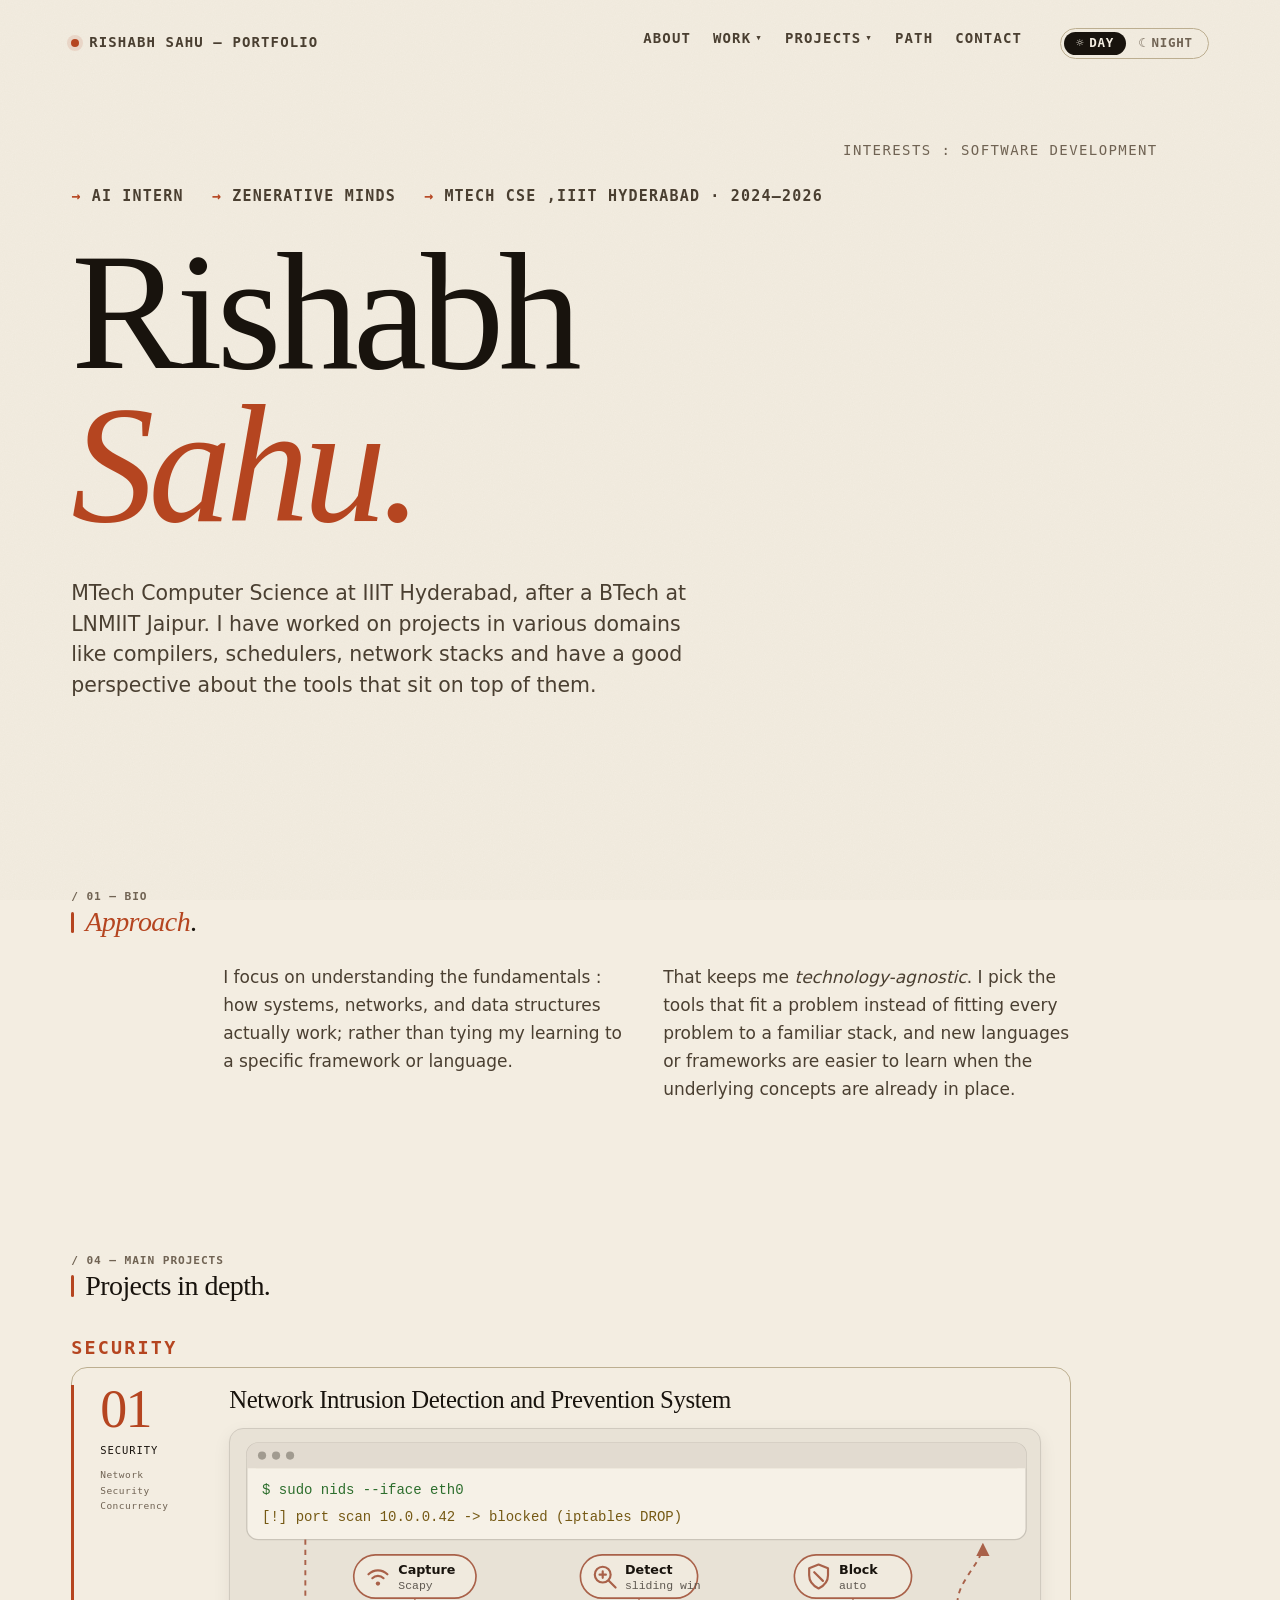
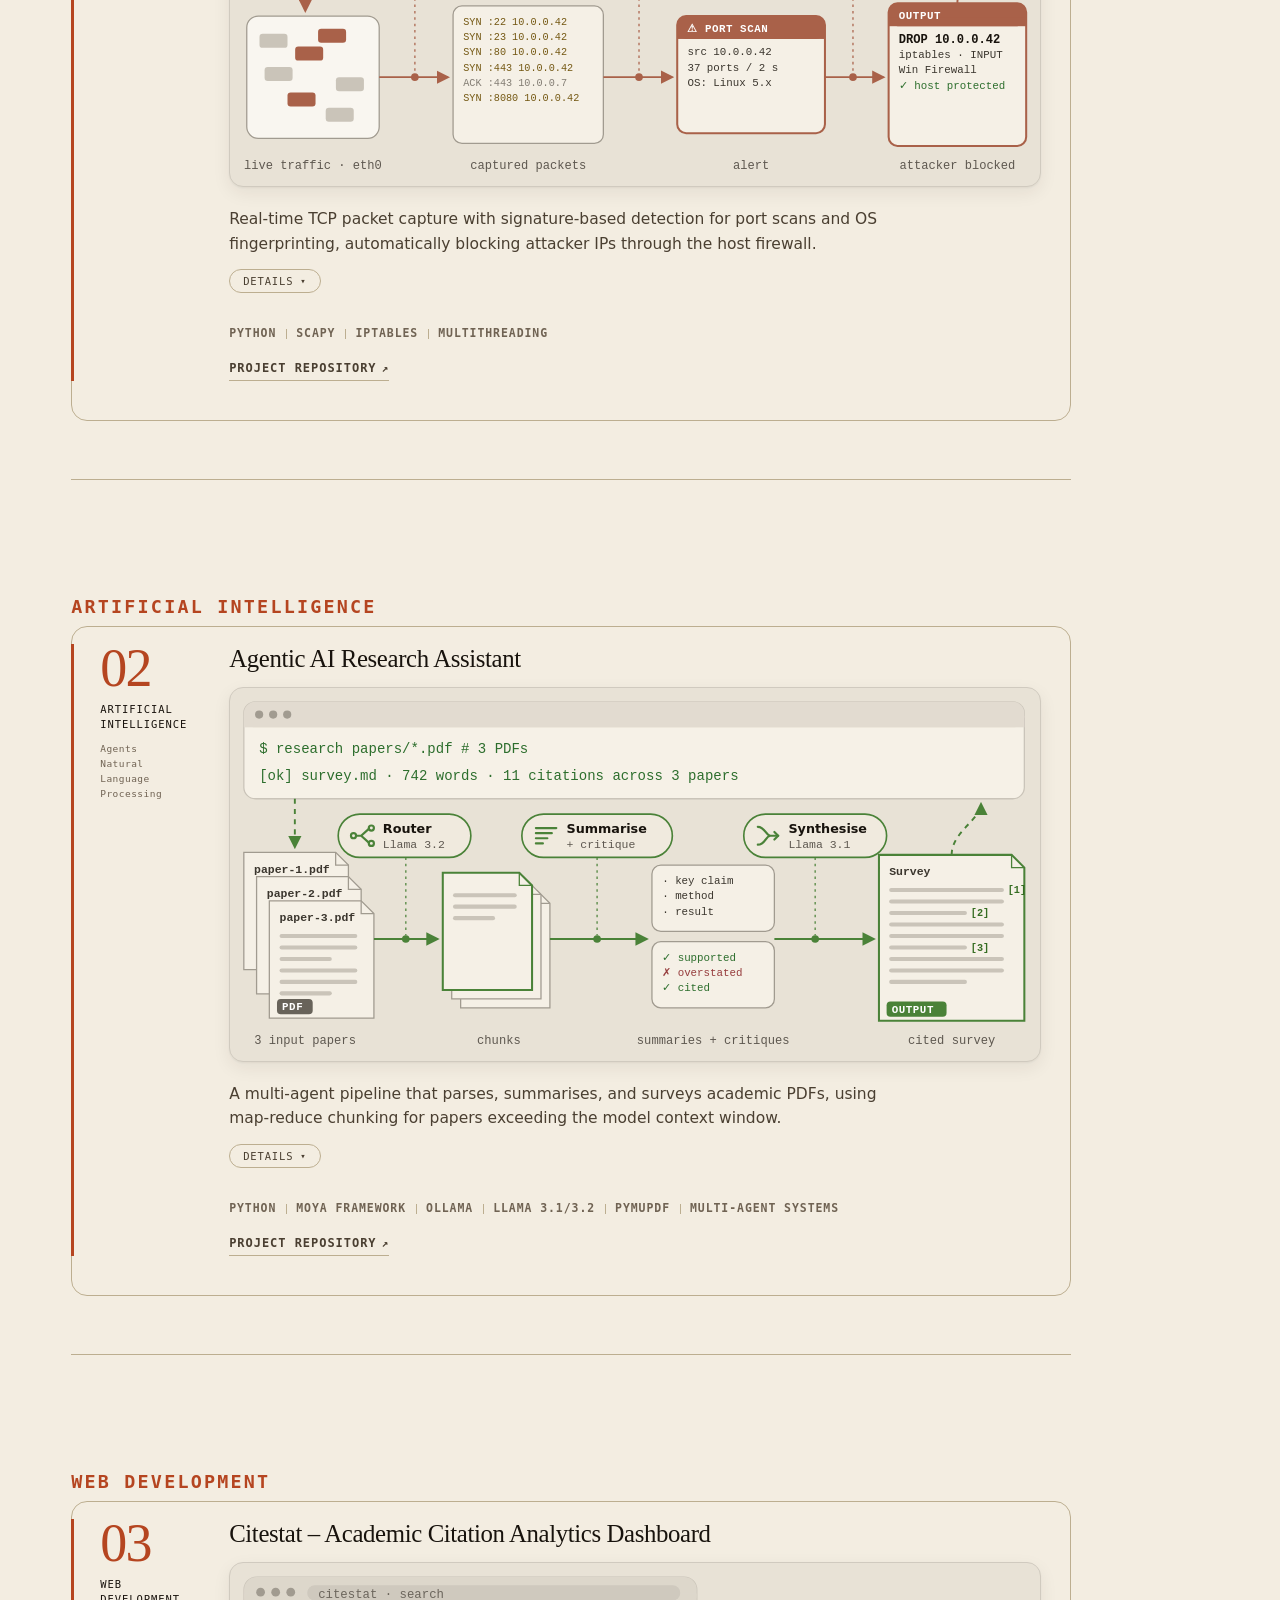
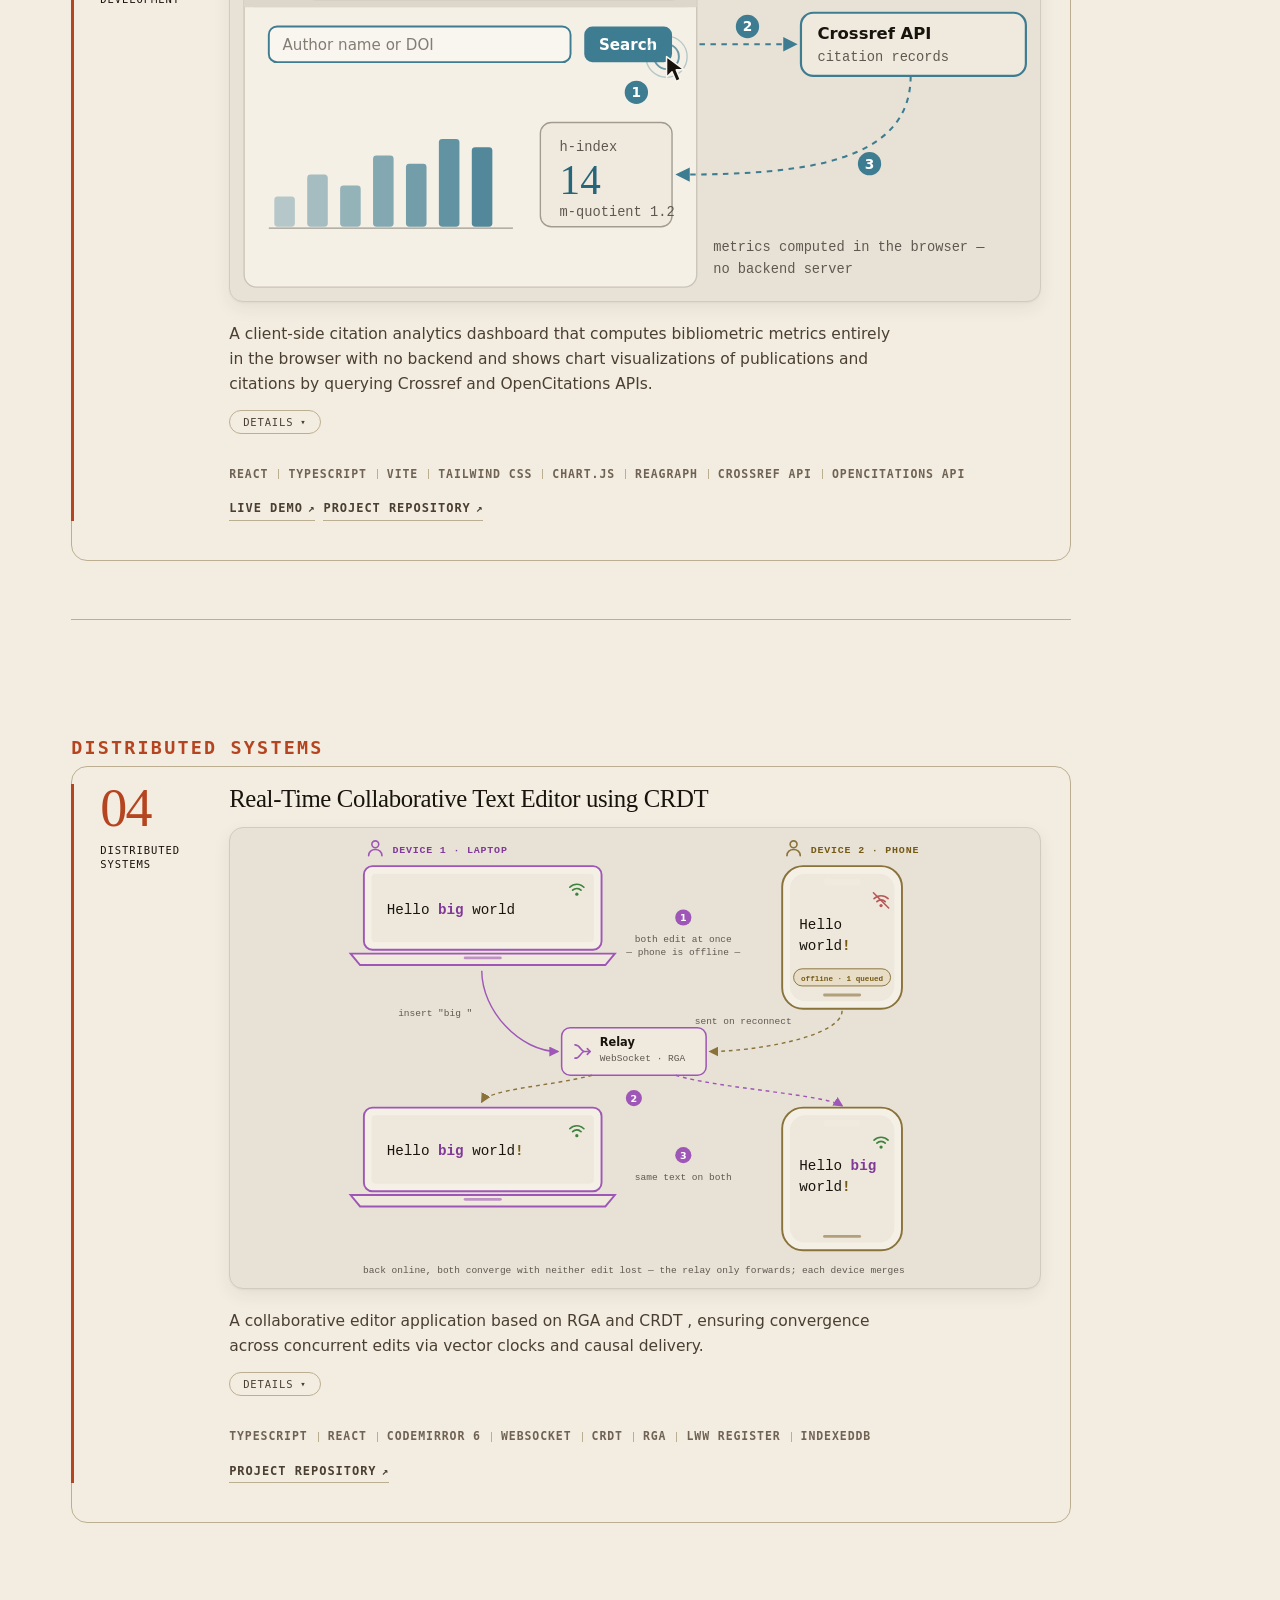
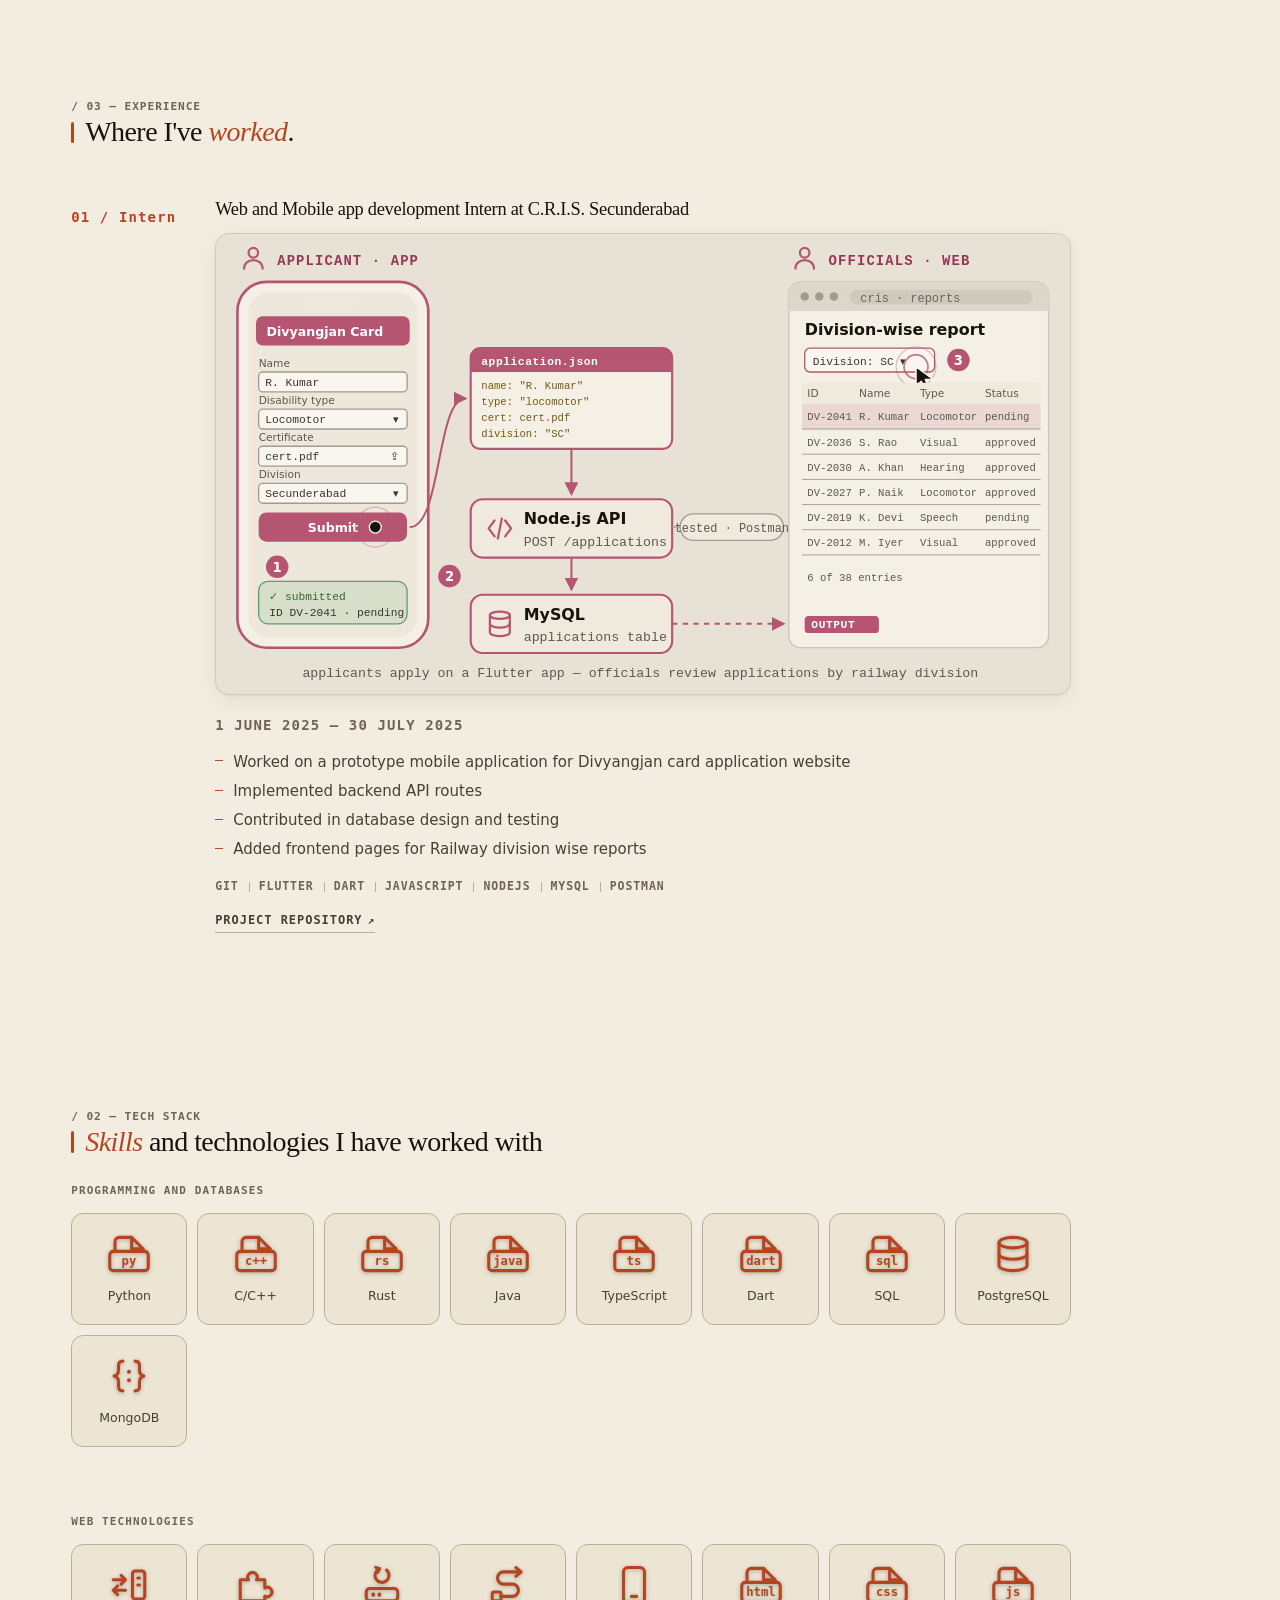
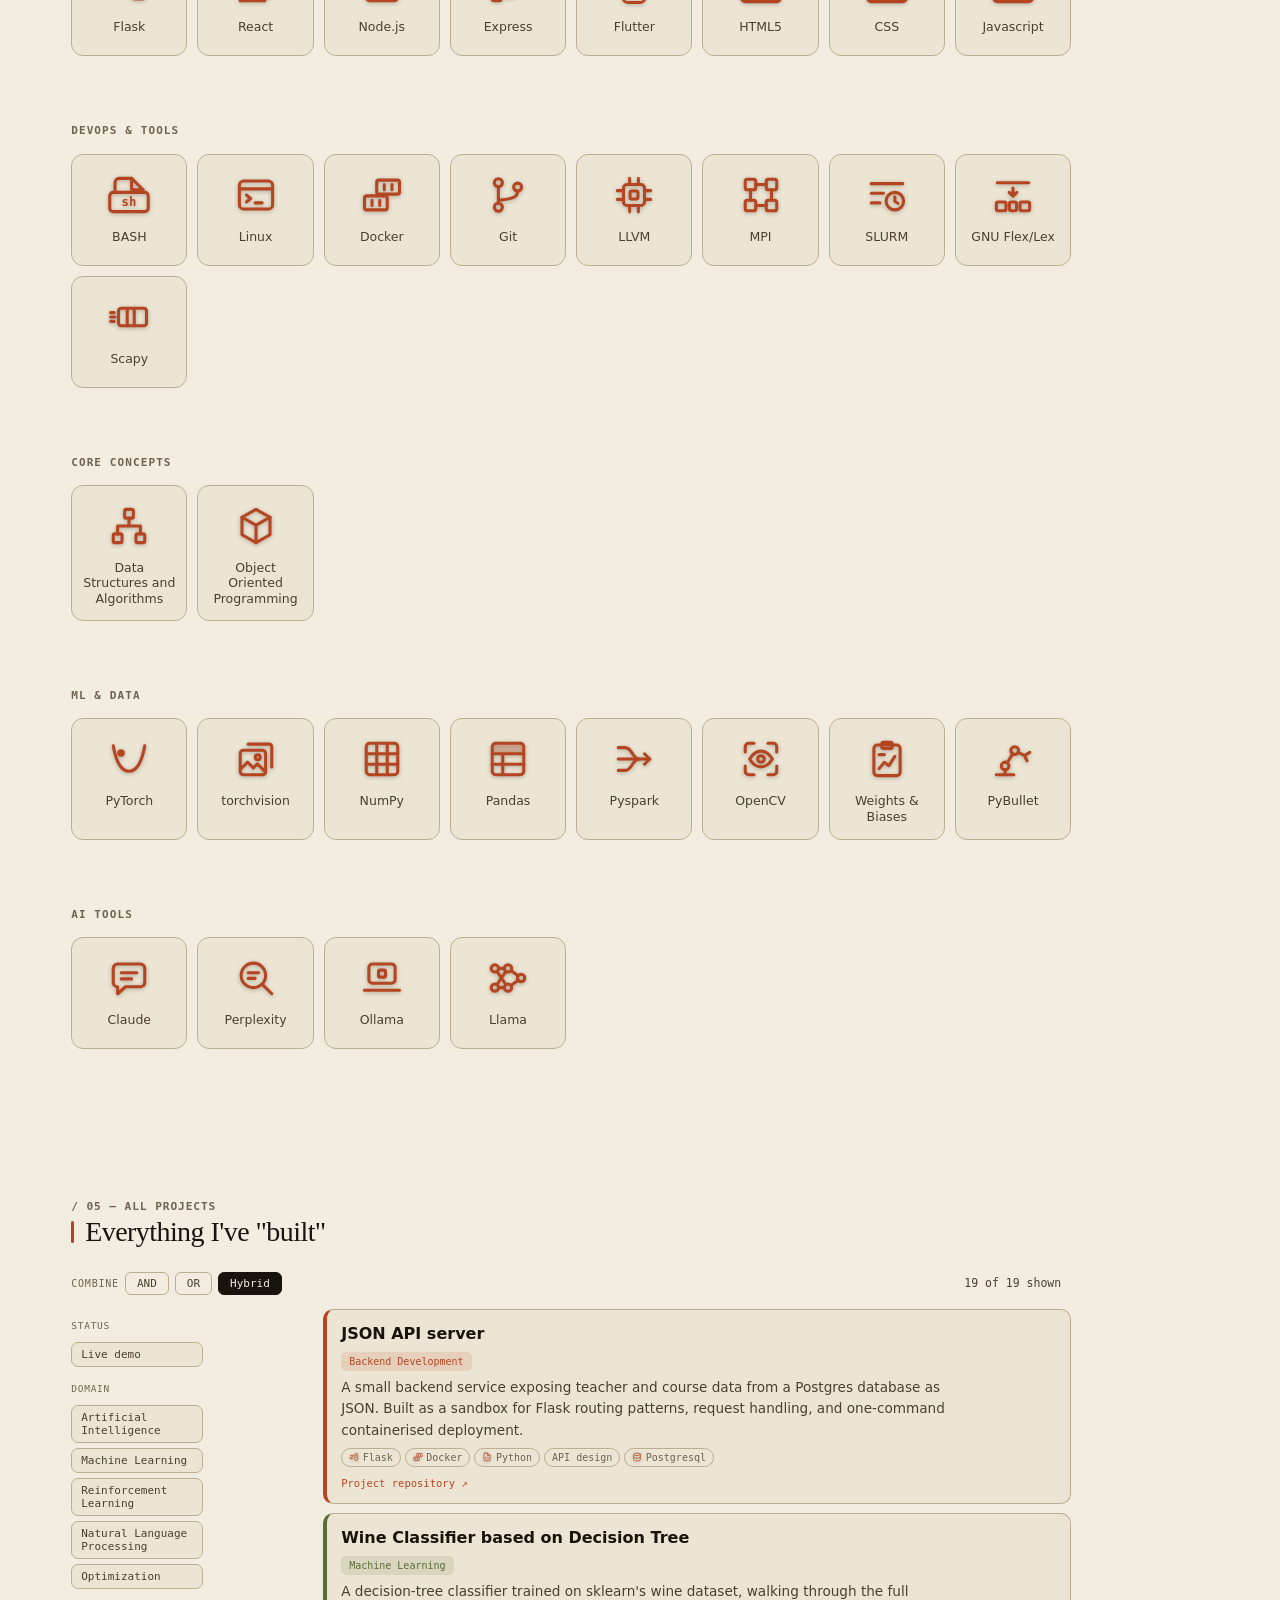
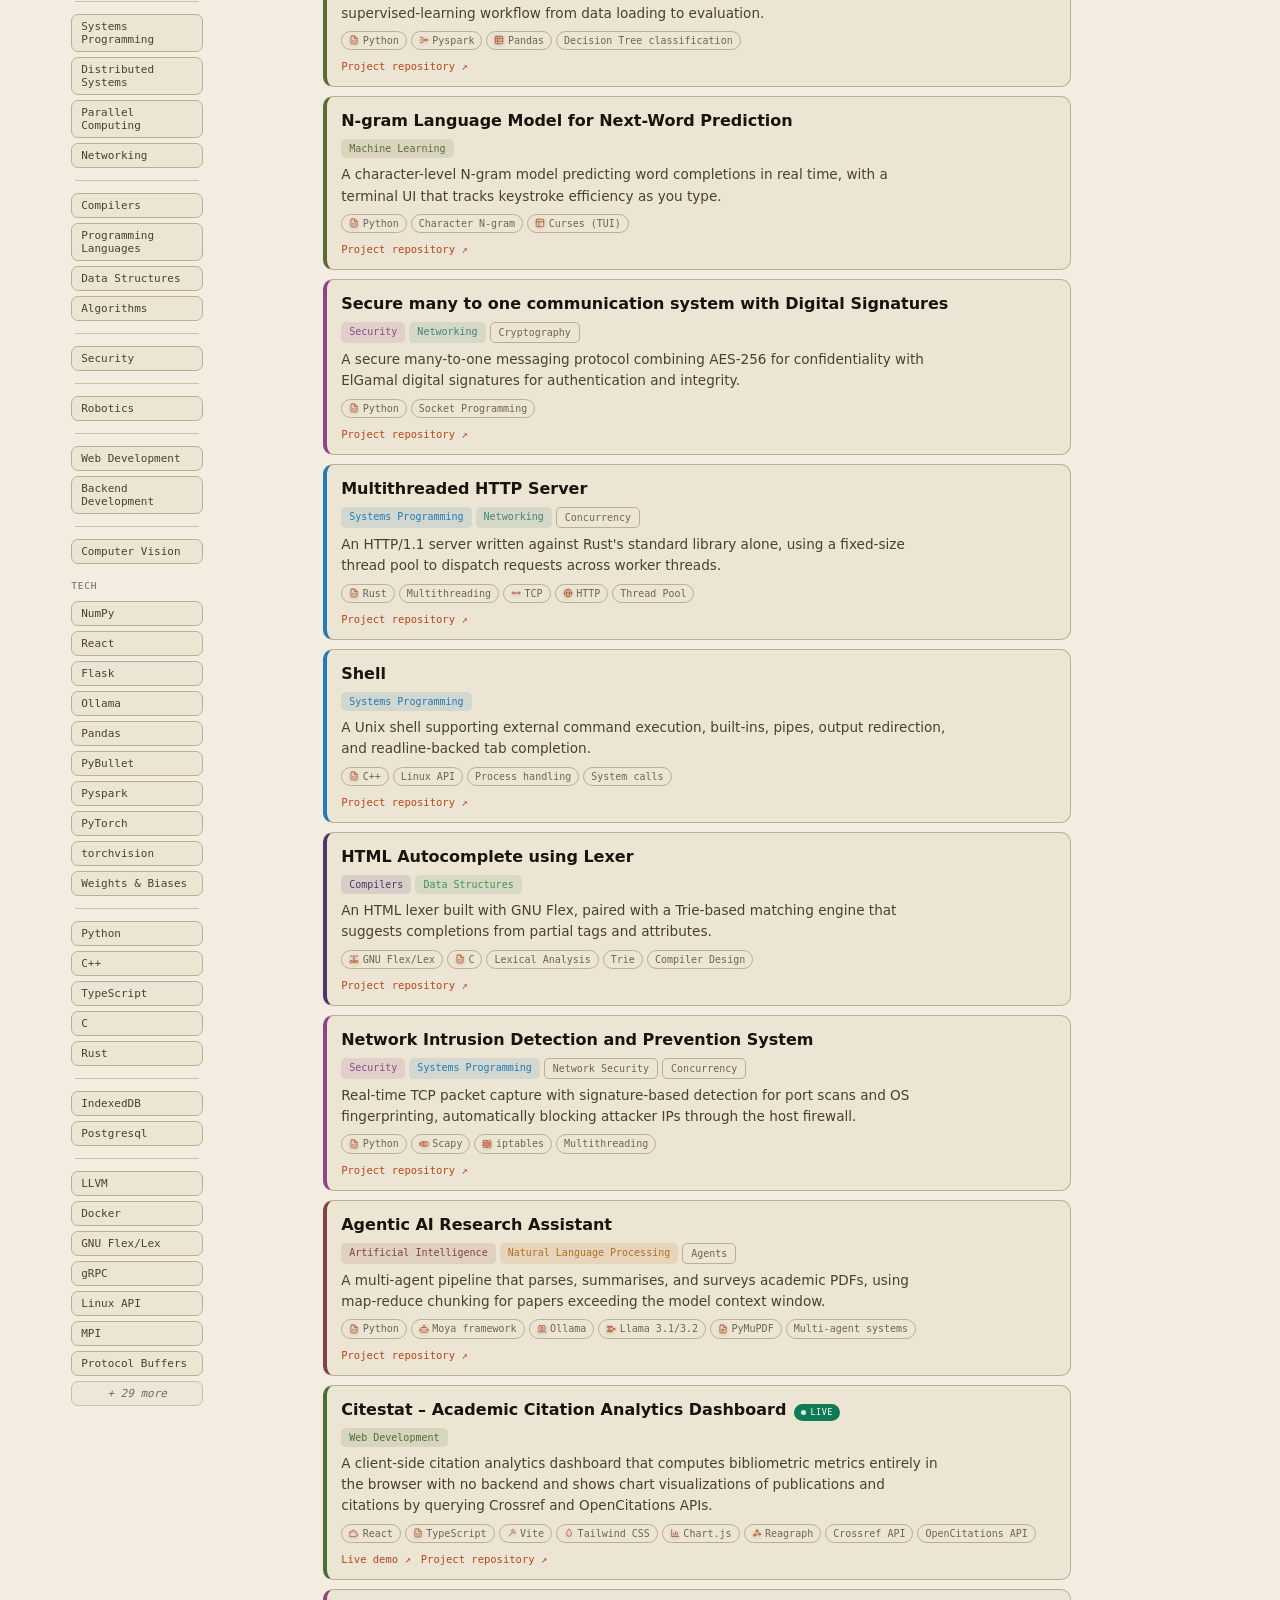
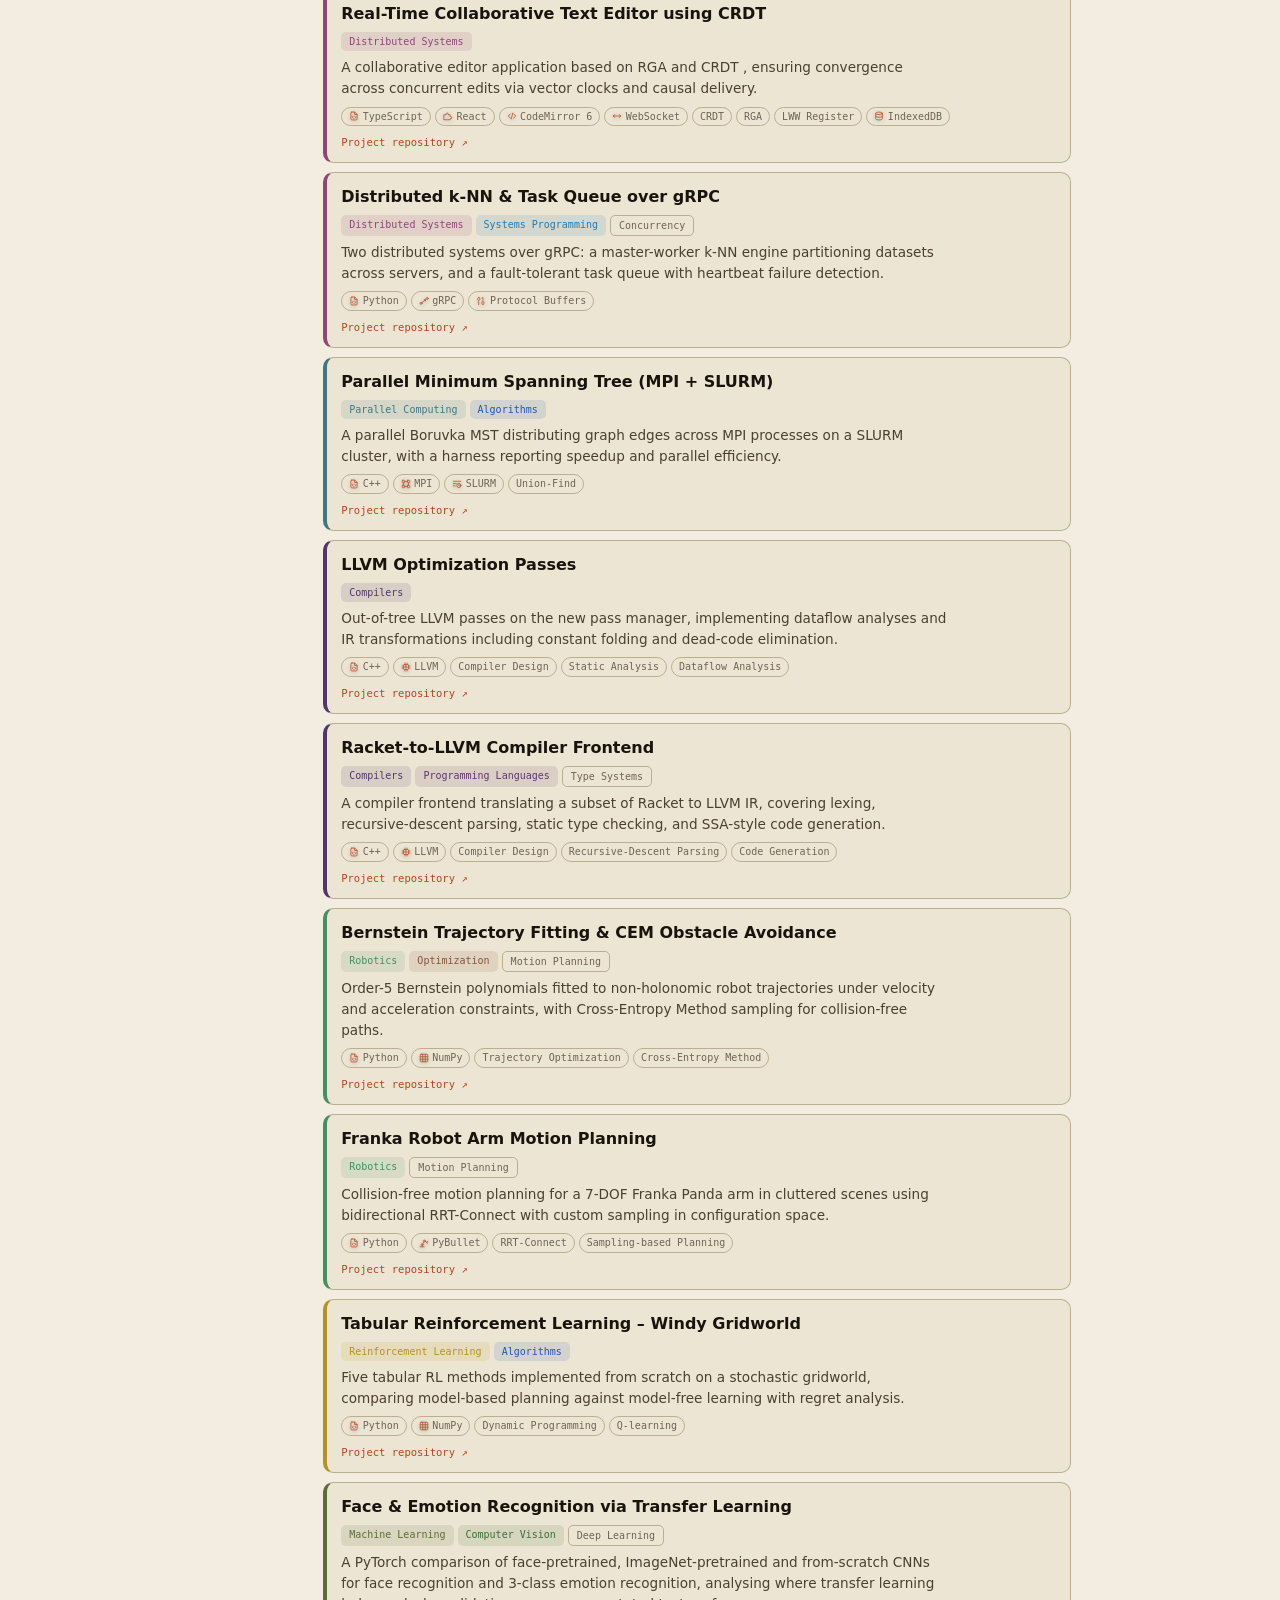
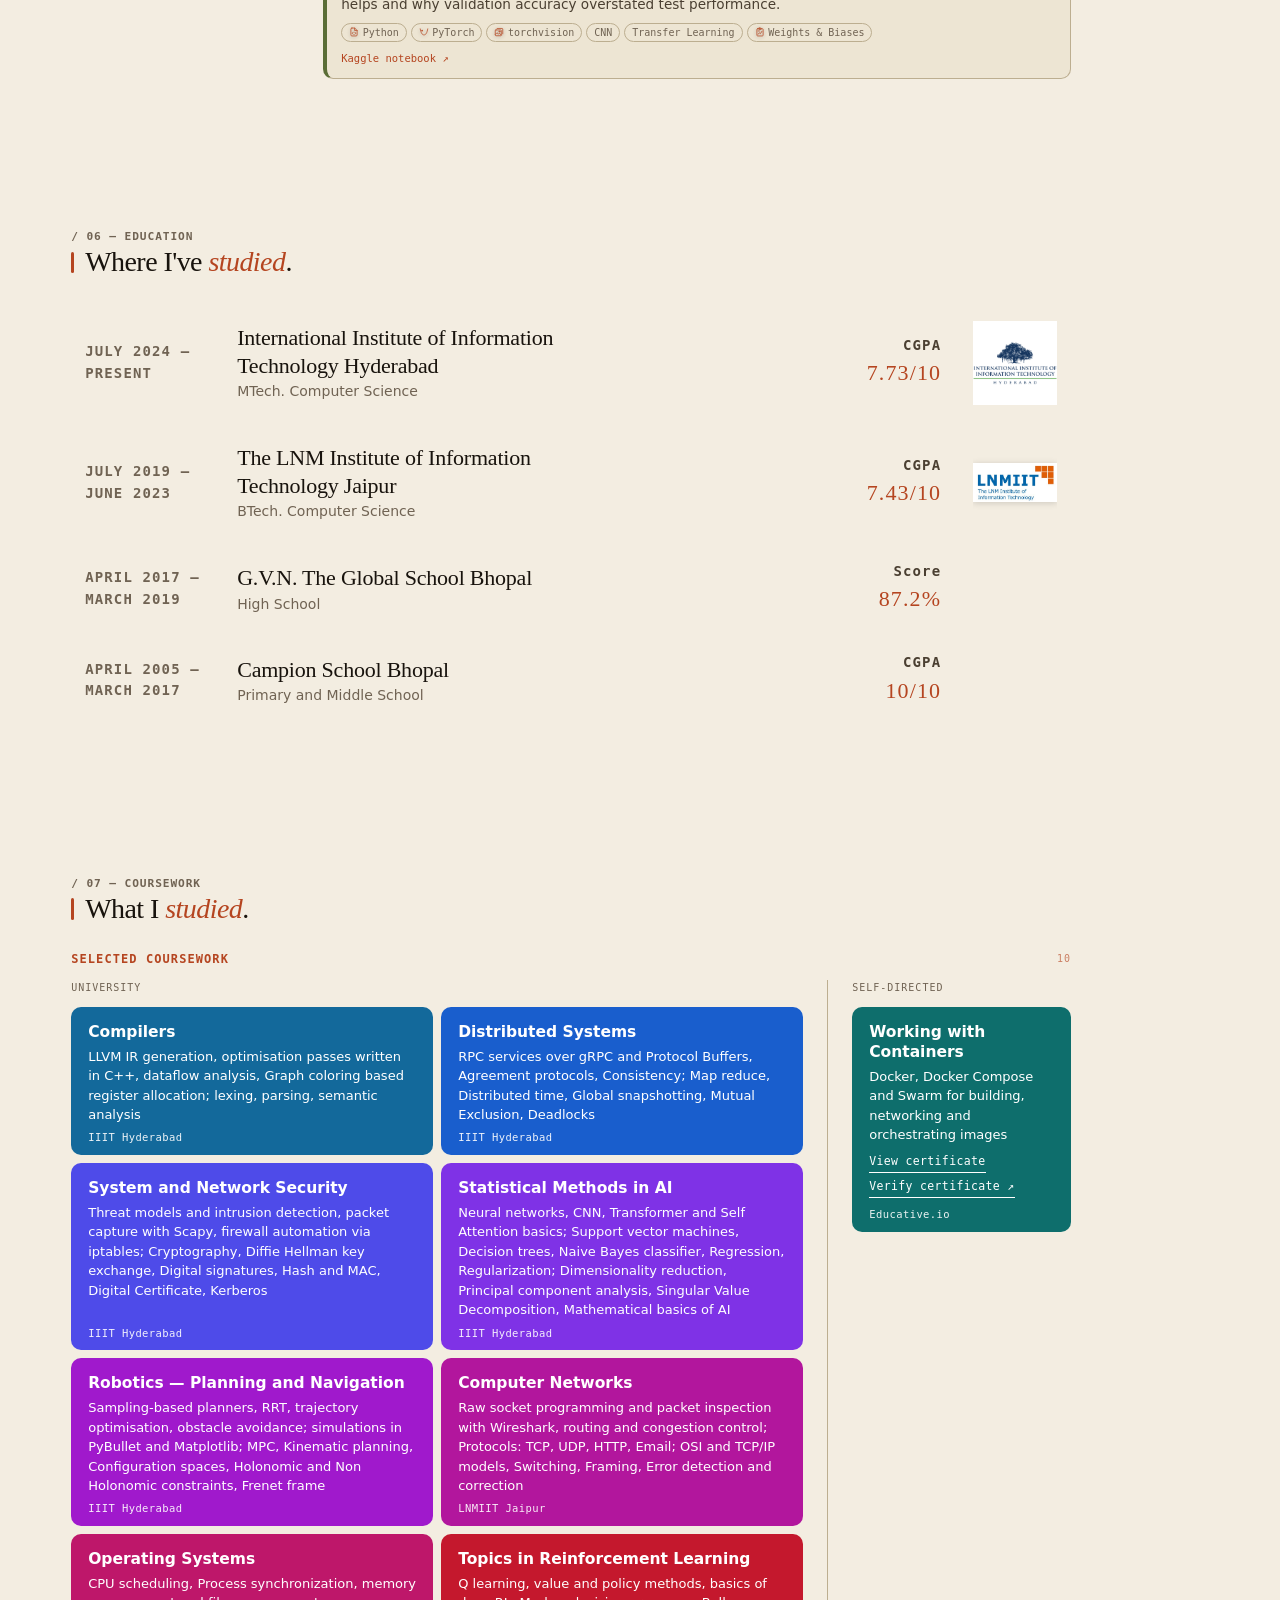
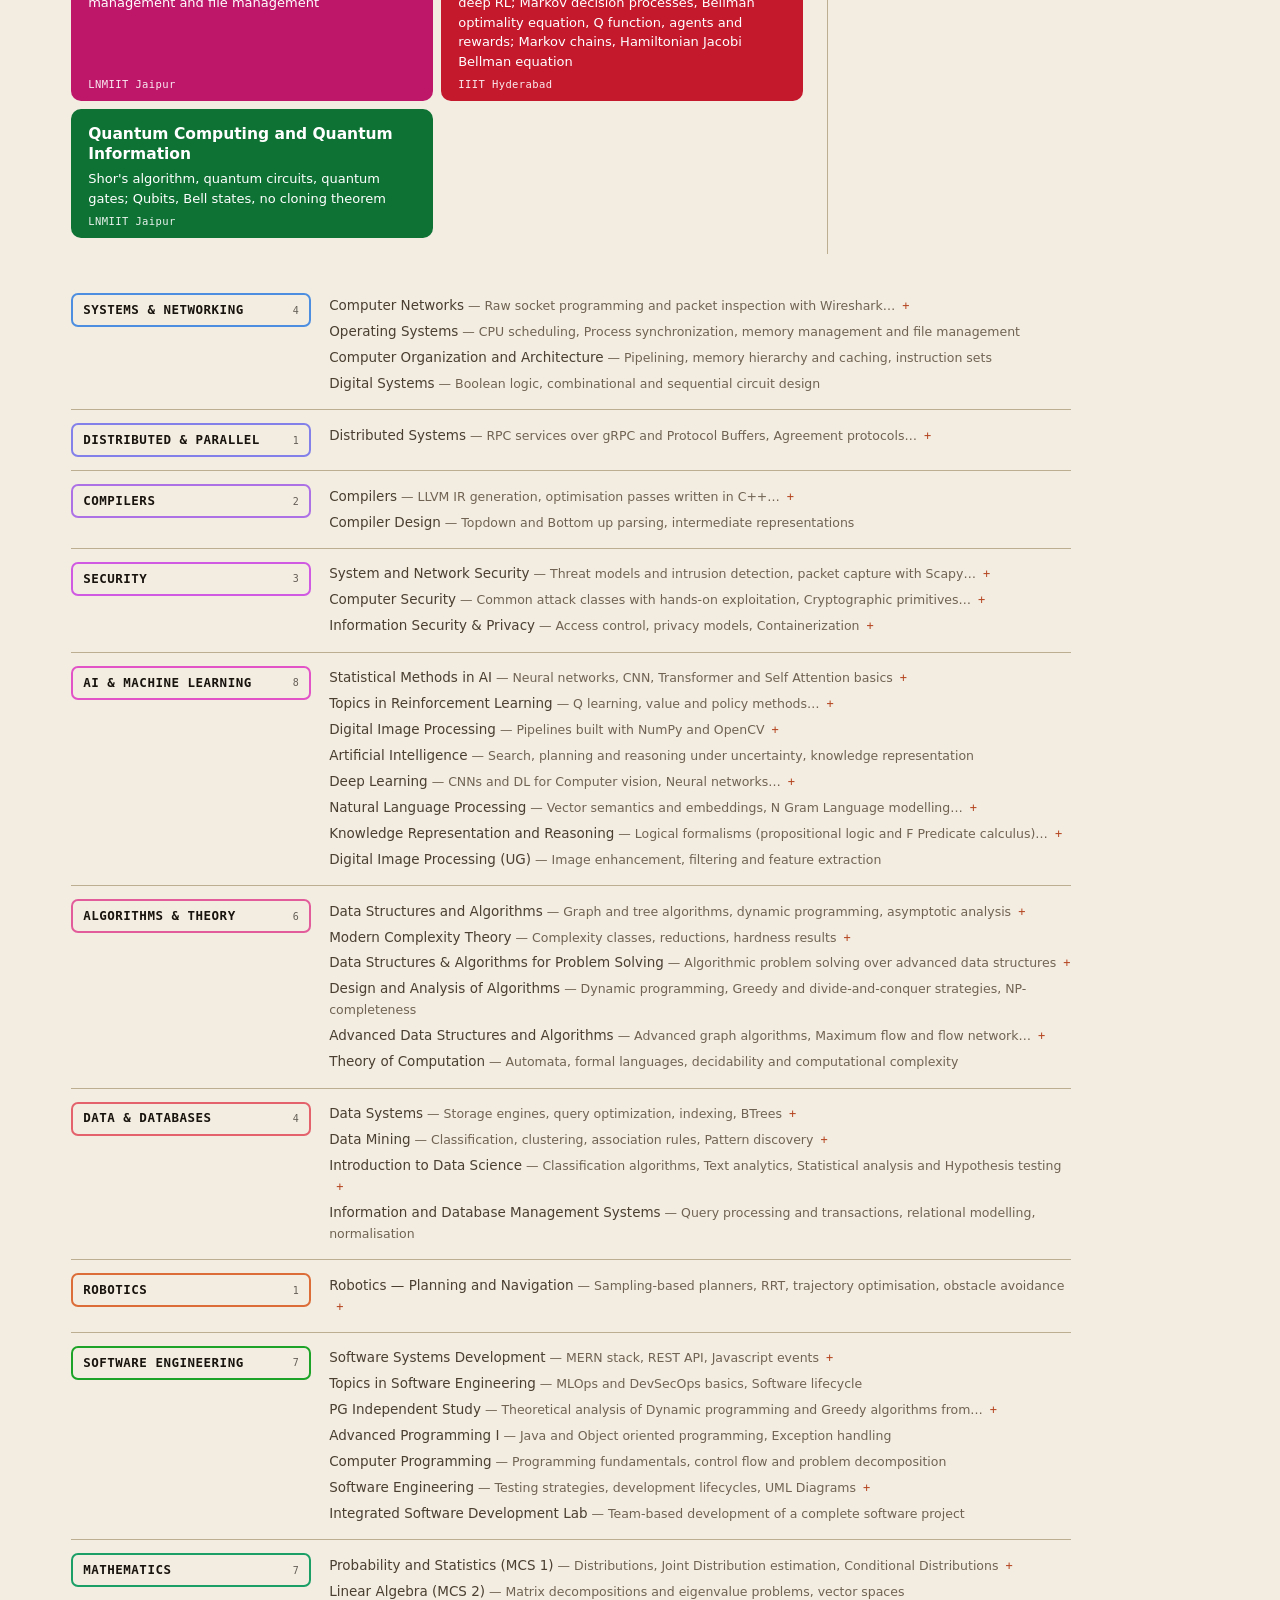
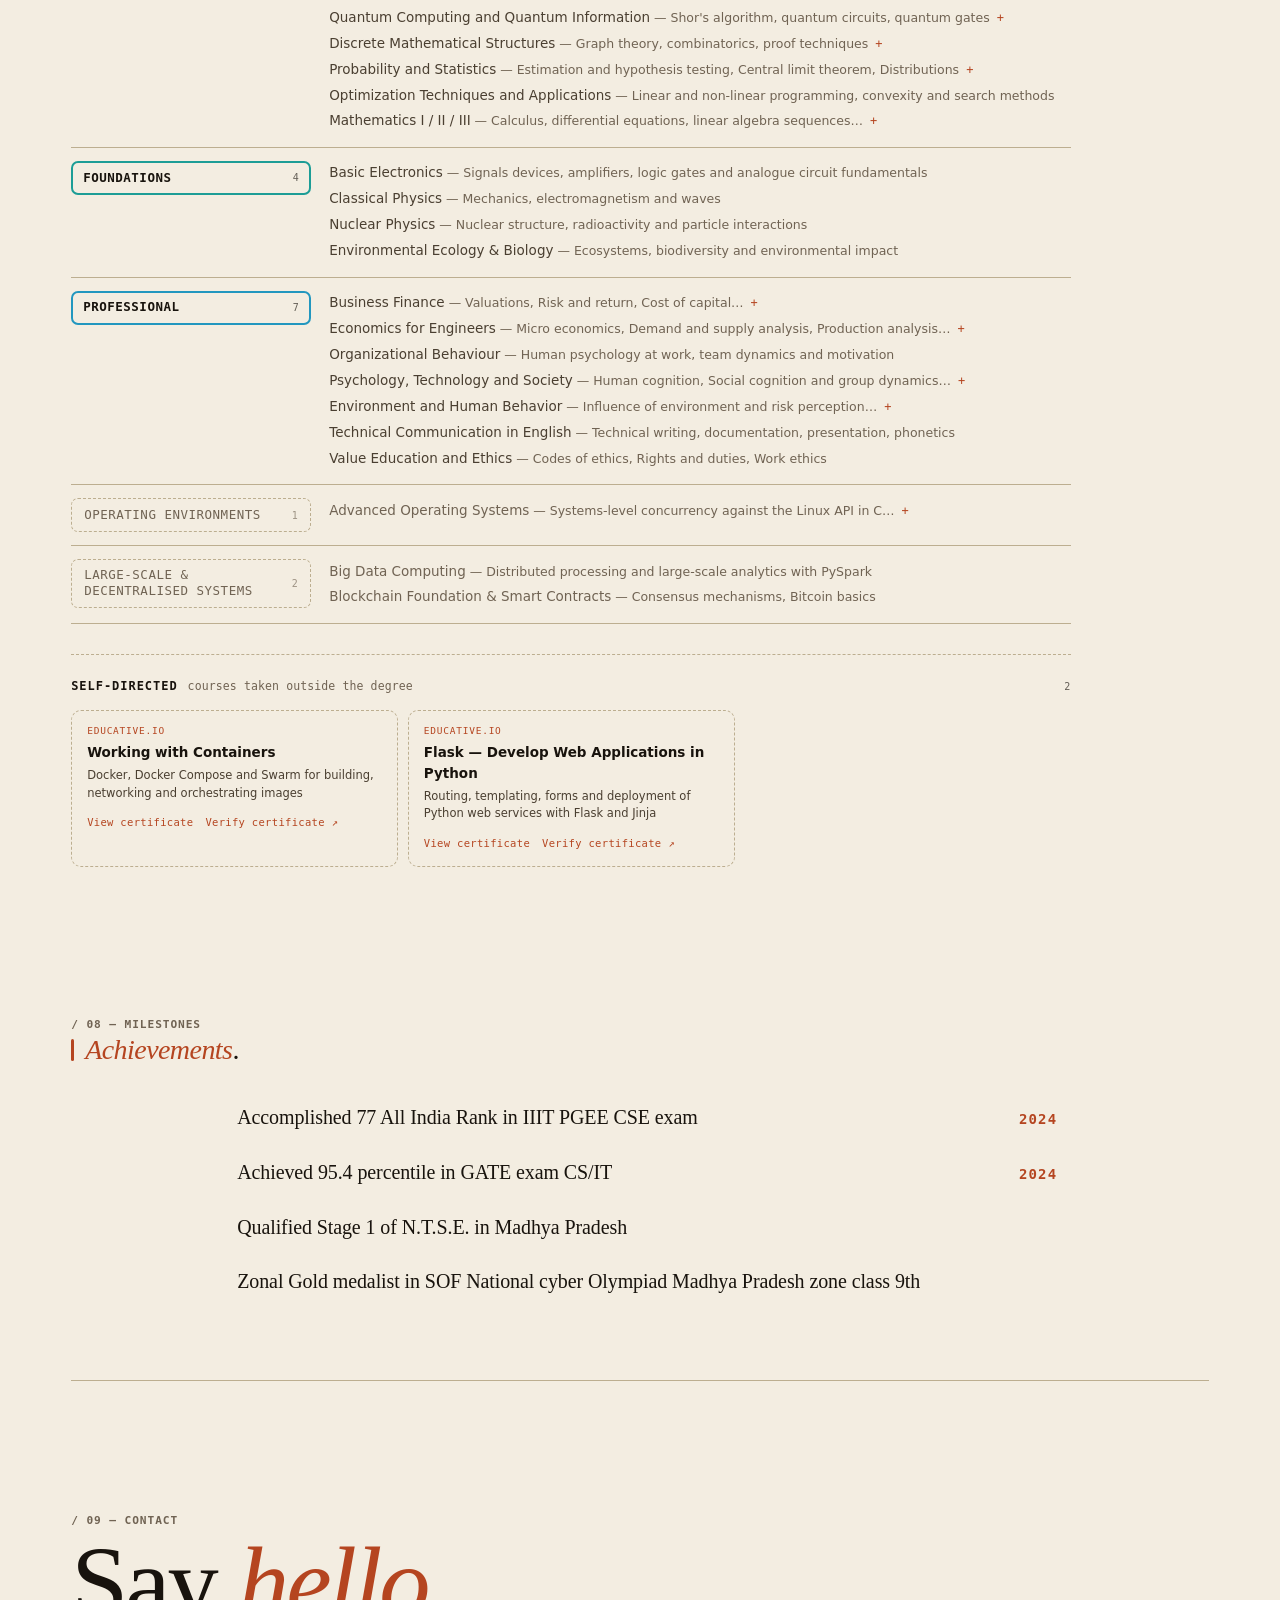
<file: index.html>
<!doctype html>
<html lang="en">
<head>
  <meta charset="utf-8">
  <meta name="viewport" content="width=device-width, initial-scale=1">
  <title>Rishabh Sahu — Portfolio</title>

  <!-- Inline SVG favicon: an RS monogram that picks up the page's accent
       colour. Data-URI so there's no extra file and no 404 in the console. -->
  <link rel="icon" href="data:image/svg+xml,%3Csvg xmlns='http://www.w3.org/2000/svg' viewBox='0 0 64 64'%3E%3Crect width='64' height='64' rx='12' fill='%23241f17'/%3E%3Ctext x='32' y='43' font-family='Georgia,serif' font-size='30' font-weight='600' fill='%23f3ede1' text-anchor='middle'%3ERS%3C/text%3E%3C/svg%3E">
  <meta name="description" content="Rishabh Sahu — MTech Computer Science at IIIT Hyderabad. Web, backend, and systems projects.">
  <link id="main-style" rel="stylesheet" href="style.css">

  <!-- Anti-FOUC theme init. Loaded synchronously here so the right
       palette class is on <html> BEFORE any paint. Kept external (not
       inline) so it survives strict CSPs from browsers and extensions
       (Ulaa's built-in dark mode, Brave Shields, etc.) which block
       <script> blocks. -->
  <script src="theme-init.js"></script>
</head>

<body>
  <div class="grain" aria-hidden="true"></div>

  <div class="shell">

    <!-- ============================================================
         TOP BAR
         ============================================================ -->
    <header class="topbar">
      <div class="mark">
        <span class="dot" aria-hidden="true"></span>
        <span>Rishabh Sahu — Portfolio</span>
      </div>
      <nav>
        <a href="#about">About</a>
        <a href="#work">Work</a>
        <a href="#projects-all">Projects</a>
        <a href="#education">Path</a>
        <a href="#contact">Contact</a>
        <div class="theme-switch" role="group" aria-label="Toggle day or night mode">
          <button type="button" class="theme-opt" id="btn-day" aria-pressed="false" title="Switch to day mode">
            <span aria-hidden="true">☼</span> Day
          </button>
          <button type="button" class="theme-opt" id="btn-night" aria-pressed="false" title="Switch to night mode">
            <span aria-hidden="true">☾</span> Night
          </button>
        </div>
      </nav>
    </header>

    <!-- ============================================================
         HERO
         ============================================================ -->
    <section class="hero" id="hero">
      <div class="meta" id="hero-meta">
        <span>AI Intern </span>
        <span>Zenerative minds</span>
        <span>MTech CSE ,IIIT Hyderabad · 2024–2026</span>
      </div>

      <h1>
        Rishabh<br>
        <span class="italic">Sahu.</span>
      </h1>

      <p class="lede" id="hero-lede">
        MTech Computer Science student at IIIT Hyderabad, after a BTech at
        LNMIIT. Comfortable picking up <em>new stacks and domains</em> as
        the work demands.
      </p>

      <div class="corner">
        Open to<br>
        <b>new-grad roles<br>&amp; 2026 internships</b>
      </div>
    </section>

    <!-- ============================================================
         ABOUT
         ============================================================ -->
    <section class="block reveal" id="about">
      <span class="col-label">/ 01 — bio</span>
      <div class="section-head">
        <h2 data-section-title="About"><em>Approach</em>.</h2>
      </div>
      <div class="about-grid" id="about-copy">
        <div></div>
        <p>
          I focus on understanding the fundamentals : how systems,
          networks, and data structures actually work; rather than
          tying my learning to a specific framework or language.
        </p>
        <p>
          That keeps me <em>technology-agnostic</em>. I pick the tools
          that fit a problem instead of fitting every problem to a
          familiar stack, and new languages or frameworks are easier
          to learn when the underlying concepts are already in place.
        </p>
      </div>
    </section>


    <!-- ============================================================
         SELECTED WORK — featured projects
         ============================================================ -->
    <section class="block reveal" id="featured">
      <span class="col-label">/ 04 — Projects in depth</span>
      <div class="section-head">
        <h2 data-section-title="Featured">Selected <em>projects</em>.</h2>
      </div>
      <div class="work-list" id="featured-projects"></div>
    </section>


    <!-- ============================================================
         EXPERIENCE — internships
         ============================================================ -->
    <section class="block reveal" id="work">
      <span class="col-label">/ 03 — experience</span>
      <div class="section-head">
        <h2 data-section-title="Work">Where I've <em>worked</em>.</h2>
      </div>
      <div class="work-list" id="internship-list"></div>
    </section>
 <!-- ============================================================
         SKILLS
         ============================================================ -->
    <section class="block reveal" id="skills">
      <span class="col-label">/ 02 — Tech stack</span>
      <div class="section-head">
        <h2 data-section-title="Skills"> <em>Skills</em> and technologies I have worked with</h2>
      </div>
      <div class="skills-grid">
        <div aria-hidden="true"></div>
        <div id="skills-list"></div>
      </div>
    </section>

    <!-- ============================================================
         ALL PROJECTS
         ============================================================ -->
    <section class="block reveal" id="projects-all">
      <span class="col-label">/ 05 — index</span>
      <div class="section-head">
        <h2 data-section-title="Projects">Everythin I've<em>built</em>.</h2>
      </div>

      <!-- Filter controls: combine-logic switch + live status readout.
           Populated by script.js once resume.tex has parsed. -->
      <div class="pf-controls">
        <div class="pf-logic" role="group" aria-label="How filters combine">
          <span class="pf-logic-label">Combine</span>
          <button type="button" class="pf-lg" data-logic="and">AND</button>
          <button type="button" class="pf-lg" data-logic="or">OR</button>
          <button type="button" class="pf-lg is-on" data-logic="hybrid">Hybrid</button>
        </div>
        <div class="pf-status">
          <span id="pf-count"></span>
          <button type="button" class="pf-clear" id="pf-clear" hidden>clear all</button>
          <span class="pf-hover-hint" id="pf-hover-hint" aria-live="polite"></span>
        </div>
      </div>

      <!-- Mobile-only filter chips (hidden on wide screens by CSS) -->
      <div class="pf-chips" id="pf-chips"></div>

      <!-- Wide-screen layout: filter rail | SVG gutter | project list.
           On narrow screens CSS collapses this to a single column and the
           rail + gutter are hidden in favour of .pf-chips above. -->
      <div class="pf-wire" id="pf-wire">
        <div class="pf-rail" id="pf-rail"></div>
        <div class="pf-gutter" id="pf-gutter" aria-hidden="true">
          <svg id="pf-lines" xmlns="http://www.w3.org/2000/svg"></svg>
        </div>
        <div class="all-projects" id="all-projects"></div>
      </div>
    </section>

    <!-- ============================================================
         EDUCATION
         ============================================================ -->
    <section class="block reveal" id="education">
      <span class="col-label">/ 06 — education</span>
      <div class="section-head">
        <h2 data-section-title="Education">Where I've <em>studied</em>.</h2>
      </div>
      <div class="timeline" id="education-list"></div>
    </section>

    <!-- ============================================================
         COURSES
         ============================================================ -->
    <section class="block reveal" id="courses">
      <span class="col-label">/ 07 — coursework</span>
      <div class="section-head">
        <h2 data-section-title="Courses">What I <em>studied</em>.</h2>
      </div>
      <div id="courses-featured" class="courses-featured"></div>
      <div id="courses-list" class="courses-grid"></div>
    </section>


    <!-- ============================================================
         RECOGNITION
         ============================================================ -->
    <section class="block reveal" id="achievements">
      <span class="col-label">/ 08 — milestones</span>
      <div class="section-head">
        <h2><em>Recognition</em>.</h2>
      </div>
      <div class="recog-list">
        <div aria-hidden="true"></div>
        <ul id="accomplishments-list"></ul>
      </div>
    </section>

    <!-- ============================================================
         CONTACT / COLOPHON
         ============================================================ -->
    <section class="colophon reveal" id="contact">
      <span class="col-label">/ 09 — contact</span>
      <h2 data-section-title="Contact">Say <em>hello</em>.</h2>

      <div class="contact-grid">
        <div class="item">
          <h5>Email</h5>
          <a id="contact-email" href="#">—</a>
        </div>
        <div class="item">
          <h5>Phone</h5>
          <a id="contact-phone" href="#">—</a>
        </div>
        <div class="item">
          <h5>LinkedIn</h5>
          <a id="contact-linkedin" href="#" target="_blank" rel="noopener">—</a>
        </div>
        <div class="item">
          <h5>GitHub</h5>
          <a id="contact-github" href="#" target="_blank" rel="noopener">—</a>
        </div>
        <div class="item">
          <h5>GitLab</h5>
          <a id="contact-gitlab" href="#" target="_blank" rel="noopener">—</a>
        </div>
      </div>

      <div class="foot">
        <span> <span id="year"></span> Rishabh Sahu</span>
      </div>
    </section>

  </div>

  <!-- All page logic (year setter, theme toggle handler, LaTeX parser
       and renderer) lives in external files so they survive CSPs that
       block inline <script>. -->
  <script src="projects.js"></script>
  <script src="script.js"></script>

  <!-- Dev-only style editor. Rather than shipping a <script src> that every
       visitor downloads just to have the file disable itself, this loads
       editor.js ONLY on a local address. On the hosted site the condition is
       false and nothing is fetched — the editor costs visitors zero bytes.
       Force it with ?editor=1, suppress it with ?editor=0. -->
  <script>
    (function () {
      var h = location.hostname, q = location.search;
      var local = h === 'localhost' || h === '127.0.0.1' || h === '::1' ||
                  h === '' || /^192\.168\./.test(h);
      if (/[?&]editor=0/.test(q)) return;
      if (!local && !/[?&]editor=1/.test(q)) return;
      var s = document.createElement('script');
      s.src = 'editor.js';
      document.body.appendChild(s);
    })();
  </script>
</body>
</html>
</file>
<file: style.css>
/* theme-id: default   hash: d9a6e3f1
   site-config.json keys colour overrides by this id. */
:root { --theme-id: "default"; --theme-hash: "d9a6e3f1"; }

/* ============================================================
   Rishabh Sahu — Portfolio styles
   --------------------------------------------------------------
   This file is fully self-contained: no Google Fonts, no CDNs.
   Light + dark theme switch automatically with the OS preference.

   Sections:
     1. Tokens (light + dark palettes, fonts, spacing)
     2. Reset & base + paper grain
     3. Layout shell
     4. Top bar
     5. Hero
     6. Section pattern
     7. About
     8. Work / Featured projects
     9. All projects (compact list)
    10. Timeline (Education)
    11. Skills
    12. Recognition
    13. Colophon / Contact
    14. Reveal & hero animations

   --- Want the original Fraunces / Manrope typography back? ---
   Drop .woff2 files into a /fonts folder in the repo, then
   uncomment the @font-face block immediately below.
   ============================================================ */

/*
@font-face {
  font-family: "Fraunces";
  src: url("fonts/Fraunces-Variable.woff2") format("woff2-variations");
  font-weight: 100 900;
  font-style: normal;
  font-display: swap;
}
@font-face {
  font-family: "Fraunces";
  src: url("fonts/Fraunces-Italic-Variable.woff2") format("woff2-variations");
  font-weight: 100 900;
  font-style: italic;
  font-display: swap;
}
@font-face {
  font-family: "Manrope";
  src: url("fonts/Manrope-Variable.woff2") format("woff2-variations");
  font-weight: 200 800;
  font-style: normal;
  font-display: swap;
}
@font-face {
  font-family: "JetBrainsMono";
  src: url("fonts/JetBrainsMono-Regular.woff2") format("woff2");
  font-weight: 400;
  font-style: normal;
  font-display: swap;
}
:root {
  --serif: "Fraunces", ui-serif, Georgia, serif;
  --sans:  "Manrope", system-ui, -apple-system, sans-serif;
  --mono:  "JetBrainsMono", ui-monospace, Menlo, monospace;
}
*/


/* ---------- 1. Tokens ---------- */
:root {
  /* Light mode (default) */
  --bg:         #f3ede1;
  --bg-soft:    #ede5d3;
  --ink:        #18130d;
  --ink-soft:   #4a3f31;
  --muted:      #706353;   /* 4.65:1 on --bg-soft: readable body text */
  --rule:       #bcae90;   /* hairline; decorative, not a UI boundary */
  --accent:     #b54520;
  --accent-soft:#d16c3f;   /* was #d8825c — only 2.48:1, now 3.04:1 */

  /* Grain swatches (light mode shows dark speckles on cream) */
  --grain-svg: url("data:image/svg+xml;utf8,<svg xmlns='http://www.w3.org/2000/svg' width='180' height='180'><filter id='n'><feTurbulence type='fractalNoise' baseFrequency='0.9' numOctaves='2' stitchTiles='stitch'/><feColorMatrix values='0 0 0 0 0.05  0 0 0 0 0.04  0 0 0 0 0.02  0 0 0 0.08 0'/></filter><rect width='100%25' height='100%25' filter='url(%23n)'/></svg>");
  --grain-blend: multiply;
  --grain-opacity: 0.35;

  /* System font stacks — no external fonts */
  --serif: ui-serif, "Iowan Old Style", "Apple Garamond", Baskerville, "Times New Roman", "Source Serif Pro", Georgia, serif;
  --sans:  system-ui, -apple-system, BlinkMacSystemFont, "Segoe UI Variable", "Segoe UI", Roboto, "Helvetica Neue", Arial, sans-serif;
  --mono:  ui-monospace, "SF Mono", "Cascadia Mono", "Source Code Pro", Menlo, Consolas, "DejaVu Sans Mono", monospace;

  --max: 1240px;
  --gutter: clamp(20px, 4vw, 56px);

  color-scheme: light;
}

@media (prefers-color-scheme: dark) {
  :root:not(.theme-light) {
    --bg:         #16111f;
    --bg-soft:    #1e1729;
    --ink:        #e9e3f2;
    --ink-soft:   #b6abc9;
    --muted:      #8d84a3;   /* 4.69:1 on --bg-soft */
    --rule:       #37304a;   /* lifted from #3a3225 for visible dividers */
    --accent:     #b98cf0;
    --accent-soft:#cdb0f7;

    /* Grain in dark mode: light speckles, screen-blended for subtle highlights */
    --grain-svg: url("data:image/svg+xml;utf8,<svg xmlns='http://www.w3.org/2000/svg' width='180' height='180'><filter id='n'><feTurbulence type='fractalNoise' baseFrequency='0.9' numOctaves='2' stitchTiles='stitch'/><feColorMatrix values='0 0 0 0 0.95  0 0 0 0 0.92  0 0 0 0 0.85  0 0 0 0.05 0'/></filter><rect width='100%25' height='100%25' filter='url(%23n)'/></svg>");
    --grain-blend: screen;
    --grain-opacity: 0.5;

    color-scheme: dark;
  }
}

/* User-forced dark mode (toggle button in the top bar). Always wins,
   regardless of the OS preference. */
:root.theme-dark {
  --bg:         #16111f;
  --bg-soft:    #1e1729;
  --ink:        #e9e3f2;
  --ink-soft:   #b6abc9;
  --muted:      #8d84a3;   /* 4.69:1 on --bg-soft */
  --rule:       #37304a;   /* lifted from #3a3225 for visible dividers */
  --accent:     #b98cf0;
  --accent-soft:#cdb0f7;

  --grain-svg: url("data:image/svg+xml;utf8,<svg xmlns='http://www.w3.org/2000/svg' width='180' height='180'><filter id='n'><feTurbulence type='fractalNoise' baseFrequency='0.9' numOctaves='2' stitchTiles='stitch'/><feColorMatrix values='0 0 0 0 0.95  0 0 0 0 0.92  0 0 0 0 0.85  0 0 0 0.05 0'/></filter><rect width='100%25' height='100%25' filter='url(%23n)'/></svg>");
  --grain-blend: screen;
  --grain-opacity: 0.5;

  color-scheme: dark;
}


/* ---------- 2. Reset & base ---------- */
*, *::before, *::after { box-sizing: border-box; }

html { scroll-behavior: smooth; }

body {
  margin: 0;
  background: var(--bg);
  color: var(--ink);
  font-family: var(--sans);
  font-weight: 400;
  font-size: 16px;
  line-height: 1.55;
  -webkit-font-smoothing: antialiased;
  text-rendering: optimizeLegibility;
  overflow-x: hidden;
  transition: background-color 0.3s ease, color 0.3s ease;
}

/* Paper grain — theme-aware via CSS variables */
body::before {
  content: "";
  position: fixed;
  inset: 0;
  pointer-events: none;
  z-index: 1;
  opacity: var(--grain-opacity);
  mix-blend-mode: var(--grain-blend);
  background-image: var(--grain-svg);
}

a { color: inherit; text-decoration: none; }

::selection { background: var(--accent); color: var(--bg); }

code {
  font-family: var(--mono);
  font-size: 0.92em;
  padding: 1px 5px;
  background: var(--bg-soft);
  border-radius: 3px;
}


/* ---------- 3. Layout shell ---------- */
.shell {
  position: relative;
  z-index: 2;
  max-width: var(--max);
  margin: 0 auto;
  padding: 0 var(--gutter);
}


/* ---------- 4. Top bar ---------- */
.topbar {
  display: flex;
  align-items: center;
  justify-content: space-between;
  padding: 28px 0 0;
  font-family: var(--mono);
  font-size: 14px;
  letter-spacing: 0.06em;
  text-transform: uppercase;
  color: var(--ink-soft);
}
.topbar .mark { display: inline-flex; align-items: center; gap: 10px; }
.topbar .dot {
  width: 8px; height: 8px; border-radius: 50%;
  background: var(--accent);
  box-shadow: 0 0 0 4px rgba(181, 69, 32, 0.12);
}
.topbar nav { display: flex; gap: 22px; flex-wrap: wrap; }
.topbar nav a {
  position: relative;
  padding-bottom: 2px;
}
.topbar nav a::after {
  content: "";
  position: absolute;
  left: 0; right: 100%;
  bottom: 0;
  height: 1px;
  background: var(--ink);
  transition: right 0.4s cubic-bezier(.2,.7,.2,1);
}
.topbar nav a:hover::after { right: 0; }
@media (max-width: 720px) {
  .topbar nav { display: none; }
}


/* ---------- 5. Hero ---------- */
.hero {
  padding: clamp(80px, 14vh, 180px) 0 clamp(60px, 10vh, 120px);
  position: relative;
}
.hero .meta {
  display: flex;
  flex-wrap: wrap;
  gap: 28px;
  font-family: var(--mono);
  font-size: 15px;
  font-weight: 600;
  letter-spacing: 0.08em;
  text-transform: uppercase;
  color: var(--ink-soft);
  margin-bottom: 28px;
}
.hero .meta span::before { content: "→ "; color: var(--accent); }
.hero h1 {
  margin: 0;
  font-family: var(--serif);
  font-weight: 400;
  font-style: normal;
  font-size: clamp(56px, 13vw, 200px);
  line-height: 0.92;
  letter-spacing: -0.035em;
}
.hero h1 .italic {
  font-style: italic;
  font-weight: 400;
  color: var(--accent);
}
.hero .lede {
  margin-top: 36px;
  max-width: 620px;
  font-size: clamp(18px, 1.6vw, 22px);
  line-height: 1.5;
  color: var(--ink-soft);
  font-weight: 300;
}
.hero .lede em {
  font-family: var(--serif);
  font-style: italic;
  color: var(--accent);
  font-weight: 400;
}
.hero .corner {
  position: absolute;
  top: 80px;
  right: var(--gutter);
  font-family: var(--mono);
  font-size: 14px;
  letter-spacing: 0.1em;
  text-transform: uppercase;
  color: var(--muted);
  text-align: right;
  line-height: 1.7;
}
.hero .corner b { color: var(--ink); font-weight: 500; display: block; }
@media (max-width: 720px) {
  .hero .corner { display: none; }
}


/* ---------- 6. Section pattern ---------- */
section.block {
  /* Spacing comes from --block-pad-y so the editor's slider can drive it.
     This rule used to hardcode `clamp(60px, 9vh, 110px)`, which outranked
     the .block rule below on specificity — the slider was writing a
     variable nothing read, which is why it appeared to do nothing.
     The border-top is gone too: full-width rules between every section
     read as a printed CV rather than a page. */
  padding: calc(var(--block-pad-y, 4.5rem) * var(--density)) 0;
  position: relative;
}
.section-head {
  display: grid;
  grid-template-columns: 120px 1fr;
  gap: 32px;
  margin-bottom: 56px;
}
.section-head .num {
  font-family: var(--mono);
  font-size: 14px;
  letter-spacing: 0.1em;
  color: var(--accent);
  padding-top: 8px;
}
.section-head h2 {
  margin: 0;
  font-family: var(--serif);
  font-weight: 400;
  font-size: clamp(36px, 5vw, 60px);
  line-height: 1.02;
  letter-spacing: -0.02em;
}
.section-head h2 em {
  font-style: italic;
  color: var(--accent);
  font-weight: 400;
}
.col-label {
  font-family: var(--mono);
  font-size: 14px;
  letter-spacing: 0.12em;
  text-transform: uppercase;
  color: var(--muted);
}
@media (max-width: 640px) {
  .section-head { grid-template-columns: 1fr; gap: 12px; margin-bottom: 36px; }
}


/* ---------- 7. About ---------- */
.about-grid {
  display: grid;
  grid-template-columns: 120px 1fr 1fr;
  gap: 32px;
}
.about-grid p {
  margin: 0 0 18px;
  font-size: 17px;
  line-height: 1.65;
  color: var(--ink-soft);
}
.about-grid p:last-child { margin-bottom: 0; }
@media (max-width: 880px) {
  .about-grid { grid-template-columns: 1fr; gap: 18px; }
}


/* ---------- 8. Work / Featured projects ---------- */
.work-list { display: flex; flex-direction: column; gap: 0; }

.work-item {
  display: grid;
  /* The meta column used to take 0.85fr — almost as much as the prose.
     It holds a few links and a tile, so 210px is plenty and the
     description gets the rest. */
  grid-template-columns: 108px minmax(0, 1fr) 210px;
  gap: 36px;
  padding: 36px 0;
  border-bottom: 1px solid var(--rule);
  align-items: start;
  position: relative;
  transition: padding 0.4s cubic-bezier(.2,.7,.2,1);
}
.work-item:hover { padding-left: 16px; }
.work-item:first-child { border-top: 1px solid var(--rule); }

.work-item .idx {
  font-family: var(--mono);
  font-size: 14px;
  color: var(--accent);
  letter-spacing: 0.08em;
  padding-top: 8px;
}
.work-item h3 {
  margin: 0 0 10px;
  font-family: var(--serif);
  font-weight: 500;
  font-size: clamp(24px, 2.5vw, 34px);
  line-height: 1.1;
  letter-spacing: -0.015em;
}
.work-item h3 a {
  background-image: linear-gradient(var(--ink), var(--ink));
  background-position: 0 100%;
  background-repeat: no-repeat;
  background-size: 0% 1px;
  transition: background-size 0.5s cubic-bezier(.2,.7,.2,1);
  padding-bottom: 2px;
}
.work-item h3 a:hover { background-size: 100% 1px; }
.work-item .role {
  font-family: var(--mono);
  font-size: 14px;
  letter-spacing: 0.1em;
  text-transform: uppercase;
  color: var(--muted);
  margin-bottom: 14px;
}
.work-item p {
  margin: 0 0 12px;
  color: var(--ink-soft);
  font-size: 15.5px;
  line-height: 1.6;
}
.work-item ul {
  margin: 0;
  padding: 0;
  list-style: none;
}
.work-item ul li {
  position: relative;
  padding-left: 18px;
  font-size: 15px;
  color: var(--ink-soft);
  margin-bottom: 6px;
  line-height: 1.55;
}
.work-item ul li::before {
  content: "";
  position: absolute;
  left: 0; top: 0.65em;
  width: 8px; height: 1px;
  background: var(--accent);
}
.work-item .stack {
  display: flex;
  flex-wrap: wrap;
  gap: 6px;
  margin-top: 14px;
}
/* Tech as a plain run of small caps separated by hairline dividers,
   rather than a row of outlined chips. A dozen boxes under every project
   is a lot of borders for information that's incidental to the writing. */
.work-item .stack span {
  font-family: var(--mono);
  font-size: 11.5px;
  letter-spacing: 0.07em;
  text-transform: uppercase;
  color: var(--muted);
  padding: 0;
  border: 0;
  display: inline-flex;
  align-items: center;
}
.work-item .stack span:not(:last-child)::after {
  content: "";
  width: 1px;
  height: 10px;
  background: var(--rule);
  margin: 0 9px 0 10px;
}
.work-item .stack { gap: 0 !important; row-gap: 6px !important; margin-top: 16px; }
.work-item .stack .pc-logo { width: 13px; height: 13px; margin-right: 5px; }
.work-item .project-description,
.work-item p { max-width: 68ch; }
.work-item .meta-right {
  font-family: var(--mono);
  font-size: 12px;
  letter-spacing: 0.1em;
  text-transform: uppercase;
  color: var(--muted);
  padding-top: 8px;
  line-height: 1.7;
  display: flex;
  flex-direction: column;
  gap: 16px;
}
@media (max-width: 880px) {
  .work-item { grid-template-columns: 1fr; gap: 14px; padding: 28px 0; }
  .work-item:hover { padding-left: 0; }
}


/* ---------- Repo link buttons (shared by featured + compact) ---------- */
.repo-links {
  display: flex;
  flex-wrap: wrap;
  gap: 8px;
}
/* Plain text links with a rule under them. Boxed buttons for "GitHub"
   read as UI chrome competing with the work; a link should look like a
   link. */
.repo-link {
  display: inline-flex;
  align-items: baseline;
  gap: 5px;
  font-family: var(--mono);
  font-size: 12px;
  letter-spacing: 0.06em;
  text-transform: uppercase;
  padding: 0 0 2px;
  color: var(--ink-soft);
  border-bottom: 1px solid var(--rule);
  transition: color 0.2s ease, border-color 0.2s ease;
}
.repo-link:hover { color: var(--accent); border-bottom-color: var(--accent); }
.repo-link .arrow { font-size: 11px; line-height: 1; }


/* ---------- 9. All projects (compact list) ---------- */
.all-projects {
  display: flex;
  flex-direction: column;
  gap: 0;
}
.project-compact {
  padding: 26px 0;
  border-bottom: 1px solid var(--rule);
  display: grid;
  grid-template-columns: 1fr;
  gap: 12px;
  transition: padding 0.35s cubic-bezier(.2,.7,.2,1);
}
.project-compact:first-child { border-top: 1px solid var(--rule); }
.project-compact:hover { padding-left: 12px; }

.pc-head {
  display: flex;
  align-items: baseline;
  justify-content: space-between;
  gap: 20px;
  flex-wrap: wrap;
}
.pc-title {
  margin: 0;
  font-family: var(--serif);
  font-size: clamp(20px, 2vw, 24px);
  font-weight: 500;
  line-height: 1.2;
  letter-spacing: -0.01em;
}
.pc-cat {
  font-family: var(--mono);
  font-size: 14px;
  letter-spacing: 0.1em;
  text-transform: uppercase;
  color: var(--muted);
  white-space: nowrap;
}
.pc-cat::before {
  content: "▸ ";
  color: var(--accent);
}
.pc-desc {
  margin: 0;
  color: var(--ink-soft);
  font-size: 15px;
  line-height: 1.55;
  max-width: 70ch;
}
.pc-foot {
  display: flex;
  justify-content: space-between;
  align-items: center;
  gap: 16px;
  flex-wrap: wrap;
  margin-top: 4px;
}
.pc-stack {
  display: flex;
  flex-wrap: wrap;
  gap: 4px 12px;
  font-family: var(--mono);
  font-size: 14px;
  letter-spacing: 0.05em;
  text-transform: uppercase;
  color: var(--muted);
}
.pc-stack span:not(:last-child)::after {
  content: " ·";
  color: var(--rule);
  margin-left: 4px;
}
.all-projects-empty {
  font-family: var(--mono);
  font-size: 14px;
  color: var(--muted);
  letter-spacing: 0.08em;
  text-transform: uppercase;
  padding: 40px 0;
  text-align: center;
}


/* ---------- 10. Timeline (Education) ---------- */
.timeline { display: flex; flex-direction: column; }
.timeline-row {
  display: grid;
  grid-template-columns: 120px 1fr 1fr;
  gap: 32px;
  padding: 28px 0;
  border-bottom: 1px solid var(--rule);
}
.timeline-row:first-child { border-top: 1px solid var(--rule); }
.timeline-row .when {
  font-family: var(--mono);
  font-size: 14px;
  letter-spacing: 0.1em;
  text-transform: uppercase;
  color: var(--muted);
}
.timeline-row .what {
  font-family: var(--serif);
  font-weight: 500;
  font-size: 22px;
  letter-spacing: -0.01em;
  line-height: 1.25;
}
.timeline-row .what small {
  display: block;
  font-family: var(--sans);
  font-size: 14px;
  color: var(--muted);
  margin-top: 4px;
  letter-spacing: 0;
  font-weight: 400;
}
.timeline-row .score {
  font-family: var(--mono);
  font-size: 14px;
  color: var(--ink-soft);
  text-align: right;
}
.timeline-row .score b {
  font-family: var(--serif);
  font-weight: 500;
  font-size: 22px;
  color: var(--accent);
  display: block;
}
@media (max-width: 880px) {
  .timeline-row { grid-template-columns: 1fr; gap: 8px; }
  .timeline-row .score { text-align: left; }
}


/* ---------- 11. Skills ---------- */
.skills-grid {
  display: grid;
  grid-template-columns: 120px 1fr;
  gap: 32px;
}
.skills-cluster { margin-bottom: 36px; }
.skills-cluster:last-child { margin-bottom: 0; }
.skills-cluster h4 {
  font-family: var(--mono);
  font-size: 14px;
  text-transform: uppercase;
  letter-spacing: 0.12em;
  color: var(--muted);
  margin: 0 0 14px;
  font-weight: 500;
}
.skills-cluster .tags {
  display: flex;
  flex-wrap: wrap;
  gap: 8px 12px;
}
.skills-cluster .tags span {
  font-family: var(--serif);
  font-size: 22px;
  font-weight: 500;
  color: var(--ink);
  letter-spacing: -0.01em;
  line-height: 1;
  padding: 0;
  position: relative;
  transition: color 0.3s ease;
}
.skills-cluster .tags span:not(:last-child)::after {
  content: "·";
  margin-left: 12px;
  color: var(--rule);
}
.skills-cluster .tags span:hover {
  color: var(--accent);
  font-style: italic;
}
@media (max-width: 640px) {
  .skills-grid { grid-template-columns: 1fr; gap: 18px; }
  .skills-cluster .tags span { font-size: 19px; }
}


/* ---------- 12. Recognition ---------- */
.recog-list {
  display: grid;
  grid-template-columns: 120px 1fr;
  gap: 32px;
}
.recog-list ul { margin: 0; padding: 0; list-style: none; }
.recog-list li {
  display: grid;
  grid-template-columns: 1fr auto;
  gap: 24px;
  padding: 22px 0;
  border-bottom: 1px solid var(--rule);
  align-items: baseline;
}
.recog-list li:first-child { border-top: 1px solid var(--rule); }
.recog-list li .title {
  font-family: var(--serif);
  font-size: 20px;
  font-weight: 500;
  line-height: 1.3;
  letter-spacing: -0.005em;
}
.recog-list li .badge {
  font-family: var(--mono);
  font-size: 14px;
  color: var(--accent);
  letter-spacing: 0.06em;
  white-space: nowrap;
}
@media (max-width: 640px) {
  .recog-list { grid-template-columns: 1fr; gap: 18px; }
  .recog-list li { grid-template-columns: 1fr; gap: 6px; }
}


/* ---------- 13. Colophon / Contact ---------- */
.colophon {
  padding: clamp(80px, 14vh, 160px) 0 60px;
  border-top: 1px solid var(--rule);
}
.colophon h2 {
  font-family: var(--serif);
  font-weight: 400;
  font-size: clamp(48px, 8vw, 120px);
  line-height: 1;
  margin: 0 0 48px;
  letter-spacing: -0.03em;
}
.colophon h2 em {
  font-style: italic;
  color: var(--accent);
  font-weight: 400;
}
.colophon .contact-grid {
  display: grid;
  grid-template-columns: repeat(auto-fit, minmax(140px, 1fr));
  gap: 32px;
  margin-bottom: 80px;
}
.colophon .contact-grid .item h5 {
  font-family: var(--mono);
  font-size: 14px;
  letter-spacing: 0.12em;
  text-transform: uppercase;
  color: var(--muted);
  margin: 0 0 10px;
  font-weight: 500;
}
.colophon .contact-grid .item a {
  font-family: var(--serif);
  font-size: 19px;
  font-weight: 500;
  letter-spacing: -0.005em;
  background-image: linear-gradient(var(--accent), var(--accent));
  background-position: 0 100%;
  background-repeat: no-repeat;
  background-size: 0% 1px;
  transition: background-size 0.5s cubic-bezier(.2,.7,.2,1), color 0.3s ease;
  padding-bottom: 2px;
  word-break: break-word;
}
.colophon .contact-grid .item a:hover {
  color: var(--accent);
  background-size: 100% 1px;
}
/* Six entries (with Kaggle) read better as two rows of three than as
   six narrow columns, where handles break mid-word. script.js sets
   data-count to the number of entries showing. */
@media (min-width: 881px) {
  .colophon .contact-grid[data-count="6"] { grid-template-columns: repeat(3, minmax(0, 1fr)); }
}
@media (max-width: 880px) {
  .colophon .contact-grid { grid-template-columns: 1fr 1fr; gap: 28px 20px; }
}

.foot {
  display: flex;
  justify-content: space-between;
  align-items: flex-end;
  font-family: var(--mono);
  font-size: 14px;
  letter-spacing: 0.1em;
  text-transform: uppercase;
  color: var(--muted);
  padding-top: 28px;
  border-top: 1px solid var(--rule);
}
.foot .glyph {
  font-family: var(--serif);
  font-style: italic;
  font-size: 32px;
  color: var(--accent);
  letter-spacing: -0.02em;
  text-transform: none;
  line-height: 0.9;
}
@media (max-width: 480px) {
  .foot { flex-direction: column; gap: 16px; align-items: flex-start; }
}


/* ---------- 14. Reveal & hero animations ---------- */
.reveal {
  opacity: 0;
  transform: translateY(24px);
  transition: opacity 0.9s cubic-bezier(.2,.7,.2,1), transform 0.9s cubic-bezier(.2,.7,.2,1);
}
.reveal.in { opacity: 1; transform: translateY(0); }

.hero h1, .hero .lede, .hero .meta, .hero .corner {
  opacity: 0;
  transform: translateY(20px);
  animation: rise 1.1s cubic-bezier(.2,.7,.2,1) forwards;
}
.hero .meta   { animation-delay: 0.05s; }
.hero h1      { animation-delay: 0.18s; }
.hero .lede   { animation-delay: 0.40s; }
.hero .corner { animation-delay: 0.55s; }

@keyframes rise {
  to { opacity: 1; transform: translateY(0); }
}

@media (prefers-reduced-motion: reduce) {
  .reveal, .hero h1, .hero .lede, .hero .meta, .hero .corner {
    opacity: 1; transform: none; transition: none; animation: none;
  }
  html { scroll-behavior: auto; }
}


/* ============================================================
   Mount-point wrappers
   ------------------------------------------------------------
   The renderer in script.js fills divs that sit between the
   section element and the items it expects as direct children
   (e.g. .timeline-row inside .timeline). These rules give the
   wrappers the same flex-column layout the section would have
   provided, so :first-child borders, gaps, and ordering still
   work correctly.
   ============================================================ */
.mount-passthrough {
  display: flex;
  flex-direction: column;
}
.skills-grid-spacer {
  /* Holds the 120px column-1 of .skills-grid so the clusters
     mount into column 2 and stay aligned with body content. */
  min-height: 1px;
}
@media (max-width: 640px) {
  .skills-grid-spacer { display: none; }
}
.recog-spacer { min-height: 1px; }
@media (max-width: 640px) {
  .recog-spacer { display: none; }
}


/* ============================================================
   Project groups (categories in All Projects)
   ============================================================ */
.project-group {
  display: flex;
  flex-direction: column;
}
.project-group + .project-group { margin-top: 40px; }
.project-group-title {
  font-family: var(--mono);
  font-size: 14px;
  text-transform: uppercase;
  letter-spacing: 0.14em;
  color: var(--accent);
  font-weight: 500;
  margin: 0;
  padding-bottom: 14px;
  border-bottom: 1px solid var(--rule);
}
/* Skip the project-compact top border when it follows a group title */
.project-group .project-compact:first-child { border-top: none; }


/* ============================================================
   Legibility — bump weight + tighten letter-spacing on small
   mono metadata so it reads crisply at 13–15px. Weight 600 is
   used because system mono fonts (Cascadia, Consolas, DejaVu)
   often don't have a true 500 weight and silently fall back
   to 400, leaving the text looking thin.
   ============================================================ */
.col-label,
.topbar,
.work-item .idx,
.work-item .role,
.work-item .meta-right,
.work-item .stack span,
.timeline-row .when,
.timeline-row .score,
.skills-cluster h4,
.recog-list li .badge,
.repo-link,
.pc-cat,
.pc-stack,
.colophon .contact-grid .item h5,
.foot,
.project-group-head,
.project-group-count {
  font-weight: 600;
  letter-spacing: 0.08em;
}


/* ============================================================
   Project category groups
   ------------------------------------------------------------
   When projects.js sets `groupProjectsByCategory: true` and
   projects have a `category` field, "All projects" renders as
   labelled groups (Web Development, Backend, AI / ML, etc.).
   ============================================================ */
.project-group { margin-bottom: 8px; }
.project-group:not(:last-child) {
  border-bottom: 1px solid var(--rule);
  padding-bottom: 28px;
  margin-bottom: 28px;
}
.project-group-head {
  display: flex;
  align-items: baseline;
  gap: 12px;
  margin: 0 0 4px;
  padding-top: 8px;
  font-family: var(--mono);
  font-size: 14px;
  letter-spacing: 0.12em;
  text-transform: uppercase;
  color: var(--accent);
}
.project-group-count {
  font-family: var(--mono);
  font-size: 13px;
  color: var(--ink-soft);
  letter-spacing: 0.06em;
  padding: 2px 8px;
  border: 1px solid var(--rule);
  border-radius: 2px;
  font-weight: 600;
}
.project-group-list { display: flex; flex-direction: column; gap: 0; }
/* In grouped mode each group already provides its own border, so the
   compact items inside a group shouldn't double-up the top border. */
.project-group .project-compact:first-child { border-top: none; padding-top: 18px; }
.project-group .work-item:first-child       { border-top: none; padding-top: 18px; }
/* Work-group (featured projects grouped by category): a bit more
   breathing room between groups since cards are larger. */
.work-group:not(:last-child) { padding-bottom: 40px; margin-bottom: 40px; }


/* ============================================================
   Theme switch — Day / Night pill in the top bar
   ------------------------------------------------------------
   Lets the user override OS-level prefers-color-scheme by adding
   .theme-light or .theme-dark to <html>. Shows BOTH options as
   labelled buttons so the affordance is obvious; the active
   choice is highlighted.
   ============================================================ */
.theme-switch {
  display: inline-flex;
  align-items: center;
  border: 1px solid var(--rule);
  border-radius: 100px;
  padding: 3px;
  margin-left: 16px;
  background: transparent;
}
.theme-opt {
  background: transparent;
  border: 0;
  color: var(--muted);
  padding: 5px 12px;
  cursor: pointer;
  border-radius: 100px;
  font-family: var(--mono);
  font-size: 12.5px;
  font-weight: 600;
  letter-spacing: 0.06em;
  text-transform: uppercase;
  line-height: 1;
  display: inline-flex;
  align-items: center;
  gap: 5px;
  transition: background 0.18s ease, color 0.18s ease;
}
.theme-opt:hover {
  color: var(--ink);
}
.theme-opt.active {
  background: var(--ink);
  color: var(--bg);
}
.theme-opt:focus-visible {
  outline: 2px solid var(--accent);
  outline-offset: 2px;
}
@media (max-width: 640px) {
  .theme-switch { margin-left: 8px; }
  .theme-opt    { padding: 4px 10px; font-size: 11.5px; }
}


/* ============================================================
   Top-bar nav dropdowns
   ------------------------------------------------------------
   When a section has category groups (e.g. Selected work split
   into Backend / AI · ML), the matching nav item turns into a
   hover dropdown with each category as a sub-link that jumps to
   that group's anchor on the page. Built by script.js after the
   resume parses, so nav items for empty sections disappear.
   ============================================================ */
.nav-group {
  position: relative;
}
.nav-group-trigger {
  display: inline-flex;
  align-items: center;
}
.nav-group .caret {
  display: inline-block;
  font-size: 0.78em;
  margin-left: 4px;
  transition: transform 0.2s ease;
}
.nav-group:hover .caret,
.nav-group:focus-within .caret {
  transform: rotate(180deg);
}

.nav-dropdown {
  position: absolute;
  top: 100%;
  left: 50%;
  transform: translateX(-50%) translateY(-6px);
  background: var(--bg-soft);
  border: 1px solid var(--rule);
  border-radius: 8px;
  min-width: 180px;
  padding: 8px 0;
  margin-top: 10px;
  opacity: 0;
  pointer-events: none;
  transition: opacity 0.18s ease, transform 0.18s ease;
  z-index: 100;
  box-shadow: 0 10px 28px rgba(0, 0, 0, 0.08);
}
.nav-group:hover .nav-dropdown,
.nav-group:focus-within .nav-dropdown {
  opacity: 1;
  pointer-events: auto;
  transform: translateX(-50%) translateY(0);
}
/* Invisible bridge between trigger and dropdown so hover doesn't
   break when the cursor crosses the gap. */
.nav-dropdown::before {
  content: "";
  position: absolute;
  top: -12px;
  left: 0;
  right: 0;
  height: 12px;
}

.nav-dropdown a.nav-sub-link {
  display: block;
  padding: 8px 18px;
  font-family: var(--mono);
  font-size: 13px;
  font-weight: 500;
  letter-spacing: 0.05em;
  color: var(--ink-soft);
  text-decoration: none;
  white-space: nowrap;
  transition: background 0.15s ease, color 0.15s ease;
}
.nav-dropdown a.nav-sub-link:hover {
  background: var(--bg);
  color: var(--accent);
}
@media (max-width: 640px) {
  /* On narrow screens, drop the dropdown beneath instead of relying
     on hover — fallback to a plain anchor click that just jumps to
     the section start. */
  .nav-dropdown { display: none; }
  .nav-group .caret { display: none; }
}


/* ============================================================
   All-projects card — collapsible details dropdown
   ------------------------------------------------------------
   Title / category / chips / link are always visible. Description
   (from `% description:` resume comment) and bullet points sit
   inside a <details> element so the list stays compact by default.
   Default open/closed state is controlled by projects.js via
   `sections.expandAllProjectsByDefault`.
   ============================================================ */

.project-description {
  /* Used by featured cards (Selected Work). The description from
     the resume comment sits between the title and the bullet list,
     with a subtle left rule to set it apart from prose summary. */
  font-size: 14.5px;
  line-height: 1.6;
  color: var(--ink-soft);
  margin: 8px 0 12px;
  padding: 4px 0 4px 10px;
  border-left: 2px solid var(--rule);
  font-style: italic;
}

.pc-details {
  margin-top: 10px;
  border-top: 1px solid var(--rule);
  padding-top: 8px;
}

.pc-summary {
  cursor: pointer;
  user-select: none;
  font-family: var(--mono);
  font-size: 12px;
  font-weight: 600;
  color: var(--muted);
  letter-spacing: 0.06em;
  text-transform: uppercase;
  list-style: none;
  display: inline-flex;
  align-items: center;
  gap: 6px;
  transition: color 0.18s ease;
  padding: 2px 0;
}

/* Hide the default disclosure marker across browsers */
.pc-summary::-webkit-details-marker { display: none; }
.pc-summary::marker { content: ""; display: none; }

.pc-summary::before {
  content: "▸";
  display: inline-block;
  transition: transform 0.18s ease;
  font-size: 0.9em;
  width: 0.7em;
  color: var(--accent);
}

details[open] > .pc-summary::before {
  transform: rotate(90deg);
}

.pc-summary:hover { color: var(--ink); }
.pc-summary:focus-visible {
  outline: 2px solid var(--accent);
  outline-offset: 2px;
  border-radius: 3px;
}

.pc-content {
  margin-top: 10px;
  padding-left: 14px;
}

.pc-description {
  font-size: 14px;
  line-height: 1.6;
  color: var(--ink-soft);
  margin: 0 0 10px 0;
  font-style: italic;
}

.pc-bullets {
  margin: 0;
  padding-left: 18px;
  font-size: 14px;
  color: var(--ink-soft);
  list-style: disc;
}
.pc-bullets li {
  margin-bottom: 4px;
  line-height: 1.5;
}


/* ============================================================
   ALL PROJECTS — filter rail, connector lines, grouped mobile
   ------------------------------------------------------------
   Wide screens: a filter rail on the left, an SVG gutter, and the
   project list on the right. Selecting filters draws connector
   lines from each active filter to the projects it matches, using
   three anti-overlap techniques together:
     1. lanes   — each active filter routes through its own column
     2. hover   — hovering a filter dims every other filter's lines
     4. anchors — lines arriving at one card stagger vertically

   Narrow screens: no lines. Filter chips sit above the list, and
   the list re-groups — projects matching several filters first,
   then one group per filter, then faded non-matches.
   ============================================================ */

.pf-controls {
  display: flex;
  justify-content: space-between;
  align-items: center;
  gap: 12px;
  flex-wrap: wrap;
  margin-bottom: 14px;
}
.pf-logic {
  display: inline-flex;
  align-items: center;
  gap: 6px;
}
.pf-logic-label {
  font-family: var(--mono);
  font-size: 10px;
  letter-spacing: 0.08em;
  text-transform: uppercase;
  color: var(--muted);
}
.pf-lg {
  font-family: var(--mono);
  font-size: 11px;
  padding: 4px 11px;
  border: 1px solid var(--rule);
  border-radius: 6px;
  background: transparent;
  color: var(--ink-soft);
  cursor: pointer;
  transition: background 0.15s ease, color 0.15s ease, border-color 0.15s ease;
}
.pf-lg:hover { border-color: var(--ink-soft); }
.pf-lg.is-on {
  background: var(--ink);
  color: var(--bg);
  border-color: var(--ink);
}
.pf-lg:focus-visible { outline: 2px solid var(--accent); outline-offset: 2px; }

.pf-status {
  display: inline-flex;
  align-items: center;
  gap: 10px;
  font-family: var(--mono);
  font-size: 11.5px;
  color: var(--ink-soft);
}
.pf-clear {
  font-family: var(--mono);
  font-size: 10.5px;
  padding: 3px 10px;
  border: 1px solid var(--rule);
  border-radius: 100px;
  background: transparent;
  color: var(--ink-soft);
  cursor: pointer;
}
.pf-clear:hover { border-color: var(--ink-soft); color: var(--ink); }
.pf-hover-hint { color: var(--muted); font-size: 10.5px; }

/* ---- filter buttons (rail on desktop, chips on mobile) ---- */
.pf-group-label {
  font-family: var(--mono);
  font-size: 9.5px;
  letter-spacing: 0.08em;
  text-transform: uppercase;
  color: var(--muted);
  margin: 10px 0 3px;
}
.pf-btn {
  font-family: var(--mono);
  font-size: 11px;
  padding: 5px 9px;
  border: 1px solid var(--rule);
  border-radius: 7px;
  background: var(--bg-soft);
  color: var(--ink-soft);
  cursor: pointer;
  text-align: left;
  display: flex;
  justify-content: space-between;
  align-items: center;
  gap: 7px;
  transition: background 0.15s ease, color 0.15s ease, border-color 0.15s ease;
}
.pf-btn .pf-n { font-size: 9.5px; opacity: 0.6; }
.pf-btn:hover { border-color: var(--ink-soft); }
.pf-btn:focus-visible { outline: 2px solid var(--accent); outline-offset: 2px; }

/* ---- wide-screen wiring layout ---- */
.pf-wire {
  display: grid;
  grid-template-columns: 132px 120px 1fr;
  gap: 0;
  position: relative;
}
.pf-rail {
  display: flex;
  flex-direction: column;
  gap: 5px;
  position: sticky;
  top: calc(var(--topbar-h, 56px) + 18px);
  align-self: start;
}
.pf-gutter { position: relative; }
.pf-gutter svg {
  position: absolute;
  inset: 0;
  width: 100%;
  height: 100%;
  overflow: visible;
  pointer-events: none;
}

/* Mobile chip bar — hidden on wide screens */
.pf-chips { display: none; }

/* ---- project cards ---- */
.all-projects { display: flex; flex-direction: column; gap: 9px; }

.pc-card {
  background: var(--bg-soft);
  border: 1px solid var(--rule);
  border-left: 4px solid var(--rule);
  border-radius: 10px;
  padding: 12px 14px;
  transition: opacity 0.25s ease, box-shadow 0.25s ease, border-color 0.25s ease;
  position: relative;
}
.pc-card.is-faded { opacity: 0.24; }
.pc-card.is-hit   { box-shadow: 0 2px 16px rgba(0,0,0,0.08); }

.pc-card-head {
  display: flex;
  align-items: baseline;
  gap: 8px;
  flex-wrap: wrap;
  margin-bottom: 5px;
}
.pc-card-title { font-size: 16px; font-weight: 600; margin: 0; }
.pc-card-title a { text-decoration: none; border-bottom: 1px solid var(--rule); }
.pc-live {
  font-family: var(--mono);
  font-size: 8.5px;
  letter-spacing: 0.06em;
  padding: 2px 7px;
  border-radius: 100px;
  background: var(--live, #0F7B54);
  color: #fff;
  display: inline-flex;
  align-items: center;
  gap: 4px;
}
.pc-live::before {
  content: "";
  width: 5px; height: 5px;
  border-radius: 50%;
  background: rgba(255,255,255,0.85);
}
.pc-match-dots { display: inline-flex; gap: 3px; margin-left: auto; }
.pc-match-dots span { width: 8px; height: 8px; border-radius: 50%; }

.pc-topics { display: flex; gap: 4px; flex-wrap: wrap; margin-bottom: 6px; }
.pc-topic {
  font-family: var(--mono);
  font-size: 10px;
  padding: 2px 8px;
  border-radius: 5px;
}
.pc-desc {
  font-size: 13.5px;
  line-height: 1.55;
  color: var(--ink-soft);
  margin: 0 0 7px;
}
.pc-tech { display: flex; gap: 4px; flex-wrap: wrap; }
.pc-tech span {
  font-family: var(--mono);
  font-size: 10px;
  color: var(--muted);
  border: 1px solid var(--rule);
  padding: 1px 7px;
  border-radius: 100px;
}
.pc-links { display: flex; gap: 10px; margin-top: 8px; }
.pc-links a {
  font-family: var(--mono);
  font-size: 10.5px;
  color: var(--accent);
  text-decoration: none;
}
.pc-links a:hover { text-decoration: underline; }

/* Multi-filter match: split colour bar down the left edge */
.pc-card.is-multi { border-left-width: 0; padding-left: 18px; }
.pc-multi-edge {
  position: absolute;
  left: 0; top: 0; bottom: 0;
  width: 5px;
  border-radius: 10px 0 0 10px;
  overflow: hidden;
  display: flex;
  flex-direction: column;
}
.pc-multi-edge span { flex: 1; }

/* ---- mobile grouping headers ---- */
.pf-group-head {
  font-family: var(--mono);
  font-size: 11px;
  font-weight: 600;
  letter-spacing: 0.04em;
  display: flex;
  align-items: center;
  gap: 7px;
  padding: 14px 0 5px;
}
.pf-group-head .pf-sw { width: 10px; height: 10px; border-radius: 2px; flex-shrink: 0; }
.pf-group-head .pf-sw-multi { display: inline-flex; gap: 2px; }
.pf-group-head .pf-sw-multi span { width: 5px; height: 10px; border-radius: 1px; }
.pf-group-head .pf-gn { color: var(--muted); font-weight: 400; }
.pf-group-note {
  font-family: var(--mono);
  font-size: 9.5px;
  color: var(--muted);
  font-weight: 400;
  margin-left: auto;
  text-transform: none;
  letter-spacing: 0;
}
.pf-divider {
  font-family: var(--mono);
  font-size: 10px;
  letter-spacing: 0.06em;
  text-transform: uppercase;
  color: var(--muted);
  padding: 16px 0 6px;
  border-top: 1px dashed var(--rule);
  margin-top: 10px;
}

/* ============================================================
   Narrow screens — drop the rail and lines, use chips + groups
   ============================================================ */
@media (max-width: 860px) {
  .pf-wire { grid-template-columns: 1fr; }
  .pf-rail, .pf-gutter { display: none; }
  /* Compact dropdown filter bar, pinned directly beneath the topbar.
     `--topbar-h` is measured at runtime by script.js, so the bar sits
     flush against it instead of guessing a height and leaving a gap
     that content scrolls through. */
  .pf-chips {
    display: flex;
    flex-wrap: nowrap;
    gap: 6px;
    align-items: center;
    margin: 0 0 12px;
    padding: 9px 0;
    position: sticky;
    top: var(--topbar-h, 56px);
    background: var(--bg);
    border-bottom: 1px solid var(--rule);
    z-index: 6;
    overflow: visible;
  }
  .pf-controls { gap: 8px; }
}

/* ============================================================
   Mobile filter dropdowns
   ------------------------------------------------------------
   On narrow screens the filter chips are replaced by compact
   dropdown menus (Status / Domain / Tech). Each opens a panel of
   checkable options, so a dozen filters take one row instead of
   wrapping into a wall. Multi-select is preserved — the trigger
   shows a count badge when filters in that group are active.
   ============================================================ */
.pf-dd { position: relative; flex: 1 1 0; min-width: 0; }
.pf-dd-trigger {
  width: 100%;
  font-family: var(--mono);
  font-size: 11.5px;
  padding: 7px 9px;
  border: 1px solid var(--rule);
  border-radius: 8px;
  background: var(--bg-soft);
  color: var(--ink-soft);
  cursor: pointer;
  display: flex;
  align-items: center;
  justify-content: space-between;
  gap: 5px;
  white-space: nowrap;
  overflow: hidden;
}
.pf-dd-trigger .pf-dd-caret { font-size: 9px; opacity: 0.6; flex-shrink: 0; }
.pf-dd-trigger .pf-dd-badge {
  font-size: 9.5px;
  min-width: 16px;
  height: 16px;
  padding: 0 4px;
  border-radius: 100px;
  background: var(--accent);
  color: var(--bg);
  display: inline-flex;
  align-items: center;
  justify-content: center;
  flex-shrink: 0;
}
.pf-dd.is-open .pf-dd-trigger { border-color: var(--ink-soft); }

.pf-dd-panel {
  position: absolute;
  top: calc(100% + 5px);
  left: 0;
  right: 0;
  min-width: 168px;
  max-height: 48vh;
  overflow-y: auto;
  background: var(--bg-soft);
  border: 1px solid var(--rule);
  border-radius: 10px;
  padding: 5px;
  z-index: 40;
  box-shadow: 0 12px 30px rgba(0,0,0,0.16);
  display: none;
}
.pf-dd.is-open .pf-dd-panel { display: block; }
.pf-dd-panel .pf-opt {
  width: 100%;
  font-family: var(--mono);
  font-size: 11.5px;
  padding: 7px 8px;
  border: 0;
  border-radius: 6px;
  background: transparent;
  color: var(--ink-soft);
  cursor: pointer;
  display: flex;
  align-items: center;
  gap: 8px;
  text-align: left;
}
.pf-dd-panel .pf-opt:hover { background: var(--bg); }
.pf-dd-panel .pf-opt .pf-tick {
  width: 14px; height: 14px;
  border: 1px solid var(--rule);
  border-radius: 4px;
  flex-shrink: 0;
  display: inline-flex;
  align-items: center;
  justify-content: center;
  font-size: 10px;
  line-height: 1;
}
.pf-dd-panel .pf-opt.is-on .pf-tick { color: #fff; border-color: transparent; }
.pf-dd-panel .pf-opt .pf-opt-n { margin-left: auto; font-size: 9.5px; opacity: 0.55; }

/* Dropdowns only exist on narrow screens */
@media (min-width: 861px) { .pf-dd { display: none; } }

/* ============================================================
   Size + density system
   ------------------------------------------------------------
   site-config.json sets these on :root at load. Everything here
   defaults to 1 (unchanged), so the stylesheet renders exactly
   as before when no config is present.

     --text-scale   multiplies body/heading sizes
     --density      multiplies vertical padding and gaps
     --site-max-w   overrides the content column width

   Per-section overrides are applied as inline styles on the
   section element by script.js, using the same variable names.
   ============================================================ */
:root {
  --text-scale: 1;
  --density: 1;
  --site-max-w: 720px;

  /* Filter / connector colours. Domain colours are generated from --accent
     at runtime (see buildDomainPalette in script.js) unless site-config.json
     pins them explicitly, in which case these are ignored for that domain. */
  --live: #0F7B54;
  --filter-tech: var(--ink-soft);
  --line-opacity: 0.82;
}

body { font-size: calc(1rem * var(--text-scale)); }

.block {
  padding-top:    calc(var(--block-pad-y, 4.5rem) * var(--density));
  padding-bottom: calc(var(--block-pad-y, 4.5rem) * var(--density));
  max-width: var(--site-max-w);
}

.block h2      { font-size: calc(var(--h2-size, 1.75rem) * var(--text-scale)); }
.block h3      { font-size: calc(var(--h3-size, 1.15rem) * var(--text-scale)); }
.col-label     { font-size: calc(0.7rem * var(--text-scale)); }
.pc-card-title { font-size: calc(1rem * var(--text-scale)); }
.pc-desc       { font-size: calc(0.85rem * var(--text-scale)); }

.all-projects  { gap: calc(0.55rem * var(--density)); }
.work-list     { gap: calc(1.6rem  * var(--density)); }

/* Icons / representative images beside headings and cards */
.sec-icon {
  display: inline-flex;
  align-items: center;
  justify-content: center;
  margin-right: 0.5em;
  font-size: 0.9em;
  line-height: 1;
  vertical-align: baseline;
}
.sec-icon img,
.pc-icon img {
  width: 1.2em;
  height: 1.2em;
  object-fit: cover;
  border-radius: 3px;
  display: block;
}
.pc-icon {
  display: inline-flex;
  align-items: center;
  margin-right: 0.4em;
  font-size: 0.95em;
  line-height: 1;
}
.pc-thumb {
  width: 100%;
  max-height: 150px;
  object-fit: cover;
  border-radius: 8px;
  margin: 0 0 8px;
  display: block;
}

/* Inline brand logo inside a tech keyword chip. Sized to the text so it
   never dominates; falls back to nothing when the term has no logo. */
.pc-logo {
  width: 1em;
  height: 1em;
  vertical-align: -0.13em;
  margin-right: 0.35em;
  display: inline-block;
  flex-shrink: 0;
}
.pc-tech span { display: inline-flex; align-items: center; }


/* ============================================================
   De-ruled layout + Tools section
   ------------------------------------------------------------
   The original design leaned on full-width hairlines between
   every row, which read as a printed CV rather than a website.
   Rhythm now comes from whitespace and surface, not from lines.
   Rules survive only where they carry meaning: the top bar, and
   the dashed "other projects" divider that separates matches
   from non-matches under an active filter.
   ============================================================ */

.work-item,
.work-item:first-child,
.project-compact,
.project-compact:first-child,
.timeline-row,
.timeline-row:first-child,
.recog-list li,
.recog-list li:first-child {
  border-top: 0;
  border-bottom: 0;
}

/* Give the rows their separation back through spacing instead. */
.work-item     { padding: 26px 0; }
.timeline-row  { padding: 18px 0; }
.recog-list li { padding: 14px 0; }

/* A soft surface reads as a group without drawing a line. */
.timeline-row,
.recog-list li {
  padding-left: 14px;
  padding-right: 14px;
  border-radius: 10px;
  transition: background 0.2s ease;
}
.timeline-row:hover,
.recog-list li:hover { background: var(--bg-soft); }

/* Section headings: an accent tick, not a full-width rule. */
.section-head {
  position: relative;
  padding-left: 14px;
  margin-bottom: 26px;
}
.section-head::before {
  content: "";
  position: absolute;
  left: 0;
  top: 0.22em;
  bottom: 0.22em;
  width: 3px;
  border-radius: 2px;
  background: var(--accent);
}

/* ---- Tools ------------------------------------------------
   Each tool is its own card with a large logo above its name,
   rather than a run of text pills. Clusters group them under a
   quiet header. Reads as a capability grid, not a resume list. */
.skills-grid { display: block; }

#skills-list { display: flex; flex-direction: column; gap: 30px; }

.skills-cluster h4 {
  font-family: var(--mono);
  font-size: 11px;
  font-weight: 600;
  letter-spacing: 0.1em;
  text-transform: uppercase;
  color: var(--muted);
  margin: 0 0 14px;
  display: flex;
  align-items: center;
  gap: 8px;
}

.skills-cluster .tags {
  display: grid;
  grid-template-columns: repeat(auto-fill, minmax(104px, 1fr));
  gap: 10px;
}

.skills-cluster .tags span {
  display: flex;
  flex-direction: column;
  align-items: center;
  justify-content: center;
  gap: 9px;
  text-align: center;
  min-height: 92px;
  padding: 16px 10px 14px;
  border-radius: 12px;
  background: var(--bg-soft);
  border: 1px solid var(--rule);
  font-family: var(--mono);
  font-size: 11.5px;
  line-height: 1.3;
  color: var(--ink-soft);
  transition: transform 0.18s ease, border-color 0.18s ease,
              box-shadow 0.18s ease, color 0.18s ease;
}
.skills-cluster .tags span:hover {
  transform: translateY(-2px);
  border-color: var(--accent);
  color: var(--ink);
  box-shadow: 0 6px 18px rgba(0,0,0,0.08);
}

/* Big logo; text-only entries get a monogram disc instead so the
   grid keeps an even rhythm rather than showing ragged gaps. */
.skills-cluster .tags .pc-logo {
  width: 30px;
  height: 30px;
  margin: 0;
  flex-shrink: 0;
}
/* No logo: the name takes the whole card, set larger and centred, rather
   than sitting under a placeholder disc that carries no information. */
.skills-cluster .tags span.is-textonly {
  font-size: 13px;
  font-weight: 600;
  letter-spacing: -0.01em;
  color: var(--ink);
  padding: 14px 12px;
  hyphens: auto;
  overflow-wrap: anywhere;
}

@media (max-width: 640px) {
  .skills-cluster .tags {
    grid-template-columns: repeat(auto-fill, minmax(88px, 1fr));
    gap: 8px;
  }
  .skills-cluster .tags span { min-height: 82px; font-size: 10.5px; }
  .skills-cluster .tags .pc-logo,
  .skills-cluster .tags span:not(.has-logo)::before { width: 26px; height: 26px; }
}

/* Per-entry logo or emoji on an education / internship row. Sized to the
   text so a university mark sits inline rather than dominating the row. */
.row-mark {
  display: inline-flex;
  align-items: center;
  justify-content: center;
  width: 1.35em;
  height: 1.35em;
  margin-right: 0.5em;
  vertical-align: -0.25em;
  flex-shrink: 0;
}
.row-mark img {
  width: 100%;
  height: 100%;
  object-fit: contain;
  border-radius: 3px;
}

/* Drop shadow on brand marks, so flat single-colour logos read as objects
   rather than stencils. Strength is a variable the editor writes, since the
   right amount depends on the palette: heavier on a dark page where a soft
   shadow vanishes, lighter on cream where it muddies. 0 disables it. */
:root { --logo-shadow: 0.28; }

.pc-logo:not(.pc-logo-mono) {
  filter: drop-shadow(0 1px 2px rgba(0, 0, 0, var(--logo-shadow)));
}
.row-mark img {
  filter: drop-shadow(0 1px 2px rgba(0, 0, 0, calc(var(--logo-shadow) * 0.8)));
}

/* Monogram tile used when a catalogue entry has no vetted path data.
   Sized identically to a real mark so rows and cards keep one rhythm. */
.pc-logo-mono {
  display: inline-flex;
  align-items: center;
  justify-content: center;
  border-radius: 5px;
  border: 1px solid transparent;
  font-family: var(--mono);
  font-weight: 700;
  letter-spacing: -0.02em;
  line-height: 1;
  filter: none;
}



/* Every mark in a tools card occupies the same box, whatever its shape. */
.skills-cluster .tags .pc-logo {
  width: 32px;
  height: 32px;
  object-fit: contain;
}

/* Solid-block logos (JavaScript) keep their exact brand colour, so they need
   an outline to stay distinct against a similarly-toned surface. */
.pc-logo-tile {
  border-radius: 4px;
  outline: 1px solid rgba(0, 0, 0, 0.22);
  outline-offset: -1px;
}

/* Backing plate — only for achromatic marks (Rust, Flask, Express…) that
   have no hue to lighten toward. Kept soft rather than a hard white square:
   slightly inset, rounded, and dimmed a touch so a row of them doesn't
   glare against a dark page. Marks that DO carry a hue are lightened
   instead (see logoSVG), which is why there are far fewer of these. */
.pc-logo-plate {
  display: inline-flex;
  align-items: center;
  justify-content: center;
  border-radius: 6px;
  padding: 3px;
  opacity: 0.92;
  box-shadow: inset 0 0 0 1px rgba(0, 0, 0, 0.08),
              0 1px 3px rgba(0, 0, 0, calc(var(--logo-shadow) * 0.7));
  transition: opacity 0.18s ease, transform 0.18s ease;
}
.skills-cluster .tags span:hover .pc-logo-plate,
.pc-card:hover .pc-logo-plate { opacity: 1; }
.pc-logo-plate svg { width: 100%; height: 100%; display: block; }
.skills-cluster .tags .pc-logo-plate { border-radius: 8px; padding: 4px; }

/* ============================================================
   Entry image tiles
   ------------------------------------------------------------
   A crest or photo rendered at glyph size is a smudge, so images
   get a real tile beside the entry. No border and no background:
   a logo on a plain surface reads as part of the page, whereas a
   framed box reads as a UI widget.

   A tile occupies NO space until its image has decoded. If the
   file is missing the tile is removed outright, so the layout
   closes up instead of showing an empty frame.
   ============================================================ */
.entry-tile {
  width: 0;
  overflow: hidden;
  aspect-ratio: 1 / 1;
  display: flex;
  align-items: center;
  justify-content: center;
  flex-shrink: 0;
  opacity: 0;
  transition: width 0.28s ease, opacity 0.28s ease, transform 0.2s ease;
}
.entry-tile.is-ready {
  width: var(--tile-w, 84px);
  opacity: 1;
}
.entry-tile img {
  width: 100%;
  height: 100%;
  object-fit: contain;
  display: block;
  filter: drop-shadow(0 1px 3px rgba(0, 0, 0, calc(var(--logo-shadow) * 0.55)));
}
.timeline-row:hover .entry-tile.is-ready,
.work-item:hover .entry-tile.is-ready { transform: translateY(-2px); }

/* Education: the tile sits at the RIGHT end of the row, where the eye
   lands after the text rather than before it. Every row in a section that
   has any image reserves the same column, so rows without one keep their
   text aligned with rows that have one. */
#education-list.has-any-tile .timeline-row {
  grid-template-columns: 120px 1fr 1fr var(--tile-col, 84px);
  align-items: center;
}
#education-list.has-any-tile .timeline-row .entry-tile { justify-self: end; }

/* Work and featured projects: the tile heads the right-hand meta column,
   which is otherwise mostly empty. The column keeps its width across the
   whole list so entries line up whether or not they have an image. */
.work-item .meta-right {
  display: flex;
  flex-direction: column;
  align-items: flex-end;
  gap: 12px;
}
.has-any-tile .work-item .meta-right { min-width: var(--tile-col, 84px); }

@media (max-width: 860px) {
  #education-list.has-any-tile .timeline-row { grid-template-columns: 1fr; }
  .has-any-tile .work-item .meta-right { min-width: 0; }
  .entry-tile.is-ready { width: min(var(--tile-w, 84px), 64px); }
  .work-item .meta-right { align-items: flex-start; }
}

/* ---- Contact: brand marks, presented like the tools cards -------- */
.contact-grid .item a {
  display: inline-flex;
  align-items: center;
  gap: 9px;
}
.contact-grid .item a .pc-logo,
.contact-grid .item a .pc-logo-plate {
  width: 20px;
  height: 20px;
  flex-shrink: 0;
}
.contact-grid .item a span { overflow-wrap: anywhere; }

/* ---- Wider content on large screens ------------------------------
   The column was tuned for reading prose, but most sections here are
   structured rows and cards, which just left long runs of empty space
   on a laptop or desktop. */
@media (min-width: 1100px) {
  :root { --site-max-w: 1000px; }
  .block { max-width: var(--site-max-w); }
}
@media (min-width: 1500px) {
  :root { --site-max-w: 1120px; }
}

/* ---- AI tools cards ------------------------------------------------ */
.ai-grid {
  display: grid;
  grid-template-columns: repeat(auto-fit, minmax(230px, 1fr));
  gap: 12px;
}
.ai-card {
  background: var(--bg-soft);
  border: 1px solid var(--rule);
  border-radius: 12px;
  padding: 16px 18px;
  transition: transform 0.18s ease, border-color 0.18s ease;
}
.ai-card:hover { transform: translateY(-2px); border-color: var(--accent); }
.ai-card-head { display: flex; align-items: center; gap: 9px; margin-bottom: 7px; }
.ai-card-head .pc-logo,
.ai-card-head .pc-logo-plate { width: 24px; height: 24px; }
.ai-card-name { font-size: 15px; font-weight: 600; }
.ai-card-detail {
  font-size: 12.5px;
  line-height: 1.5;
  color: var(--ink-soft);
  margin: 0;
}

/* ---- Portrait in the title block ----------------------------------- */
.hero-portrait {
  width: 0;
  opacity: 0;
  overflow: hidden;
  border-radius: 14px;
  aspect-ratio: 1 / 1;
  float: right;
  margin: 0 0 16px 24px;
  transition: width 0.3s ease, opacity 0.3s ease;
}
.hero-portrait.is-ready { width: var(--tile-w, 148px); opacity: 1; }
.hero-portrait img { width: 100%; height: 100%; object-fit: cover; display: block; }
@media (max-width: 640px) {
  .hero-portrait { float: none; margin: 0 0 18px; }
  .hero-portrait.is-ready { width: min(var(--tile-w, 148px), 110px); }
}

/* Visual break between families of domain filters, so related ones read
   as a group without needing a heading for each. */
.pf-fam-gap {
  height: 1px;
  margin: 7px 4px;
  background: var(--rule);
  opacity: 0.7;
}

/* Space between major sections, driven by the editor. Separate from
   --density, which scales padding inside a block; this is the gap between
   one block and the next. */
/* --block-pad-y is the single source of section spacing (see .block).
   The editor's slider writes it directly, so the control and the page
   always agree. */
:root { --block-pad-y: 4.5rem; }

/* Emoji used as a card mark, sized to match a logo. */
.skills-cluster .tags .card-emoji {
  font-size: 26px;
  line-height: 1;
  display: inline-flex;
  align-items: center;
  justify-content: center;
  width: 32px;
  height: 32px;
}

/* "+ N more" button that reveals the long tail of tech filters. */
.pf-btn.pf-more {
  justify-content: center;
  font-style: italic;
  opacity: 0.75;
}
.pf-btn.pf-more:hover { opacity: 1; }

/* Text-presentation emoji. The markup appends U+FE0E, which requests the
   monochrome outline glyph — the form a text-only terminal shows. Prefer a
   symbol font that actually has those glyphs; the grayscale filter is only
   a fallback for fonts that ship the colour form regardless. */
.row-mark.is-mono,
.card-emoji.is-mono {
  font-family: "Segoe UI Symbol", "Noto Sans Symbols2", "Symbola",
               "Apple Symbols", "DejaVu Sans", var(--sans);
  color: var(--ink-soft);
}
@supports not (font-variant-emoji: text) {
  .row-mark.is-mono,
  .card-emoji.is-mono { filter: grayscale(1) contrast(0.6); }
}
@supports (font-variant-emoji: text) {
  .row-mark.is-mono,
  .card-emoji.is-mono { font-variant-emoji: text; filter: none; }
}

/* ============================================================
   Courses
   ------------------------------------------------------------
   Sixty courses listed flat is something nobody reads. Each
   category collapses to a labelled row of names with a short
   gloss; opening one swaps the lines for cards carrying the
   full description.
   ============================================================ */
.courses-grid { display: block; }
.courses-featured { margin-bottom: 26px; }

.course-group {
  display: grid;
  grid-template-columns: 240px 1fr;
  gap: 0 18px;
  align-items: start;
  border-bottom: 1px solid var(--rule);
}

/* Every category label occupies the same box regardless of how long its
   name is — a row of ragged pills reads as an accident rather than a set. */
.course-lab { padding: 13px 0; cursor: pointer; user-select: none; }
.lab-box {
  display: flex;
  align-items: center;
  gap: 8px;
  width: 100%;
  min-height: 34px;
  padding: 7px 12px;
  border-radius: 7px;
  font-family: var(--mono);
  font-size: 12.5px;
  font-weight: 600;
  letter-spacing: 0.04em;
  text-transform: uppercase;
  line-height: 1.3;
}
/* Secondary rows: no fill, no hue. Same category, plainly less of it. */
.lab-box.is-b {
  background: transparent;
  border: 1px dashed var(--rule);
  color: var(--muted);
  font-weight: 400;
}
.course-count { font-size: 10px; font-weight: 400; opacity: 0.65; margin-left: auto; }

/* Text-label variant, chosen with courses.labelStyle = "text". */
.course-lab.is-text {
  display: flex;
  align-items: baseline;
  gap: 7px;
  font-family: var(--mono);
  font-size: 12.5px;
  font-weight: 600;
  letter-spacing: 0.05em;
  text-transform: uppercase;
  min-height: 30px;
}
.course-lab.is-text.is-b { color: var(--muted); }

.course-lines { padding: 12px 0 13px; }
.course-line {
  display: block;
  padding: 2.5px 0;
  font-size: 13.5px;
  color: var(--ink-soft);
}
.course-gloss { color: var(--muted); font-size: 12.5px; }
.course-gloss::before { content: " — "; }
.course-ext { color: var(--accent); font-size: 10px; }
.is-secondary .course-line { color: var(--muted); }

.course-items {
  display: none;
  grid-template-columns: repeat(auto-fill, minmax(248px, 1fr));
  gap: 8px;
  padding: 2px 0 16px;
}
/* The featured block sits outside any .course-group, so it needs its own
   opt-in — it was inheriting display:none and disappearing entirely. */
.course-items.is-open { display: grid; }
.course-group:not(.is-collapsed) .course-items { display: grid; }

.course-featured-head {
  display: flex;
  align-items: center;
  gap: 9px;
  font-family: var(--mono);
  font-size: 12px;
  font-weight: 600;
  letter-spacing: 0.09em;
  text-transform: uppercase;
  color: var(--accent);
  margin: 0 0 12px;
}
.course-group:not(.is-collapsed) .course-lines { display: none; }

.course-card {
  background: var(--bg-soft);
  border: 1px solid var(--rule);
  border-left-width: 2px;
  border-radius: 9px;
  padding: 12px 14px 26px;
  position: relative;
  transition: transform 0.18s ease;
}
.course-card:hover { transform: translateY(-2px); }
.course-card.is-featured { border-left-color: var(--accent); }
.course-name { font-size: 13px; font-weight: 600; margin: 0 0 4px; line-height: 1.3; }
.course-desc { font-size: 11.5px; line-height: 1.5; color: var(--ink-soft); margin: 0; }
.course-origin {
  position: absolute;
  left: 14px;
  bottom: 9px;
  font-family: var(--mono);
  font-size: 9px;
  letter-spacing: 0.04em;
  color: var(--muted);
}

@media (max-width: 700px) {
  .course-group { grid-template-columns: 1fr; gap: 0; }
  .course-lab { padding-bottom: 4px; }
  .lab-box { width: auto; display: inline-flex; }
}
@media (max-width: 640px) {
  .course-items { grid-template-columns: 1fr; }
}

/* ============================================================
   Featured projects
   ------------------------------------------------------------
   These are the four pieces of work the page exists to show,
   so they get real presence: a large numeral as an anchor, the
   project's own hue running down its edge, and a lede set
   larger than the bullets beneath it. Each takes a distinct
   hue so the set reads as four different things.
   ============================================================ */
.work-item.feature {
  --feat: var(--accent);
  grid-template-columns: 132px minmax(0, 1fr) 200px;
  gap: 0 38px;
  padding: 40px 30px 40px 0;
  border-bottom: 0;
  margin-bottom: 18px;
  border-radius: 16px;
  position: relative;
  isolation: isolate;
  transition: transform 0.35s cubic-bezier(.2,.7,.2,1);
}
/* A wash of the project's hue fading in from the left — enough to set
   each card apart without turning it into a coloured panel. */
.work-item.feature::before {
  content: "";
  position: absolute;
  inset: 0;
  border-radius: inherit;
  background: linear-gradient(100deg,
    color-mix(in srgb, var(--feat) 13%, transparent) 0%,
    color-mix(in srgb, var(--feat) 4%, transparent) 38%,
    transparent 70%);
  border: 1px solid color-mix(in srgb, var(--feat) 22%, var(--rule));
  z-index: -1;
  transition: background 0.35s ease, border-color 0.35s ease;
}
.work-item.feature:hover { transform: translateY(-3px); }
.work-item.feature:hover::before {
  border-color: color-mix(in srgb, var(--feat) 55%, var(--rule));
}

.feat-rail {
  display: flex;
  flex-direction: column;
  gap: 10px;
  padding-left: 26px;
  border-left: 3px solid var(--feat);
  margin-left: 0;
  align-self: stretch;
}
.feat-num {
  font-family: var(--serif);
  font-size: 54px;
  line-height: 0.9;
  font-weight: 400;
  color: var(--feat);
  letter-spacing: -0.03em;
  font-variant-numeric: lining-nums;
}
.feat-domain {
  font-family: var(--mono);
  font-size: 10.5px;
  letter-spacing: 0.09em;
  text-transform: uppercase;
  color: var(--ink);
  line-height: 1.35;
}
.feat-leaves {
  font-family: var(--mono);
  font-size: 9.5px;
  letter-spacing: 0.05em;
  color: var(--muted);
  line-height: 1.6;
}

.feat-body h3 {
  font-size: calc(1.55rem * var(--text-scale, 1));
  line-height: 1.18;
  margin: 0 0 12px;
  font-weight: 500;
}
.feat-body h3 a { text-decoration: none; border-bottom: 1px solid transparent; }
.feat-body h3 a:hover { border-bottom-color: var(--feat); }

.feat-lede {
  font-size: 1.04rem;
  line-height: 1.6;
  color: var(--ink);
  margin: 0 0 18px;
  max-width: 64ch;
}

/* Bullets as highlights: a short rule in the project's hue rather than a
   default disc. */
.work-item.feature ul {
  list-style: none;
  padding: 0;
  margin: 0;
  display: flex;
  flex-direction: column;
  gap: 7px;
  max-width: 68ch;
}
.work-item.feature li {
  position: relative;
  padding-left: 20px;
  font-size: 0.92rem;
  line-height: 1.55;
  color: var(--ink-soft);
}
.work-item.feature li::before {
  content: "";
  position: absolute;
  left: 0;
  top: 0.72em;
  width: 10px;
  height: 1.5px;
  background: var(--feat);
  border-radius: 1px;
}

.work-item.feature .meta-right { padding-top: 6px; }
.work-item.feature .repo-link:hover { color: var(--feat); border-bottom-color: var(--feat); }

@media (max-width: 860px) {
  .work-item.feature {
    grid-template-columns: 1fr;
    gap: 18px;
    padding: 28px 20px;
  }
  .feat-rail {
    flex-direction: row;
    align-items: baseline;
    flex-wrap: wrap;
    gap: 6px 14px;
    padding-left: 14px;
  }
  .feat-num { font-size: 38px; }
  .feat-leaves { width: 100%; }
  .feat-leaves br { display: none; }
  .work-item.feature .meta-right { align-items: flex-start; }
}

/* Browsers without color-mix: fall back to a plain hairline, no wash. */
@supports not (color: color-mix(in srgb, red 50%, blue)) {
  .work-item.feature::before { background: none; border-color: var(--rule); }
}

/* ============================================================
   Skills — definitive card + icon treatment
   ------------------------------------------------------------
   Earlier rules had stacked: an original 22px serif rule, then
   two later ones with different logo sizes, each partly
   overriding the last. Icons came out at inconsistent sizes and
   weights. This block specifies the card fully.

   Every icon sits in an identical well, so marks of very
   different shapes — a wide wordmark, a square badge, a thin
   glyph — all occupy the same visual footprint.
   ============================================================ */
.skills-cluster .tags {
  display: grid;
  grid-template-columns: repeat(auto-fill, minmax(112px, 1fr));
  gap: 10px;
}
.skills-cluster .tags span {
  display: flex;
  flex-direction: column;
  align-items: center;
  justify-content: flex-start;
  gap: 10px;
  min-height: 104px;
  padding: 14px 10px 13px;
  border-radius: 12px;
  background: var(--bg-soft);
  border: 1px solid var(--rule);
  font-family: var(--sans);
  font-size: 12.5px;
  font-weight: 500;
  letter-spacing: 0;
  line-height: 1.25;
  text-align: center;
  color: var(--ink-soft);
  transition: transform 0.18s ease, border-color 0.18s ease, color 0.18s ease;
}
.skills-cluster .tags span:hover {
  transform: translateY(-2px);
  border-color: var(--accent);
  color: var(--ink);
}

/* The well. Fixed size, so every mark gets the same frame. */
.skills-cluster .tags span.has-logo .pc-logo,
.skills-cluster .tags span.has-logo .pc-logo-plate,
.skills-cluster .tags span.has-logo .card-emoji {
  flex: 0 0 auto;
  width: 46px;
  height: 46px;
  padding: 10px;
  margin: 0;
  border-radius: 11px;
  background: var(--bg);
  border: 1px solid var(--rule);
  box-sizing: border-box;
  display: flex;
  align-items: center;
  justify-content: center;
  object-fit: contain;
}
/* A backing-plate mark already has its own fill; keep the well shape but
   let the plate colour show through. */
.skills-cluster .tags span.has-logo .pc-logo-plate { padding: 9px; }
.skills-cluster .tags span.has-logo .pc-logo-plate svg { width: 100%; height: 100%; }
.skills-cluster .tags span.has-logo .card-emoji { font-size: 22px; line-height: 1; }

/* No mark: the name takes the card, set larger so the grid stays even. */
.skills-cluster .tags span.is-textonly {
  justify-content: center;
  font-size: 13.5px;
  font-weight: 600;
  color: var(--ink);
  padding: 14px 12px;
}

/* ---- Online courses: a separate, lighter block ---- */
.course-online {
  margin-top: 30px;
  padding-top: 22px;
  border-top: 1px dashed var(--rule);
}
.course-online-head {
  display: flex;
  align-items: baseline;
  gap: 10px;
  flex-wrap: wrap;
  font-family: var(--mono);
  font-size: 12px;
  font-weight: 600;
  letter-spacing: 0.08em;
  text-transform: uppercase;
  color: var(--ink);
  margin: 0 0 14px;
}
.course-online-sub {
  font-weight: 400;
  text-transform: none;
  letter-spacing: 0.01em;
  font-size: 11.5px;
  color: var(--muted);
}
.course-online-list {
  display: grid;
  grid-template-columns: repeat(auto-fill, minmax(260px, 1fr));
  gap: 10px;
}
.course-online-item {
  display: flex;
  flex-direction: column;
  gap: 4px;
  padding: 13px 15px;
  border-radius: 10px;
  border: 1px dashed var(--rule);
  background: transparent;
  transition: border-color 0.18s ease;
}
.course-online-item:hover { border-color: var(--accent); }
.course-online-prov {
  font-family: var(--mono);
  font-size: 9.5px;
  letter-spacing: 0.08em;
  text-transform: uppercase;
  color: var(--accent);
}
.course-online-name { font-size: 13.5px; font-weight: 600; color: var(--ink); }
.course-online-desc { font-size: 11.5px; line-height: 1.5; color: var(--ink-soft); }

@media (max-width: 640px) {
  .skills-cluster .tags { grid-template-columns: repeat(auto-fill, minmax(96px, 1fr)); }
  .skills-cluster .tags span { min-height: 92px; }
  .skills-cluster .tags span.has-logo .pc-logo,
  .skills-cluster .tags span.has-logo .pc-logo-plate { width: 40px; height: 40px; }
}


/* ============================================================
   Project diagrams
   ------------------------------------------------------------
   Theme-aware. The SVGs carry hard-coded colours; rather than
   rewrite them, attribute selectors remap each one to a theme
   value — CSS outranks SVG presentation attributes, so this
   works without touching the markup.

   Terminals are left dark in both themes: they're terminals.
   Every hue has a light-mode variant clearing 4.7:1 on white,
   which also keeps white badge text legible on top of it.
   ============================================================ */
.proj-diagram {
  margin: 0;
  padding: 10px;
  background: var(--dg-box, #0e0f1d);
  border: 1px solid var(--dg-border, #474a70);
  border-radius: 14px;
  /* The dark ground sits close to a dark page, so separate it with an edge
     and a soft lift rather than relying on the fill alone. */
  box-shadow: 0 0 0 1px rgba(255,255,255,.03), 0 10px 28px rgba(0,0,0,.35);
}
.proj-diagram svg { display: block; width: 100%; height: auto; }

.proj-diagram .dg-intro{color:var(--t3);font-size:13.5px;max-width:76ch;margin:0 0 30px}
.proj-diagram .dg-k{font:10px ui-monospace,monospace;letter-spacing:.1em;text-transform:uppercase}
.proj-diagram .dg-why{font-size:12px;color:var(--t3)}
.proj-diagram .dg-nt{font:600 12px ui-sans-serif,system-ui,sans-serif;fill:var(--dg-t1,#f2f0ff)}
.proj-diagram .dg-ns{font:10px ui-monospace,monospace;fill:var(--dg-t3,#9aa0bd)}
.proj-diagram .dg-cmd{font:11px ui-monospace,monospace;fill:var(--dg-txt-ok,#9ad09a)}
.proj-diagram .dg-out{font:11px ui-monospace,monospace;fill:var(--dg-t4,#8489a6)}
.proj-diagram .dg-warn{font:11px ui-monospace,monospace;fill:var(--dg-txt-warn,#e6c069)}
.proj-diagram .dg-ok{font:11px ui-monospace,monospace;fill:var(--dg-txt-ok,#9ad09a)}
.proj-diagram .dg-lab{font:10px ui-monospace,monospace;fill:var(--dg-t3,#9aa0bd)}
.proj-diagram .dg-url{font:9px ui-monospace,monospace;fill:var(--dg-t5,#6e7194)}
.proj-diagram .dg-sn{font:700 10px ui-sans-serif,system-ui,sans-serif;fill:var(--dg-on,#0b0c17)}
.proj-diagram .dg-ph{font:11px ui-sans-serif,system-ui,sans-serif;fill:var(--dg-t5,#6e7194)}
.proj-diagram .dg-btn{font:600 11px ui-sans-serif,system-ui,sans-serif;fill:var(--dg-on,#0b0c17)}
.proj-diagram .dg-metric{font:500 30px ui-serif,Georgia,serif}
.proj-diagram .dg-typed{font:15px ui-monospace,monospace;fill:var(--dg-t1,#f2f0ff)}
.proj-diagram .dg-ok2{font:10.5px ui-monospace,monospace;fill:var(--dg-txt-ok,#9ad09a)}
.proj-diagram .dg-dev{font:600 9.5px ui-monospace,monospace;fill:#8489a6;letter-spacing:.08em}
.proj-diagram .dg-pt{font:600 9px ui-monospace,monospace;fill:var(--dg-t2,#c3c7e0)}
.proj-diagram .dg-bd{font:700 8.5px ui-monospace,monospace;fill:#0b0c17;letter-spacing:.05em}
.proj-diagram .dg-cm{font:700 8px ui-monospace,monospace}
.proj-diagram .dg-ct{font:600 10px ui-sans-serif,system-ui,sans-serif;fill:var(--dg-t1,#f2f0ff)}
.proj-diagram .dg-cs{font:9px ui-monospace,monospace;fill:var(--dg-t3,#9aa0bd)}
.proj-diagram .dg-cap{font:9.5px ui-monospace,monospace;fill:var(--dg-t3,#9aa0bd)}
.proj-diagram .dg-pk{font:8px ui-monospace,monospace;fill:var(--dg-txt-warn,#e6c069)}
.proj-diagram .dg-pkd{font:8px ui-monospace,monospace;fill:var(--dg-t5,#6e7194)}
.proj-diagram .dg-al{font:8.5px ui-monospace,monospace;fill:var(--dg-t2,#c3c7e0)}
.proj-diagram .dg-rule{font:700 9.5px ui-monospace,monospace;fill:var(--dg-t1,#f2f0ff)}
.proj-diagram .dg-okc{font:8.5px ui-monospace,monospace;fill:var(--dg-txt-ok,#9ad09a)}
.proj-diagram .dg-bad{font:8.5px ui-monospace,monospace;fill:var(--dg-txt-bad,#e08b8b)}
.proj-diagram .dg-nt2{font:8.5px ui-monospace,monospace;fill:var(--dg-t2,#c3c7e0)}
.proj-diagram .dg-off{font:600 8px ui-monospace,monospace;fill:var(--dg-txt-warn,#e6c069)}
.proj-diagram .dg-devA{font:700 10.5px ui-monospace,monospace;letter-spacing:.08em}
.proj-diagram .dg-fl{font:8px ui-sans-serif,system-ui,sans-serif;fill:var(--dg-t3,#9aa0bd)}
.proj-diagram .dg-fv{font:8.5px ui-monospace,monospace;fill:var(--dg-t2,#c3c7e0)}
.proj-diagram .dg-ab{font:700 9.5px ui-sans-serif,system-ui,sans-serif;fill:var(--dg-on,#0b0c17)}
.proj-diagram .dg-js{font:8px ui-monospace,monospace;fill:var(--dg-txt-warn,#e6c069)}
.proj-diagram .dg-cv{font:8px ui-monospace,monospace;fill:var(--dg-t3,#9aa0bd)}


/* ---- Terminal: the same small lift in both themes --------------------
   A terminal used to be near-invisible on the dark ground and a black slab
   on the light one. It now sits 1.14:1 above its ground in BOTH themes —
   the same amount, in the same direction — so it reads as one consistent
   kind of panel whichever theme is active. */
.proj-diagram [fill="#0a0b16"]{fill:var(--dg-term,#1a1c36)}
.proj-diagram [fill="#15162a"]{fill:var(--dg-term2,#212445)}
.proj-diagram [fill="#393c5b"]{fill:var(--dg-term-edge,#454873)}

/* ---- Diagram colours follow the active stylesheet ---------------------
   The drawings were made for one palette: a navy ground by night and warm
   paper by day. On a teal, violet or wine page that looked pasted in. So
   every neutral in them (ground, panels, lines, edges, text) is now worked
   out from the page's own --bg and --ink, in the same proportions the
   original colours had against the default palette, and follows whichever
   stylesheet and theme are active, including colour overrides from the
   editor. The coloured parts (one hue per project, plus ok / warning /
   error) keep their own colours.
   Browsers without color-mix() keep the original fixed colours: the
   variables are only defined inside @supports, and every use names the
   original colour as its fallback. */
@supports (color: color-mix(in oklab, red, blue)) {
  .proj-diagram {
    --dg-box:       color-mix(in oklab, var(--bg), #000 8%);
    --dg-border:    color-mix(in oklab, var(--bg), var(--ink) 31%);
    --dg-ground:    color-mix(in oklab, var(--bg), #000 8%);
    --dg-panel:     color-mix(in oklab, var(--bg), var(--ink) 2%);
    --dg-sunk:      color-mix(in oklab, var(--bg), var(--ink) 3%);
    --dg-panel2:    color-mix(in oklab, var(--bg), var(--ink) 6%);
    --dg-sunk2:     color-mix(in oklab, var(--bg), var(--ink) 12%);
    --dg-cutout:    color-mix(in oklab, var(--bg), #000 17%);
    --dg-line:      color-mix(in oklab, var(--bg), var(--ink) 19%);
    --dg-edge:      color-mix(in oklab, var(--bg), var(--ink) 24%);
    --dg-term:      color-mix(in oklab, var(--bg), var(--ink) 6.5%);
    --dg-term2:     color-mix(in oklab, var(--bg), var(--ink) 11.5%);
    --dg-term-line: color-mix(in oklab, var(--bg), var(--ink) 22%);
    --dg-term-edge: color-mix(in oklab, var(--bg), var(--ink) 31%);
    --dg-tint-ok:   color-mix(in oklab, var(--dg-panel), #4cae4c 20%);
    --dg-tint-warn: color-mix(in oklab, var(--dg-panel), #c9a23c 18%);
    --dg-hi:        color-mix(in oklab, var(--bg), var(--ink) 88%);
    --dg-white:     var(--ink);
    --dg-t1:        var(--ink);
    --dg-t2:        color-mix(in oklab, var(--bg), var(--ink) 88%);
    --dg-t3:        color-mix(in oklab, var(--bg), var(--ink) 71%);
    --dg-t4:        color-mix(in oklab, var(--bg), var(--ink) 61%);
    --dg-t5:        color-mix(in oklab, var(--bg), var(--ink) 53%);
    --dg-on:        color-mix(in oklab, var(--bg), #000 17%);
  }
  [data-theme="light"] .proj-diagram {
    --dg-box:       color-mix(in oklab, var(--bg), var(--ink) 4.5%);
    --dg-border:    color-mix(in oklab, var(--bg), var(--ink) 14%);
    --dg-ground:    color-mix(in oklab, var(--bg), var(--ink) 2%);
    --dg-panel:     color-mix(in oklab, var(--bg), #fff 16%);
    --dg-panel2:    color-mix(in oklab, var(--bg), var(--ink) 1.2%);
    --dg-sunk:      color-mix(in oklab, var(--bg), var(--ink) 9%);
    --dg-sunk2:     color-mix(in oklab, var(--bg), var(--ink) 14.5%);
    --dg-cutout:    color-mix(in oklab, var(--bg), #fff 50%);
    --dg-line:      color-mix(in oklab, var(--bg), var(--ink) 16.5%);
    --dg-edge:      color-mix(in oklab, var(--bg), var(--ink) 34%);
    --dg-term:      color-mix(in oklab, var(--bg), #fff 21%);
    --dg-term2:     color-mix(in oklab, var(--bg), var(--ink) 7%);
    --dg-term-line: var(--dg-line);
    --dg-term-edge: var(--dg-edge);
    --dg-tint-ok:   color-mix(in oklab, var(--dg-panel), #3d823d 16%);
    --dg-tint-warn: color-mix(in oklab, var(--dg-panel), #b08a2e 18%);
    --dg-hi:        color-mix(in oklab, var(--bg), var(--ink) 59%);
    --dg-white:     var(--ink);
    --dg-t1:        var(--ink);
    --dg-t2:        color-mix(in oklab, var(--bg), var(--ink) 81%);
    --dg-t3:        color-mix(in oklab, var(--bg), var(--ink) 64%);
    --dg-t4:        color-mix(in oklab, var(--bg), var(--ink) 58%);
    --dg-t5:        color-mix(in oklab, var(--bg), var(--ink) 47%);
    --dg-on:        #fff;
    /* Coloured text (ok / warning / error) drawn on the panels. Pulled a
       little toward the page's ink, so it keeps 4.5:1 on the darker
       day pages too (Day & Night's amber, Rust's tan). */
    --dg-ok-t:      color-mix(in oklab, #397a39, var(--ink) 30%);
    --dg-warn-t:    color-mix(in oklab, #856827, var(--ink) 30%);
    --dg-bad-t:     color-mix(in oklab, #a64a4a, var(--ink) 25%);
    --dg-oq-t:      color-mix(in oklab, #86600f, var(--ink) 25%);
  }
}
.proj-diagram [fill="#0e0f1d"]{fill:var(--dg-ground,#0e0f1d)}
.proj-diagram [fill="#141528"]{fill:var(--dg-panel,#141528)}
.proj-diagram [fill="#1b1c31"]{fill:var(--dg-panel2,#1b1c31)}
.proj-diagram [fill="#16172a"]{fill:var(--dg-sunk,#16172a)}
.proj-diagram [fill="#24263f"]{fill:var(--dg-sunk2,#24263f)}
.proj-diagram [fill="#0b0c17"]{fill:var(--dg-cutout,#0b0c17)}
.proj-diagram [stroke="#0b0c17"]{stroke:var(--dg-cutout,#0b0c17)}
.proj-diagram [fill="#2f3252"]{fill:var(--dg-line,#2f3252)}
.proj-diagram [stroke="#2f3252"]{stroke:var(--dg-line,#2f3252)}
.proj-diagram [fill="#3a3d5c"]{fill:var(--dg-edge,#3a3d5c)}
.proj-diagram [stroke="#3a3d5c"]{stroke:var(--dg-edge,#3a3d5c)}
.proj-diagram [fill="#12301c"]{fill:var(--dg-tint-ok,#12301c)}
.proj-diagram [fill="#2a2210"]{fill:var(--dg-tint-warn,#2a2210)}
.proj-diagram [fill="#c3c7e0"]{fill:var(--dg-hi,#c3c7e0)}
.proj-diagram [fill="#f2f0ff"]{fill:var(--dg-white,#f2f0ff)}

/* ---- Coloured text keeps its contrast on every page --------------------
   Green "ok", gold warnings, red errors and the per-project hues are also
   used for text. Their brightness is set from the panel behind them rather
   than fixed: at least as far from it as on the default palette, and never
   dimmer (by night) or lighter (by day) than the original colour. That
   keeps them readable on the mid-tone day pages (Day & Night's amber,
   Rust's tan) and the lifted night pages, while the hue stays the same.
   Needs relative colour syntax; elsewhere the colours above apply. */
@supports (color: oklch(from red l c h)) {
  .proj-diagram {
    --dg-txt-ok:     oklch(from var(--dg-panel2) max(calc(l + 0.55), 0.806) 0.094 144.6);
    --dg-txt-warn:   oklch(from var(--dg-panel2) max(calc(l + 0.55), 0.823) 0.115 86.2);
    --dg-txt-bad:    oklch(from var(--dg-panel2) max(calc(l + 0.55), 0.725) 0.104 19.9);
    --dg-txt-green:  oklch(from var(--dg-panel2) max(calc(l + 0.55), 0.741) 0.158 138.4);
    --dg-txt-pink:   oklch(from var(--dg-panel2) max(calc(l + 0.55), 0.719) 0.123 1.5);
    --dg-txt-cyan:   oklch(from var(--dg-panel2) max(calc(l + 0.55), 0.740) 0.100 222.1);
    --dg-txt-purple: oklch(from var(--dg-panel2) max(calc(l + 0.55), 0.721) 0.137 317.5);
  }
  [data-theme="light"] .proj-diagram {
    --dg-txt-ok:     oklch(from var(--dg-sunk) min(calc(l - 0.40), 0.520) 0.118 143.6);
    --dg-txt-warn:   oklch(from var(--dg-sunk) min(calc(l - 0.40), 0.533) 0.090 84.4);
    --dg-txt-bad:    oklch(from var(--dg-sunk) min(calc(l - 0.40), 0.528) 0.122 22.1);
    --dg-txt-oq:     oklch(from var(--dg-sunk) min(calc(l - 0.40), 0.516) 0.102 80.0);
    --dg-txt-green:  oklch(from var(--dg-sunk) min(calc(l - 0.40), 0.550) 0.122 138.7);
    --dg-txt-pink:   oklch(from var(--dg-sunk) min(calc(l - 0.40), 0.578) 0.129 3.1);
    --dg-txt-cyan:   oklch(from var(--dg-sunk) min(calc(l - 0.40), 0.554) 0.072 222.6);
    --dg-txt-purple: oklch(from var(--dg-sunk) min(calc(l - 0.40), 0.579) 0.159 317.1);
  }
}
.proj-diagram text[fill="#75c25b"]{fill:var(--dg-txt-green,#75c25b)}
[data-theme="light"] .proj-diagram text[fill="#75c25b"]{fill:var(--dg-txt-green,#4a8238)}
.proj-diagram text[fill="#e3829f"]{fill:var(--dg-txt-pink,#e3829f)}
[data-theme="light"] .proj-diagram text[fill="#e3829f"]{fill:var(--dg-txt-pink,#b65572)}
.proj-diagram text[fill="#5ab9d8"]{fill:var(--dg-txt-cyan,#5ab9d8)}
[data-theme="light"] .proj-diagram text[fill="#5ab9d8"]{fill:var(--dg-txt-cyan,#3e7c91)}
.proj-diagram text[fill="#c888dd"],.proj-diagram tspan[fill="#c888dd"]{fill:var(--dg-txt-purple,#c888dd)}
[data-theme="light"] .proj-diagram text[fill="#c888dd"],[data-theme="light"] .proj-diagram tspan[fill="#c888dd"]{fill:var(--dg-txt-purple,#9f57b7)}
.proj-diagram text[fill="#e6c069"],.proj-diagram tspan[fill="#e6c069"]{fill:var(--dg-txt-warn,#e6c069)}
[data-theme="light"] .proj-diagram text[fill="#e6c069"],[data-theme="light"] .proj-diagram tspan[fill="#e6c069"]{fill:var(--dg-txt-warn,#8a723b)}

/* ---- Light mode -------------------------------------------------------
   Warm neutrals rather than near-white, so the diagram sits on the page
   instead of glaring off it. Hues are muted — saturation capped at 0.40 —
   and each still carries white badge text at 4.6:1 or better. */
[data-theme="light"] .proj-diagram {
  background: var(--dg-box, #e7e2d8);
  border-color: var(--dg-border, #d2cbbd);
  box-shadow: 0 1px 2px rgba(40,30,15,.05), 0 6px 18px rgba(40,30,15,.07);
}
[data-theme="light"] .proj-diagram [fill="#0e0f1d"]{fill:var(--dg-ground,#ece8e0)}
[data-theme="light"] .proj-diagram [stroke="#0e0f1d"]{stroke:var(--dg-ground,#ece8e0)}
[data-theme="light"] .proj-diagram [fill="#141528"]{fill:var(--dg-panel,#f3f0ea)}
[data-theme="light"] .proj-diagram [stroke="#141528"]{stroke:var(--dg-panel,#f3f0ea)}
[data-theme="light"] .proj-diagram [fill="#1b1c31"]{fill:var(--dg-panel2,#eeeae3)}
[data-theme="light"] .proj-diagram [stroke="#1b1c31"]{stroke:var(--dg-panel2,#eeeae3)}
[data-theme="light"] .proj-diagram [fill="#16172a"]{fill:var(--dg-sunk,#ddd7cb)}
[data-theme="light"] .proj-diagram [stroke="#16172a"]{stroke:var(--dg-sunk,#ddd7cb)}
[data-theme="light"] .proj-diagram [fill="#24263f"]{fill:var(--dg-sunk2,#d0c9bb)}
[data-theme="light"] .proj-diagram [stroke="#24263f"]{stroke:var(--dg-sunk2,#d0c9bb)}
[data-theme="light"] .proj-diagram [fill="#0b0c17"]{fill:var(--dg-cutout,#f8f6f2)}
[data-theme="light"] .proj-diagram [stroke="#0b0c17"]{stroke:var(--dg-cutout,#f8f6f2)}
[data-theme="light"] .proj-diagram [fill="#2f3252"]{fill:var(--dg-line,#cbc4b4)}
[data-theme="light"] .proj-diagram [stroke="#2f3252"]{stroke:var(--dg-line,#cbc4b4)}
[data-theme="light"] .proj-diagram [fill="#3a3d5c"]{fill:var(--dg-edge,#a39b88)}
[data-theme="light"] .proj-diagram [stroke="#3a3d5c"]{stroke:var(--dg-edge,#a39b88)}
[data-theme="light"] .proj-diagram [fill="#12301c"]{fill:var(--dg-tint-ok,#dce9da)}
[data-theme="light"] .proj-diagram [stroke="#12301c"]{stroke:var(--dg-tint-ok,#dce9da)}
[data-theme="light"] .proj-diagram [fill="#2a2210"]{fill:var(--dg-tint-warn,#efe2c3)}
[data-theme="light"] .proj-diagram [stroke="#2a2210"]{stroke:var(--dg-tint-warn,#efe2c3)}
[data-theme="light"] .proj-diagram [fill="#c3c7e0"]{fill:var(--dg-hi,#6a6455)}
[data-theme="light"] .proj-diagram [stroke="#c3c7e0"]{stroke:var(--dg-hi,#6a6455)}
[data-theme="light"] .proj-diagram [fill="#0a0b16"]{fill:var(--dg-term,#f3f1ec)}
[data-theme="light"] .proj-diagram [stroke="#0a0b16"]{stroke:var(--dg-term,#f3f1ec)}
[data-theme="light"] .proj-diagram [fill="#15162a"]{fill:var(--dg-term2,#e2dcd0)}
[data-theme="light"] .proj-diagram [stroke="#15162a"]{stroke:var(--dg-term2,#e2dcd0)}
[data-theme="light"] .proj-diagram [fill="#2e3151"]{fill:var(--dg-term-line,#cbc4b4)}
[data-theme="light"] .proj-diagram [stroke="#2e3151"]{stroke:var(--dg-term-line,#cbc4b4)}
[data-theme="light"] .proj-diagram [fill="#393c5b"]{fill:var(--dg-term-edge,#a39b88)}
[data-theme="light"] .proj-diagram [stroke="#393c5b"]{stroke:var(--dg-term-edge,#a39b88)}
[data-theme="light"] .proj-diagram [fill="#da8062"]{fill:#a96149}
[data-theme="light"] .proj-diagram [stroke="#da8062"]{stroke:#a96149}
[data-theme="light"] .proj-diagram [fill="#75c25b"]{fill:#4a8238}
[data-theme="light"] .proj-diagram [stroke="#75c25b"]{stroke:#4a8238}
[data-theme="light"] .proj-diagram [fill="#5ab9d8"]{fill:#3e7c91}
[data-theme="light"] .proj-diagram [stroke="#5ab9d8"]{stroke:#3e7c91}
[data-theme="light"] .proj-diagram [fill="#c888dd"]{fill:#9f57b7}
[data-theme="light"] .proj-diagram [stroke="#c888dd"]{stroke:#9f57b7}
[data-theme="light"] .proj-diagram [fill="#e3829f"]{fill:#b65572}
[data-theme="light"] .proj-diagram [stroke="#e3829f"]{stroke:#b65572}
[data-theme="light"] .proj-diagram [fill="#e6c069"]{fill:#8a723b}
[data-theme="light"] .proj-diagram [stroke="#e6c069"]{stroke:#8a723b}
[data-theme="light"] .proj-diagram [fill="#9ad09a"]{fill:#3d823d}
[data-theme="light"] .proj-diagram [stroke="#9ad09a"]{stroke:#3d823d}
[data-theme="light"] .proj-diagram [fill="#e08b8b"]{fill:#b75858}
[data-theme="light"] .proj-diagram [stroke="#e08b8b"]{stroke:#b75858}
[data-theme="light"] .proj-diagram .dg-nt{fill:var(--dg-t1,#1d1a15)}
[data-theme="light"] .proj-diagram .dg-ns{fill:var(--dg-t3,#5e584c)}
[data-theme="light"] .proj-diagram .dg-lab{fill:var(--dg-t3,#5e584c)}
[data-theme="light"] .proj-diagram .dg-cap{fill:var(--dg-t3,#5e584c)}
[data-theme="light"] .proj-diagram .dg-url{fill:var(--dg-t4,#6b6455)}
[data-theme="light"] .proj-diagram .dg-dev{fill:var(--dg-t4,#6b6455)}
[data-theme="light"] .proj-diagram .dg-typed{fill:var(--dg-t1,#1d1a15)}
[data-theme="light"] .proj-diagram .dg-ok2{fill:var(--dg-txt-ok,var(--dg-ok-t,#397a39))}
[data-theme="light"] .proj-diagram .dg-okc{fill:var(--dg-txt-ok,var(--dg-ok-t,#397a39))}
[data-theme="light"] .proj-diagram .dg-bad{fill:var(--dg-txt-bad,var(--dg-bad-t,#a64a4a))}
[data-theme="light"] .proj-diagram .dg-js{fill:var(--dg-txt-warn,var(--dg-warn-t,#856827))}
[data-theme="light"] .proj-diagram .dg-pk{fill:var(--dg-txt-warn,var(--dg-warn-t,#856827))}
[data-theme="light"] .proj-diagram .dg-pkd{fill:var(--dg-t5,#8a8373)}
[data-theme="light"] .proj-diagram .dg-al{fill:var(--dg-t2,#3b362d)}
[data-theme="light"] .proj-diagram .dg-rule{fill:var(--dg-t1,#1d1a15)}
[data-theme="light"] .proj-diagram .dg-nt2{fill:var(--dg-t2,#3b362d)}
[data-theme="light"] .proj-diagram .dg-fl{fill:var(--dg-t3,#5e584c)}
[data-theme="light"] .proj-diagram .dg-fv{fill:var(--dg-t2,#3b362d)}
[data-theme="light"] .proj-diagram .dg-ph{fill:var(--dg-t5,#8a8373)}
[data-theme="light"] .proj-diagram .dg-cv{fill:var(--dg-t3,#5e584c)}
[data-theme="light"] .proj-diagram .dg-pt{fill:var(--dg-t2,#3b362d)}
[data-theme="light"] .proj-diagram .dg-ct{fill:var(--dg-t1,#1d1a15)}
[data-theme="light"] .proj-diagram .dg-cs{fill:var(--dg-t3,#5e584c)}
[data-theme="light"] .proj-diagram .dg-off{fill:var(--dg-txt-warn,var(--dg-warn-t,#856827))}
[data-theme="light"] .proj-diagram .dg-sn{fill:var(--dg-on,#ffffff)}
[data-theme="light"] .proj-diagram .dg-bd{fill:var(--dg-on,#ffffff)}
[data-theme="light"] .proj-diagram .dg-ab{fill:var(--dg-on,#ffffff)}
[data-theme="light"] .proj-diagram .dg-btn{fill:var(--dg-on,#ffffff)}
[data-theme="light"] .proj-diagram .dg-cmd{fill:var(--dg-txt-ok,var(--dg-ok-t,#397a39))}
[data-theme="light"] .proj-diagram .dg-ok{fill:var(--dg-txt-ok,var(--dg-ok-t,#397a39))}
[data-theme="light"] .proj-diagram .dg-warn{fill:var(--dg-txt-warn,var(--dg-warn-t,#856827))}
[data-theme="light"] .proj-diagram .dg-out{fill:var(--dg-t4,#6b6455)}
/* A white arrow vanishes on a light ground; real cursors are dark with a
   light outline there, so flip it (and the tap point). */
[data-theme="light"] .proj-diagram [fill="#f2f0ff"]{fill:var(--dg-white,#1d1a15)}
[data-theme="light"] .proj-diagram [stroke="#0b0c17"]{stroke:var(--dg-cutout,#ffffff)}

/* ---- Phone-width diagrams ---------------------------------------------
   Each diagram ships twice: the wide left-to-right version and a version
   recomposed to run top-to-bottom at phone width. CSS picks one. This
   replaces the old fallback, which kept the wide diagram at 520px and made
   it scroll sideways. */
.proj-diagram .dg-narrow { display: none; }
@media (max-width: 640px) {
  .proj-diagram { padding: 8px; }
  .proj-diagram .dg-wide { display: none; }
  .proj-diagram .dg-narrow { display: block; }
}

.proj-diagram .dg-narrow .dg-cs{font-size:10px}
.proj-diagram .dg-narrow .dg-pt{font-size:10px}

/* Original stroke glyphs sit in the same well as brand marks; a touch
   more padding so outlines don't crowd the frame. */
.skills-cluster .tags span.has-logo .pc-glyph { padding: 11px; }



/* ---- Diagram placement (media.diagramPlacement) -------------------- */

/* beside: the diagram takes the right-hand column, so the description reads
   as one uninterrupted block and the visual sits alongside it. */
.work-item.dg-beside {
  grid-template-columns: 108px minmax(0, 0.95fr) minmax(0, 1.15fr);
  align-items: start;
}
.work-item.feature.dg-beside {
  grid-template-columns: 120px minmax(0, 0.95fr) minmax(0, 1.15fr);
}
.dg-side { position: sticky; top: calc(var(--topbar-h, 64px) + 16px); }
.dg-side .proj-diagram { margin: 0; }
.feat-meta-inline {
  display: flex;
  flex-wrap: wrap;
  align-items: center;
  gap: 10px 16px;
  margin-top: 16px;
}
.feat-meta-inline .entry-tile.is-ready { width: min(var(--tile-w, 84px), 56px); }

/* below / top: full width of the text column, separated from the prose. */
.feat-body > .proj-diagram,
.work-item > div > .proj-diagram { margin: 20px 0 4px; max-width: 760px; }
.feat-body > .proj-diagram:first-child,
.work-item > div > .proj-diagram:first-child { margin: 0 0 18px; }

/* toggle: collapsed until asked for. */
.dg-toggle { margin-top: 16px; }
.dg-toggle > summary {
  display: inline-flex;
  align-items: center;
  gap: 8px;
  cursor: pointer;
  list-style: none;
  font-family: var(--mono);
  font-size: 12px;
  letter-spacing: 0.06em;
  text-transform: uppercase;
  color: var(--ink-soft);
  padding: 7px 13px;
  border: 1px solid var(--rule);
  border-radius: 100px;
  transition: border-color 0.18s ease, color 0.18s ease;
}
.dg-toggle > summary::-webkit-details-marker { display: none; }
.dg-toggle > summary::before { content: "\25b8"; font-size: 10px; transition: transform 0.18s ease; }
.dg-toggle[open] > summary::before { transform: rotate(90deg); }
.dg-toggle > summary:hover { color: var(--accent); border-color: var(--accent); }
.dg-toggle .proj-diagram { margin-top: 14px; max-width: 760px; }

/* Beside needs real width; below that it stacks under the text. */
@media (max-width: 1080px) {
  .work-item.dg-beside,
  .work-item.feature.dg-beside { grid-template-columns: 108px minmax(0, 1fr); }
  .dg-beside .dg-side { grid-column: 1 / -1; position: static; margin-top: 18px; }
}
@media (max-width: 860px) {
  .work-item.dg-beside,
  .work-item.feature.dg-beside { grid-template-columns: 1fr; }
}


/* ============================================================
   Mobile pass
   ============================================================ */

/* ---- Phone diagrams: their own type scale ------------------------- */
.proj-diagram .dg-mt{font:600 13px ui-sans-serif,system-ui,sans-serif;fill:var(--dg-t1,#f2f0ff)}
.proj-diagram .dg-mb{font:12px ui-monospace,monospace;fill:var(--dg-t2,#c3c7e0)}
.proj-diagram .dg-mbw{font:12px ui-monospace,monospace;fill:var(--dg-txt-warn,#e6c069)}
.proj-diagram .dg-mbd{font:12px ui-monospace,monospace;fill:var(--dg-t5,#6e7194)}
.proj-diagram .dg-mok{font:12px ui-monospace,monospace;fill:var(--dg-txt-ok,#9ad09a)}
.proj-diagram .dg-mbad{font:12px ui-monospace,monospace;fill:var(--dg-txt-bad,#e08b8b)}
.proj-diagram .dg-mcap{font:11px ui-monospace,monospace;fill:var(--dg-t3,#9aa0bd)}
.proj-diagram .dg-mhd{font:700 10.5px ui-monospace,monospace;fill:#0b0c17;letter-spacing:.05em}
.proj-diagram .dg-mct{font:600 12.5px ui-sans-serif,system-ui,sans-serif;fill:var(--dg-t1,#f2f0ff)}
.proj-diagram .dg-mcs{font:10.5px ui-monospace,monospace;fill:var(--dg-t3,#9aa0bd)}
.proj-diagram .dg-mtc{font:12px ui-monospace,monospace;fill:var(--dg-txt-ok,#9ad09a)}
.proj-diagram .dg-mtw{font:12px ui-monospace,monospace;fill:var(--dg-txt-warn,#e6c069)}
.proj-diagram .dg-mbig{font:500 34px ui-serif,Georgia,serif}
.proj-diagram .dg-mtyp{font:13px ui-monospace,monospace;fill:var(--dg-t1,#f2f0ff)}
.proj-diagram .dg-moff{font:600 9.5px ui-monospace,monospace;fill:var(--dg-txt-warn,#e6c069)}
.proj-diagram .dg-mdev{font:700 10.5px ui-monospace,monospace;letter-spacing:.07em}
.proj-diagram .dg-mfl{font:10.5px ui-sans-serif,system-ui,sans-serif;fill:var(--dg-t3,#9aa0bd)}
.proj-diagram .dg-mfv{font:11px ui-monospace,monospace;fill:var(--dg-t2,#c3c7e0)}
.proj-diagram .dg-mab{font:700 12px ui-sans-serif,system-ui,sans-serif;fill:var(--dg-on,#0b0c17)}
.proj-diagram .dg-msn{font:700 11px ui-sans-serif,system-ui,sans-serif;fill:var(--dg-on,#0b0c17)}
[data-theme="light"] .proj-diagram .dg-mt{fill:var(--dg-t1,#1d1a15)}
[data-theme="light"] .proj-diagram .dg-mb{fill:var(--dg-t2,#3b362d)}
[data-theme="light"] .proj-diagram .dg-mbw{fill:var(--dg-txt-warn,var(--dg-warn-t,#856827))}
[data-theme="light"] .proj-diagram .dg-mbd{fill:var(--dg-t5,#8a8373)}
[data-theme="light"] .proj-diagram .dg-mok{fill:var(--dg-txt-ok,var(--dg-ok-t,#397a39))}
[data-theme="light"] .proj-diagram .dg-mbad{fill:var(--dg-txt-bad,var(--dg-bad-t,#a64a4a))}
[data-theme="light"] .proj-diagram .dg-mcap{fill:var(--dg-t3,#5e584c)}
[data-theme="light"] .proj-diagram .dg-mhd{fill:var(--dg-on,#ffffff)}
[data-theme="light"] .proj-diagram .dg-mct{fill:var(--dg-t1,#1d1a15)}
[data-theme="light"] .proj-diagram .dg-mcs{fill:var(--dg-t3,#5e584c)}
[data-theme="light"] .proj-diagram .dg-mtc{fill:var(--dg-txt-ok,var(--dg-ok-t,#397a39))}
[data-theme="light"] .proj-diagram .dg-mtw{fill:var(--dg-txt-warn,var(--dg-warn-t,#856827))}
[data-theme="light"] .proj-diagram .dg-mtyp{fill:var(--dg-t1,#1d1a15)}
[data-theme="light"] .proj-diagram .dg-moff{fill:var(--dg-txt-warn,var(--dg-warn-t,#856827))}
[data-theme="light"] .proj-diagram .dg-mfl{fill:var(--dg-t3,#5e584c)}
[data-theme="light"] .proj-diagram .dg-mfv{fill:var(--dg-t2,#3b362d)}
[data-theme="light"] .proj-diagram .dg-mab{fill:var(--dg-on,#ffffff)}
[data-theme="light"] .proj-diagram .dg-msn{fill:var(--dg-on,#ffffff)}

/* ---- Featured projects: no colour wash ----------------------------
   Each card used to take its own hue as a tinted background, border and
   numeral. The tint goes; the rail and numeral use the site accent, so the
   four read as one set rather than four colour-coded panels. */
.work-item.feature { --feat: var(--accent) !important; }
.work-item.feature::before {
  background: none !important;
  border-color: var(--rule) !important;
}
.work-item.feature:hover::before { border-color: var(--accent) !important; }

/* Sub-topics under the numeral: stacked on wide screens, one line with
   separators on narrow ones (they used to run together on mobile). */
.feat-leaves span { display: block; }

/* ---- Skills: one square, bigger marks ------------------------------
   The icon used to sit in its own bordered well inside the bordered card —
   two squares where one does the job. The card is the frame now, and the
   mark is drawn at ~1.7x its old size. */
.skills-cluster .tags span:not(:last-child)::after { content: none !important; }
.skills-cluster .tags span.has-logo .pc-logo,
.skills-cluster .tags span.has-logo .card-emoji {
  width: 44px !important;
  height: 44px !important;
  padding: 0 !important;
  background: none !important;
  border: 0 !important;
  border-radius: 0 !important;
  box-shadow: none;
}
.skills-cluster .tags span.has-logo .pc-glyph { padding: 2px !important; }
.skills-cluster .tags span.has-logo .card-emoji { font-size: 34px; }
/* A backing plate is a legibility aid for black-on-black marks, not a
   frame — keep it, but make it the mark's own size rather than a second
   box around it. */
.skills-cluster .tags span.has-logo .pc-logo-plate {
  width: 44px !important;
  height: 44px !important;
  padding: 7px !important;
  border-radius: 10px !important;
}
.skills-cluster .tags span { gap: 12px; padding: 18px 10px 14px; min-height: 112px; }

@media (max-width: 640px) {
  /* Diagram: give it nearly the full screen width. */
  .proj-diagram { padding: 4px; border-radius: 12px; }
  .work-item.feature { padding: 22px 14px 24px; }
  .work-item.feature .feat-body,
  .work-item > div { min-width: 0; }

  .feat-leaves br { display: none; }
  .feat-leaves span { display: inline; }
  .feat-leaves span:not(:last-child)::after { content: " \00b7 "; }

  .skills-cluster .tags { grid-template-columns: repeat(3, minmax(0, 1fr)); gap: 8px; }
  .skills-cluster .tags span { min-height: 96px; padding: 14px 6px 11px; gap: 9px; font-size: 12px; }
  .skills-cluster .tags span.has-logo .pc-logo,
  .skills-cluster .tags span.has-logo .card-emoji,
  .skills-cluster .tags span.has-logo .pc-logo-plate { width: 38px !important; height: 38px !important; }
  #skills-list { gap: 22px; }
}

/* ---- Phone legibility floor ------------------------------------------
   Measured on a 390px screen: these were the only text that rendered under
   11px — card tech and topic chips, card links, course provenance and the
   featured rail labels. Lift them to a readable minimum there only. */
@media (max-width: 640px) {
  .pc-tech span,
  .pc-topic,
  .pc-links a,
  .course-origin,
  .course-online-prov,
  .feat-domain,
  .feat-leaves,
  .pf-logic-label { font-size: 11.5px !important; }
  .pc-live { font-size: 10.5px !important; }
  .pc-tech span { padding: 3px 8px; }
  .pc-links a { padding: 4px 0; }   /* a bigger tap target, too */
}

/* Section titles were landing in the 120px label column of .section-head
   and wrapping word by word once a title ran longer than a few words
   ("What I've worked with." went to four lines). Let them span the row. */
.section-head > h2:first-child { grid-column: 1 / -1; }

/* A `display` rule on these badges overrode the `hidden` attribute (whose
   built-in display:none has lower priority than any author rule), so an
   empty count badge still drew as a solid dot — read as an unread
   notification on every filter. Make `hidden` actually hide them. */
.pf-dd-badge[hidden],
.pf-n[hidden] { display: none !important; }

/* Desktop section spacing left ~145px of empty screen between sections on
   a phone. Scale it down there — as a proportion of the configured gap, so
   the editor's section-gap setting still applies. */
@media (max-width: 640px) {
  section.block {
    padding-top: calc(var(--block-pad-y, 4.5rem) * var(--density, 1) * 0.55);
    padding-bottom: calc(var(--block-pad-y, 4.5rem) * var(--density, 1) * 0.55);
  }
}

/* ============================================================
   Compact cards on phones
   ------------------------------------------------------------
   Collapsed: the visual, the title and ONE line of text. Everything
   else — bullets, stack, topics, links — sits behind "More". The
   diagram shows as a peek of its first steps, fading out; tapping it
   or More opens the card in full. Desktop never collapses.
   ============================================================ */
.m-more { display: none; }

@media (max-width: 640px) {
  :root { --m-peek: 210px; }

  .m-more {
    display: inline-flex;
    align-items: center;
    gap: 7px;
    justify-self: start;
    margin-top: 12px;
    padding: 8px 15px;
    min-height: 36px;                    /* comfortable tap target */
    font-family: var(--mono);
    font-size: 11.5px;
    letter-spacing: 0.07em;
    text-transform: uppercase;
    color: var(--ink-soft);
    background: transparent;
    border: 1px solid var(--rule);
    border-radius: 100px;
    cursor: pointer;
  }
  .m-more:active { border-color: var(--accent); color: var(--accent); }
  .m-more-c { font-size: 10px; transition: transform 0.2s ease; }
  .m-collapsible.is-open .m-more-c { transform: rotate(180deg); }

  /* one line of text, cut cleanly with an ellipsis */
  .m-collapsible:not(.is-open) .feat-lede,
  .m-collapsible:not(.is-open) .pc-desc {
    display: -webkit-box;
    -webkit-line-clamp: 1;
    -webkit-box-orient: vertical;
    overflow: hidden;
    margin-bottom: 10px;
  }

  /* featured projects */
  .work-item.feature.m-collapsible:not(.is-open) .feat-leaves,
  .work-item.feature.m-collapsible:not(.is-open) .feat-body > .role,
  .work-item.feature.m-collapsible:not(.is-open) .feat-body > ul,
  .work-item.feature.m-collapsible:not(.is-open) .feat-body > .stack,
  .work-item.feature.m-collapsible:not(.is-open) .feat-body > p:not(.feat-lede),
  .work-item.feature.m-collapsible:not(.is-open) .feat-meta-inline,
  .work-item.feature.m-collapsible:not(.is-open) .meta-right { display: none; }
  .work-item.feature.m-collapsible:not(.is-open) { padding-bottom: 18px; }

  /* internships: title and dates are the one line */
  .work-item.m-collapsible:not(.feature):not(.is-open) > div > ul,
  .work-item.m-collapsible:not(.feature):not(.is-open) > div > .stack,
  .work-item.m-collapsible:not(.feature):not(.is-open) > div > .feat-meta-inline,
  .work-item.m-collapsible:not(.feature):not(.is-open) > .meta-right { display: none; }

  /* All Projects cards: title + one line */
  .pc-card.m-collapsible:not(.is-open) .pc-topics,
  .pc-card.m-collapsible:not(.is-open) .pc-tech,
  .pc-card.m-collapsible:not(.is-open) .pc-links { display: none; }
  .pc-card.m-collapsible .m-more { margin-top: 2px; padding: 6px 13px; min-height: 32px; }

  /* the diagram as a peek of its opening steps */
  .m-collapsible:not(.is-open) .proj-diagram {
    max-height: var(--m-peek);
    overflow: hidden;
    cursor: pointer;
    -webkit-mask-image: linear-gradient(to bottom, #000 55%, transparent 100%);
            mask-image: linear-gradient(to bottom, #000 55%, transparent 100%);
  }
  .m-collapsible:not(.is-open) .dg-side { margin-top: 12px; }
}

@media (max-width: 640px) {
  /* Project cards: the toggle becomes a small chevron in the corner rather
     than a full-width row, so a collapsed card is just title + one line. */
  .pc-card.m-collapsible { position: relative; }
  .pc-card.m-collapsible .pc-card-head { padding-right: 38px; }
  .pc-card.m-collapsible .m-more {
    position: absolute;
    top: 10px;
    right: 10px;
    width: 32px;
    height: 32px;
    min-height: 0;
    margin: 0;
    padding: 0;
    justify-content: center;
    border-radius: 50%;
  }
  .pc-card.m-collapsible .m-more-l {
    position: absolute; width: 1px; height: 1px; overflow: hidden; clip: rect(0 0 0 0);
  }                                     /* label kept for screen readers */
  .pc-card.m-collapsible:not(.is-open) { cursor: pointer; }
  .pc-card.m-collapsible:not(.is-open) .pc-desc { margin-bottom: 0; }

  /* Featured, collapsed: close the gaps around the diagram peek. */
  .work-item.feature.m-collapsible:not(.is-open) { row-gap: 8px; }
  .work-item.feature.m-collapsible:not(.is-open) .feat-lede { margin-bottom: 2px; }
  .m-collapsible:not(.is-open) .dg-side { margin-top: 0; }
  .work-item.feature.m-collapsible .m-more { margin-top: 4px; }
}

@media (max-width: 640px) {
  /* Tighter spacing between featured groups once cards are compact. */
  #featured-projects .project-group + .project-group { margin-top: 18px; }
}

/* ============================================================
   Phones: featured projects as a 2 x 2 grid of tiles
   ------------------------------------------------------------
   All four featured projects fit on one screen: each tile shows
   its complete diagram as a thumbnail, the domain, the title and
   one line. Tapping a tile opens it to full width with the rest
   of the text and the readable vertical diagram.
   ============================================================ */
@media (max-width: 640px) {
  /* no fading, no cropped peek — the image is shown whole */
  .m-collapsible:not(.is-open) .proj-diagram {
    max-height: none;
    -webkit-mask-image: none;
            mask-image: none;
  }

  #featured-projects {
    display: grid;
    grid-template-columns: repeat(2, minmax(0, 1fr));
    gap: 10px;
    grid-auto-flow: row dense;
  }
  #featured-projects .project-group,
  #featured-projects .project-group-list { display: contents; }
  #featured-projects .project-group-head { display: none; }  /* domain is on the tile */
  #featured-projects .work-item.feature { margin: 0; }
  #featured-projects .work-item.feature.is-open { grid-column: 1 / -1; }

  /* the tile itself */
  #featured-projects .work-item.feature.m-collapsible:not(.is-open) {
    display: flex;
    flex-direction: column;
    gap: 6px;
    padding: 7px 7px 11px;
    border-radius: 12px;
    cursor: pointer;
    transform: none;
  }
  #featured-projects .work-item.feature.m-collapsible:not(.is-open) .dg-side { order: -1; margin: 0; }
  #featured-projects .work-item.feature.m-collapsible:not(.is-open) .proj-diagram {
    padding: 2px; border-radius: 8px; box-shadow: none;
  }
  /* thumbnail: the complete landscape diagram, not the tall phone one */
  .work-item.m-collapsible:not(.is-open) .proj-diagram .dg-wide { display: block !important; }
  .work-item.m-collapsible:not(.is-open) .proj-diagram .dg-narrow { display: none !important; }

  #featured-projects .work-item.feature.m-collapsible:not(.is-open) .feat-rail {
    border: 0; padding: 2px 4px 0; gap: 0; flex-direction: row; align-items: baseline;
  }
  #featured-projects .work-item.feature.m-collapsible:not(.is-open) .feat-num,
  #featured-projects .work-item.feature.m-collapsible:not(.is-open) .feat-leaves,
  #featured-projects .work-item.feature.m-collapsible:not(.is-open) .m-more { display: none; }
  #featured-projects .work-item.feature.m-collapsible:not(.is-open) .feat-domain {
    font-size: 10px !important; letter-spacing: 0.08em; color: var(--accent);
  }
  #featured-projects .work-item.feature.m-collapsible:not(.is-open) .feat-body { padding: 0 4px; }
  #featured-projects .work-item.feature.m-collapsible:not(.is-open) .feat-body h3 {
    font-size: 14.5px;
    line-height: 1.25;
    margin: 0 0 4px;
    display: -webkit-box; -webkit-line-clamp: 2; -webkit-box-orient: vertical; overflow: hidden;
  }
  #featured-projects .work-item.feature.m-collapsible:not(.is-open) .feat-lede {
    font-size: 12px; line-height: 1.4; margin: 0;
  }

  /* the internship keeps a full-width card, with its thumbnail shown whole */
  .work-item.m-collapsible:not(.feature):not(.is-open) .dg-side { margin-top: 8px; }

  /* ============================================================
     Phones: courses as categories that open on tap
     ============================================================ */
  .course-group.is-collapsed .course-body { display: none; }
  .course-group:not(.is-collapsed) .course-lines { display: block; }
  .course-group:not(.is-collapsed) .course-items { display: none; }
  .course-group { border-bottom: 0; }
  .course-lab { padding: 5px 0; }

  .lab-box::after,
  .course-lab.is-text::after {
    content: "\25be";
    margin-left: 10px;
    font-size: 11px;
    transition: transform 0.2s ease;
  }
  .course-group:not(.is-collapsed) .lab-box::after,
  .course-group:not(.is-collapsed) .course-lab.is-text::after { transform: rotate(180deg); }

  .course-featured-head,
  .course-online-head { cursor: pointer; }
  .course-featured-head::after,
  .course-online-head::after {
    content: "\25be";
    margin-left: 10px;
    font-size: 11px;
    transition: transform 0.2s ease;
  }
  #courses-featured.m-open .course-featured-head::after,
  .course-online.m-open .course-online-head::after { transform: rotate(180deg); }
  #courses-featured:not(.m-open) .course-items { display: none !important; }
  .course-online:not(.m-open) .course-online-list { display: none; }
  .courses-featured { margin-bottom: 14px; }
  .course-online { margin-top: 14px; padding-top: 12px; }
}

@media (max-width: 640px) {
  /* Uniform tiles: every thumbnail gets the same height and the diagram
     fits inside it (SVG letterboxes rather than crops), so a taller
     drawing like the CRDT one no longer makes its row taller. */
  #featured-projects .work-item.feature.m-collapsible:not(.is-open) .proj-diagram { margin: 0; }
  #featured-projects .work-item.feature.m-collapsible:not(.is-open) .proj-diagram .dg-wide {
    width: 100%;
    height: 82px;
  }
  #featured-projects .work-item.feature.m-collapsible:not(.is-open) .feat-domain {
    white-space: nowrap; overflow: hidden; text-overflow: ellipsis; max-width: 100%;
  }
  #featured-projects .work-item.feature.m-collapsible:not(.is-open) .feat-rail { min-width: 0; }
}

@media (max-width: 640px) {
  /* Category boxes the same size on phones too, full width. */
  .lab-box { width: 100% !important; display: flex !important; }
  .course-lab { width: 100%; }
}

/* ============================================================
   Phones: featured projects as a vertical list of compact rows
   ------------------------------------------------------------
   Supersedes the 2 x 2 grid above. One project per row, stacked:
   the complete diagram as a thumbnail on the left; domain, title
   and one line on the right. Each row is ~100px, so all four fit
   on one phone screen. Tapping a row opens it in full.
   ============================================================ */
@media (max-width: 640px) {
  #featured-projects {
    display: flex;
    flex-direction: column;
    gap: 8px;
  }
  #featured-projects .work-item.feature.is-open { grid-column: auto; }

  #featured-projects .work-item.feature.m-collapsible:not(.is-open) {
    display: grid;
    grid-template-columns: 118px minmax(0, 1fr);
    grid-template-areas:
      "img dom"
      "img body";
    grid-template-rows: auto 1fr;
    column-gap: 12px;
    row-gap: 2px;
    align-items: start;
    padding: 9px 12px 9px 9px;
  }
  #featured-projects .work-item.feature.m-collapsible:not(.is-open) .dg-side {
    grid-area: img;
    order: 0;
    align-self: center;
  }
  #featured-projects .work-item.feature.m-collapsible:not(.is-open) .feat-rail { grid-area: dom; padding: 2px 0 0; }
  #featured-projects .work-item.feature.m-collapsible:not(.is-open) .feat-body { grid-area: body; padding: 0; }
  #featured-projects .work-item.feature.m-collapsible:not(.is-open) .proj-diagram .dg-wide {
    width: 100%;
    height: 72px;
  }
  #featured-projects .work-item.feature.m-collapsible:not(.is-open) .feat-body h3 {
    font-size: 15px;
    -webkit-line-clamp: 2;
    margin: 1px 0 3px;
  }
  #featured-projects .work-item.feature.m-collapsible:not(.is-open) .feat-lede { font-size: 12.5px; }
}

/* ============================================================
   Phones: featured projects as four stacked rows
   ------------------------------------------------------------
   Replaces the 2 x 2 grid. Four full-width rectangles, one under
   another, all on a single screen: the whole diagram as a
   thumbnail on the left; domain, title and one line on the right.
   ============================================================ */
@media (max-width: 640px) {
  #featured-projects {
    display: flex;
    flex-direction: column;
    gap: 8px;
  }
  #featured-projects .work-item.feature.is-open { grid-column: auto; }

  #featured-projects .work-item.feature.m-collapsible:not(.is-open) {
    display: grid;
    grid-template-columns: minmax(0, 44%) minmax(0, 1fr);
    grid-template-areas:
      "img dom"
      "img txt";
    grid-template-rows: auto 1fr;
    column-gap: 11px;
    row-gap: 2px;
    align-items: start;
    padding: 8px 10px 8px 8px;
  }
  #featured-projects .work-item.feature.m-collapsible:not(.is-open) .dg-side {
    grid-area: img;
    align-self: center;
    order: 0;
  }
  #featured-projects .work-item.feature.m-collapsible:not(.is-open) .feat-rail {
    grid-area: dom;
    padding: 2px 0 0;
  }
  #featured-projects .work-item.feature.m-collapsible:not(.is-open) .feat-body {
    grid-area: txt;
    padding: 0;
  }
  /* the thumbnail: whole diagram, same height on every row */
  #featured-projects .work-item.feature.m-collapsible:not(.is-open) .proj-diagram .dg-wide {
    width: 100%;
    height: 70px;
  }
  #featured-projects .work-item.feature.m-collapsible:not(.is-open) .feat-body h3 {
    font-size: 14.5px;
    margin: 1px 0 3px;
    -webkit-line-clamp: 2;
  }
  #featured-projects .work-item.feature.m-collapsible:not(.is-open) .feat-lede {
    font-size: 12px;
    -webkit-line-clamp: 1;
  }
}

/* ============================================================
   Full-width project media ("wide" placement)
   ------------------------------------------------------------
   The title and the media span the card; the text follows. In the
   old beside layout a ~215px diagram sat in a 424px column next to
   ~600px of text, leaving about 400px empty under it on every card.
   ============================================================ */
.work-item.feature.dg-widelayout { grid-template-columns: 120px minmax(0, 1fr); }
.work-item.dg-widelayout:not(.feature) { grid-template-columns: 108px minmax(0, 1fr); }

.dg-media { margin: 14px 0 20px; }
.dg-media .proj-diagram { margin: 0; max-width: none; }
/* A tall drawing (the CRDT one is nearly square) shouldn't fill a screen:
   cap the height; the SVG letterboxes inside rather than distorting. */
.dg-media .proj-diagram .dg-wide { max-height: 440px; }

.proj-gif-frame {
  margin: 0;
  border-radius: 14px;
  overflow: hidden;
  border: 1px solid var(--rule);
  background: var(--bg-soft);
}
.proj-gif-frame img,
.proj-gif-frame video { display: block; width: 100%; height: auto; }

/* both: image and GIF side by side, each taking half */
.dg-media.is-both {
  display: grid;
  grid-template-columns: repeat(2, minmax(0, 1fr));
  gap: 14px;
  align-items: start;
}
@media (max-width: 860px) {
  .dg-media.is-both { grid-template-columns: 1fr; }
  .work-item.feature.dg-widelayout,
  .work-item.dg-widelayout:not(.feature) { grid-template-columns: 1fr; }
}

/* ---- Phones: the stacked rows, with the media now inside the body ---- */
@media (max-width: 640px) {
  #featured-projects .work-item.feature.dg-widelayout.m-collapsible:not(.is-open) {
    grid-template-areas:
      "img dom"
      "img ttl"
      "img one";
    grid-template-rows: auto auto 1fr;
  }
  #featured-projects .work-item.feature.dg-widelayout.m-collapsible:not(.is-open) .feat-body { display: contents; }
  #featured-projects .work-item.feature.dg-widelayout.m-collapsible:not(.is-open) .dg-media {
    grid-area: img; align-self: center; margin: 0;
  }
  #featured-projects .work-item.feature.dg-widelayout.m-collapsible:not(.is-open) .feat-body > h3 { grid-area: ttl; }
  #featured-projects .work-item.feature.dg-widelayout.m-collapsible:not(.is-open) .feat-body > .feat-lede { grid-area: one; }
  #featured-projects .work-item.feature.dg-widelayout.m-collapsible:not(.is-open) .proj-diagram {
    padding: 2px; border-radius: 8px; box-shadow: none;
  }
  #featured-projects .work-item.feature.dg-widelayout.m-collapsible:not(.is-open) .proj-diagram .dg-wide {
    width: 100%; height: 70px; max-height: none;
  }
  /* one thumbnail per row, even when both are shown on wider screens */
  #featured-projects .work-item.feature.m-collapsible:not(.is-open) .dg-media.is-both {
    display: block;
  }
  #featured-projects .work-item.feature.m-collapsible:not(.is-open) .dg-media.is-both > :not(:first-child) {
    display: none;
  }
  #featured-projects .work-item.feature.m-collapsible:not(.is-open) .proj-gif-frame { border-radius: 8px; }
  #featured-projects .work-item.feature.m-collapsible:not(.is-open) .proj-gif {
    height: 70px; object-fit: cover;
  }
  .dg-media { margin: 10px 0 14px; }

  /* ---- Courses: the selected titles stay visible above the categories,
          as compact names; tapping the heading adds their descriptions ---- */
  #courses-featured:not(.m-open) .course-items {
    display: flex !important;
    flex-wrap: wrap;
    gap: 6px;
  }
  #courses-featured:not(.m-open) .course-card {
    padding: 6px 11px;
    border-radius: 100px;
    border-left-width: 1px;
  }
  #courses-featured:not(.m-open) .course-card:hover { transform: none; }
  #courses-featured:not(.m-open) .course-name { font-size: 12.5px; margin: 0; font-weight: 600; }
  #courses-featured:not(.m-open) .course-desc,
  #courses-featured:not(.m-open) .course-origin { display: none; }
}

@media (max-width: 640px) {
  /* the full card's accent stripe turns into a stray red sliver on a pill */
  #courses-featured:not(.m-open) .course-card { border-left-color: var(--rule); }
}

/* ============================================================
   Phones: featured cards as image-over-title
   ------------------------------------------------------------
   Each collapsed card: the image across the full width, its title
   beneath. Description and domain move behind the tap.

   The image height adapts. Full width wants (100vw - 60px) x 0.4375
   (the diagrams are 640 x 280), but four of those plus titles run to
   ~760px — past a 667px iPhone SE. So the height is the smaller of
   "full width" and "a quarter of the screen after titles and gaps":
   tall phones get full-width images, short ones shrink just enough to
   keep all four on screen. The SVG scales whole; nothing is cropped.
   ============================================================ */
@media (max-width: 640px) {
  #featured-projects .work-item.feature.m-collapsible:not(.is-open) {
    display: flex !important;
    flex-direction: column;
    gap: 6px;
    padding: 7px 7px 9px;
  }
  #featured-projects .work-item.feature.m-collapsible:not(.is-open) .feat-body { display: contents; }

  /* image first, title second; everything else waits for the tap */
  #featured-projects .work-item.feature.m-collapsible:not(.is-open) .dg-media,
  #featured-projects .work-item.feature.m-collapsible:not(.is-open) .dg-side { order: 0; margin: 0; }
  #featured-projects .work-item.feature.m-collapsible:not(.is-open) .feat-body > h3 { order: 1; }
  #featured-projects .work-item.feature.m-collapsible:not(.is-open) .feat-rail,
  #featured-projects .work-item.feature.m-collapsible:not(.is-open) .feat-lede { display: none !important; }

  #featured-projects .work-item.feature.m-collapsible:not(.is-open) .proj-diagram .dg-wide,
  #featured-projects .work-item.feature.m-collapsible:not(.is-open) .proj-gif {
    width: 100%;
    height: min(calc((100vw - 60px) * 0.4375), calc((100vh - 266px) / 4));
    height: min(calc((100vw - 60px) * 0.4375), calc((100svh - 266px) / 4));
    max-height: none;
  }
  #featured-projects .work-item.feature.m-collapsible:not(.is-open) .proj-gif { object-fit: contain; }

  #featured-projects .work-item.feature.m-collapsible:not(.is-open) .feat-body > h3 {
    font-size: 14.5px;
    line-height: 1.25;
    margin: 0;
    padding: 0 3px;
    display: -webkit-box;
    -webkit-line-clamp: 2;
    -webkit-box-orient: vertical;
    overflow: hidden;
  }
}

@media (max-width: 640px) {
  /* Stretch, not centre: in a vertical stack align-self:center (left from
     the side-by-side rows) shrank the image to its content width. And the
     height needs !important to beat the older row rule, which carries one
     more class in its selector. */
  #featured-projects .work-item.feature.m-collapsible:not(.is-open) .dg-media,
  #featured-projects .work-item.feature.m-collapsible:not(.is-open) .dg-side,
  #featured-projects .work-item.feature.m-collapsible:not(.is-open) .proj-diagram,
  #featured-projects .work-item.feature.m-collapsible:not(.is-open) .proj-gif-frame {
    align-self: stretch !important;
    width: 100% !important;
  }
  #featured-projects .work-item.feature.m-collapsible:not(.is-open) .proj-diagram .dg-wide,
  #featured-projects .work-item.feature.m-collapsible:not(.is-open) .proj-gif {
    width: 100% !important;
    height: min(calc((100vw - 60px) * 0.4375), calc((100vh - 266px) / 4)) !important;
    height: min(calc((100vw - 60px) * 0.4375), calc((100svh - 266px) / 4)) !important;
  }
}

/* ============================================================
   Phones: featured projects without frames
   ------------------------------------------------------------
   No card outline, no card padding, no frame around the image —
   on a narrow screen those only take width from the content.
   Cards are separated by space alone. The image keeps its own
   ground so the diagram stays legible, just without a border.
   ============================================================ */
@media (max-width: 640px) {
  #featured-projects { gap: 18px; }

  #featured-projects .work-item.feature,
  #featured-projects .work-item.feature.m-collapsible:not(.is-open) {
    padding: 0 !important;
    border: 0 !important;
    border-radius: 0;
    background: none !important;
    box-shadow: none !important;
  }
  #featured-projects .work-item.feature::before { display: none !important; }
  #featured-projects .work-item.feature .feat-rail { border-left: 0 !important; padding-left: 0 !important; }

  #featured-projects .work-item.feature .proj-diagram {
    border: 0 !important;
    padding: 0 !important;
    box-shadow: none !important;
    border-radius: 8px;
    overflow: hidden;
  }
  #featured-projects .work-item.feature .proj-gif-frame { border: 0; border-radius: 8px; }
  #featured-projects .work-item.feature .feat-body > h3 { padding: 0 !important; }

  /* Full width is now the whole column (no padding to subtract), and the
     vertical budget is a little looser: 4 titles + 3 gaps ~ 230px. */
  #featured-projects .work-item.feature.m-collapsible:not(.is-open) .proj-diagram .dg-wide,
  #featured-projects .work-item.feature.m-collapsible:not(.is-open) .proj-gif {
    height: min(calc((100vw - 40px) * 0.4375), calc((100vh - 230px) / 4)) !important;
    height: min(calc((100vw - 40px) * 0.4375), calc((100svh - 230px) / 4)) !important;
  }
  /* an opened card keeps a little breathing room below its last line */
  #featured-projects .work-item.feature.is-open { padding-bottom: 6px !important; }
}

@media (max-width: 640px) {
  /* Featured list: 12px from the screen edge instead of the page's 20px. */
  #featured-projects { margin-left: -8px; margin-right: -8px; }

  /* The image box hugs the drawing: height as computed, width following
     the drawing's own proportions (never wider than the column), so no
     letterbox bands appear beside it on short screens. */
  #featured-projects .work-item.feature.m-collapsible:not(.is-open) .proj-diagram {
    width: fit-content !important;
    max-width: 100%;
  }
  #featured-projects .work-item.feature.m-collapsible:not(.is-open) .proj-diagram .dg-wide {
    width: auto !important;
    max-width: 100%;
    height: min(calc((100vw - 24px) * 0.4375), calc((100vh - 230px) / 4)) !important;
    height: min(calc((100vw - 24px) * 0.4375), calc((100svh - 230px) / 4)) !important;
  }
}


/* ============================================================
   Card thumbnails (phones, collapsed featured cards)
   ------------------------------------------------------------
   Every card shows the same 3:1 thumbnail at the same size —
   full column width, height from the width (or less on short
   screens, so four still fit; the thumbnail then crops a few
   pixels of its own margin rather than gaining side bands).
   Titles reserve two lines, so every card is the same height.
   ============================================================ */
.proj-diagram .dg-thumb { display: none; }
[data-theme="light"] .proj-diagram .dg-tp{fill:var(--dg-on,#ffffff)}
[data-theme="light"] .proj-diagram .dg-dt{fill:var(--dg-t1,#1d1a15)}
.proj-diagram .dg-tp{font:800 8.5px ui-sans-serif,system-ui,sans-serif;fill:#0b0c17;letter-spacing:.04em}
.proj-diagram .dg-dt{font:15px ui-monospace,monospace;fill:var(--dg-t1,#f2f0ff)}
.proj-diagram .dg-tl{font:600 15px ui-sans-serif,system-ui,sans-serif;fill:var(--dg-t1,#f2f0ff)}
.proj-diagram .dg-to{font:700 14px ui-monospace,monospace;fill:#0b0c17;letter-spacing:.08em}
.proj-diagram .dg-ob{font:700 21px ui-sans-serif,system-ui,sans-serif;fill:var(--dg-t1,#f2f0ff)}
.proj-diagram .dg-obig{font:500 50px ui-serif,Georgia,serif;fill:var(--dg-t1,#f2f0ff)}
.proj-diagram .dg-od{font:16px ui-monospace,monospace;fill:var(--dg-t2,#c3c7e0)}
.proj-diagram .dg-om{font:17px ui-monospace,monospace;fill:var(--dg-t1,#f2f0ff)}
.proj-diagram .dg-og{font:16px ui-monospace,monospace;fill:var(--dg-txt-ok,#9ad09a)}
.proj-diagram .dg-oc{font:700 14.5px ui-monospace,monospace}
.proj-diagram .dg-oq{font:600 14px ui-monospace,monospace;fill:var(--dg-txt-warn,#e6c069)}
[data-theme="light"] .proj-diagram .dg-tl{fill:var(--dg-t1,#1d1a15)}
[data-theme="light"] .proj-diagram .dg-to{fill:var(--dg-on,#ffffff)}
[data-theme="light"] .proj-diagram .dg-ob{fill:var(--dg-t1,#1d1a15)}
[data-theme="light"] .proj-diagram .dg-obig{fill:var(--dg-t1,#1d1a15)}
[data-theme="light"] .proj-diagram .dg-od{fill:var(--dg-t2,#3b362d)}
[data-theme="light"] .proj-diagram .dg-om{fill:var(--dg-t1,#1d1a15)}
[data-theme="light"] .proj-diagram .dg-og{fill:var(--dg-txt-ok,var(--dg-ok-t,#397a39))}
[data-theme="light"] .proj-diagram .dg-oq{fill:var(--dg-txt-oq,var(--dg-oq-t,#86600f))}

@media (max-width: 640px) {
  #featured-projects .work-item.feature.m-collapsible:not(.is-open) .proj-diagram {
    width: 100% !important;
    max-width: none;
  }
  #featured-projects .work-item.feature.m-collapsible:not(.is-open) .proj-diagram .dg-wide,
  #featured-projects .work-item.feature.m-collapsible:not(.is-open) .proj-diagram .dg-narrow {
    display: none !important;
  }
  #featured-projects .work-item.feature.m-collapsible:not(.is-open) .proj-diagram .dg-thumb {
    display: block !important;
    width: 100% !important;
    height: min(calc((100vw - 24px) / 3), calc((100vh - 252px) / 4));
    height: min(calc((100vw - 24px) / 3), calc((100svh - 252px) / 4));
  }
  #featured-projects .work-item.feature.m-collapsible:not(.is-open) .feat-body > h3 {
    min-height: 2.5em;            /* two lines reserved: equal card heights */
  }
}

@media (max-width: 640px) {
  /* Titles on one line: all four fit at phone widths (checked down to
     351px), so a reserved second line was only empty space between cards.
     The ellipsis is a safeguard for longer titles added later. */
  #featured-projects .work-item.feature.m-collapsible:not(.is-open) .feat-body > h3 {
    min-height: 0;
    display: block;
    white-space: nowrap;
    overflow: hidden;
    text-overflow: ellipsis;
  }
  /* that space goes back to the thumbnails */
  #featured-projects .work-item.feature.m-collapsible:not(.is-open) .proj-diagram .dg-thumb {
    height: min(calc((100vw - 24px) / 3), calc((100vh - 190px) / 4)) !important;
    height: min(calc((100vw - 24px) / 3), calc((100svh - 190px) / 4)) !important;
  }
}


/* ============================================================
   Phones: the internship card
   ------------------------------------------------------------
   There's only one, so it gets the large vertical diagram (far
   more readable than a shrunken wide one), with no frame or
   padding. Title, dates and the whole visual fit one screen: the
   diagram's height is capped at the screen height minus room for
   the title and dates, and its width follows its own proportions.
   ============================================================ */
@media (max-width: 640px) {
  #work .work-item.m-collapsible {
    padding: 0 !important;
    border: 0 !important;
    background: none !important;
  }
  #work .work-item.m-collapsible::before { display: none !important; }
  #work .work-item.m-collapsible > .idx { margin: 0 0 4px; }
  #work .work-item.m-collapsible > div:not(.dg-side) { display: flex; flex-direction: column; }
  #work .work-item.m-collapsible > div > h3 { order: 0; margin: 0 0 2px; }
  #work .work-item.m-collapsible > div > .role { order: 1; margin: 0 0 10px; }
  #work .work-item.m-collapsible > div > .dg-media { order: 2; margin: 0 0 4px; }
  #work .work-item.m-collapsible > div > ul,
  #work .work-item.m-collapsible > div > .stack,
  #work .work-item.m-collapsible > div > .feat-meta-inline { order: 3; }

  #work .work-item.m-collapsible .proj-diagram {
    border: 0; padding: 0; box-shadow: none; border-radius: 10px;
    width: fit-content; max-width: 100%;
  }
  /* collapsed: the large vertical diagram, sized to fit with title + dates */
  #work .work-item.m-collapsible:not(.is-open) .proj-diagram .dg-wide { display: none !important; }
  /* Width = (screen height left after title + dates) x the drawing's
     proportions, never wider than the column; height follows. A box that
     sizes to its content around a drawing that sizes to its box collapses
     to nothing, so the width is computed outright. */
  #work .work-item.m-collapsible .proj-diagram .dg-narrow {
    display: block !important;
    width: min(100%, calc((100vh - 175px) * var(--ar, 0.65))) !important;
    width: min(100%, calc((100svh - 175px) * var(--ar, 0.65))) !important;
    height: auto !important;
  }
  #work .work-item.m-collapsible .proj-diagram { width: 100%; }
  #work .work-item.m-collapsible:not(.is-open) .m-more { margin-top: 8px; }

  /* ---- Theme toggle stays reachable on phones ----
     The whole nav is hidden at this width and the switch lived inside it,
     so phones had no way to change theme. Keep the nav box, hide its links,
     and show the switch as two compact icons. */
  .topbar nav { display: flex !important; gap: 0; }
  .topbar nav > :not(.theme-switch) { display: none !important; }
  .topbar .theme-opt { font-size: 0 !important; padding: 6px 9px; min-width: 34px; min-height: 30px; }
  .topbar .theme-opt span { font-size: 15px; }
}

/* ============================================================
   Phone menu + sticky top bar
   ============================================================ */
.m-menu-btn, .m-menu { display: none; }

@media (max-width: 640px) {
  /* The bar stays at the top while scrolling, so the menu and theme toggle
     are always one tap away on a long page. */
  .topbar {
    position: sticky;
    top: 0;
    z-index: 50;
    padding: 10px 0 !important;
    background: var(--bg);
    gap: 10px;
    border-bottom: 1px solid color-mix(in srgb, var(--rule) 60%, transparent);
  }
  .topbar .mark { min-width: 0; flex: 1 1 auto; }
  .topbar .mark > span:last-child {
    overflow: hidden; text-overflow: ellipsis; white-space: nowrap; min-width: 0;
  }

  .m-menu-btn {
    display: inline-flex;
    flex-direction: column;
    justify-content: center;
    gap: 4px;
    width: 38px;
    height: 34px;
    padding: 0 9px;
    border: 1px solid var(--rule);
    border-radius: 8px;
    background: transparent;
    cursor: pointer;
    flex: 0 0 auto;
  }
  .m-menu-btn span {
    display: block; height: 2px; border-radius: 1px; background: var(--ink);
    transition: transform 0.2s ease, opacity 0.2s ease;
  }
  .m-nav-open .m-menu-btn span:nth-child(1) { transform: translateY(6px) rotate(45deg); }
  .m-nav-open .m-menu-btn span:nth-child(2) { opacity: 0; }
  .m-nav-open .m-menu-btn span:nth-child(3) { transform: translateY(-6px) rotate(-45deg); }

  .m-menu {
    display: none;
    position: absolute;
    top: 100%;
    left: -20px;
    right: -20px;
    padding: 6px 20px 14px;
    background: var(--bg);
    border-bottom: 1px solid var(--rule);
    box-shadow: 0 14px 30px rgba(0, 0, 0, 0.18);
    flex-direction: column;
  }
  .m-nav-open .m-menu { display: flex; }
  .m-menu a {
    padding: 12px 2px;                  /* comfortable tap targets */
    font-family: var(--mono);
    font-size: 13px;
    letter-spacing: 0.06em;
    text-transform: uppercase;
    color: var(--ink);
    border-bottom: 1px solid color-mix(in srgb, var(--rule) 55%, transparent);
  }
  .m-menu a:last-child { border-bottom: 0; }
  .m-menu a:active { color: var(--accent); }
}

/* Official icon files on skill cards: same footprint as the drawn marks,
   shown as-is (no filter, no plate). */
.skills-cluster .tags span.has-logo .pc-logo-img {
  width: 44px !important;
  height: 44px !important;
  padding: 0 !important;
  object-fit: contain;
  background: none !important;
  border: 0 !important;
  filter: none !important;
}
@media (max-width: 640px) {
  .skills-cluster .tags span.has-logo .pc-logo-img { width: 38px !important; height: 38px !important; }
}

/* ---- Skill symbols -------------------------------------------------
   Outline symbols (and the file badges for languages) all take the theme's
   accent, so the grid reads as one family in either mode. `is-plain` is the
   "text colour" setting. The badge lettering is real text, set in the mono
   face so "py" and "java" sit on the same baseline. */
.pc-sym { color: var(--accent); overflow: visible; }
.pc-sym.is-plain { color: currentColor; }
.pc-sym .pc-ext {
  font-family: var(--mono);
  font-weight: 700;
  letter-spacing: 0;
}
.skills-cluster .tags span.has-logo .pc-sym { padding: 1px !important; }
/* In a one-line chip the symbol is a quiet marker beside the word. */
.pc-tech .pc-sym, .ai-card-head .pc-sym { opacity: .9; }

/* ============================================================
   Courses: a line opens its own description
   ------------------------------------------------------------
   A collapsed category lists each course with the lead of its
   description. Where there is more, the line is the control:
   click or tap it and the full description opens beneath, in
   place. On phones this is the only route to the description.
   ============================================================ */
.course-line.has-more { cursor: pointer; }
.course-line.has-more:focus-visible { outline: 2px solid var(--accent); outline-offset: 2px; border-radius: 3px; }
.course-more::after {
  content: "+";
  display: inline-block;
  margin-left: 7px;
  font-family: var(--mono);
  font-size: 12px;
  line-height: 1;
  color: var(--accent);
}
.course-line.is-open .course-more::after { content: "\2212"; }
.course-full {
  display: none;
  margin: 4px 0 7px;
  padding-left: 10px;
  border-left: 2px solid var(--rule);
  font-size: 12.5px;
  line-height: 1.55;
  color: var(--ink-soft);
  max-width: 78ch;
}
.course-full-src {
  display: block;
  margin-top: 2px;
  font-family: var(--mono);
  font-size: 10.5px;
  letter-spacing: 0.04em;
  color: var(--muted);
}
.course-line.is-open .course-full { display: block; }
.course-line.is-open .course-gloss { display: none; }
.course-line.is-open { color: var(--ink); }
@media (max-width: 640px) {
  .course-line { padding: 6px 0; }           /* a tap target, not a text line */
  .course-line.has-more { display: block; }
  .course-full { font-size: 13px; }
}

/* ============================================================
   Featured projects: the summary line or the bullets, not both
   ------------------------------------------------------------
   They say the same thing at two lengths. The line shows by
   default; "Details" swaps it for the bullets. On phones the
   collapsed card shows the line and the opened card the bullets.
   ============================================================ */
.feat-more {
  display: inline-flex;
  align-items: center;
  gap: 7px;
  margin: 0 0 16px;
  padding: 5px 13px;
  font-family: var(--mono);
  font-size: 10.5px;
  letter-spacing: 0.08em;
  text-transform: uppercase;
  color: var(--ink-soft);
  background: transparent;
  border: 1px solid var(--rule);
  border-radius: 100px;
  cursor: pointer;
  transition: color 0.15s ease, border-color 0.15s ease;
}
.feat-more:hover { color: var(--feat, var(--accent)); border-color: var(--feat, var(--accent)); }
.feat-more:focus-visible { outline: 2px solid var(--accent); outline-offset: 2px; }
.feat-more-c { font-size: 9px; transition: transform 0.2s ease; }
.work-item.is-detail .feat-more-c { transform: rotate(180deg); }
.work-item.feature.has-detail:not(.is-detail) .feat-body > ul { display: none; }
.work-item.feature.has-detail.is-detail .feat-lede { display: none; }
.work-item.feature.has-detail.is-detail .feat-body > ul { margin-bottom: 14px; }
.work-item.feature.has-detail .feat-lede { margin-bottom: 12px; }

@media (max-width: 640px) {
  /* Phones use the card's own open/close instead of the Details button. */
  .work-item.feature.has-detail.m-collapsible .feat-more { display: none; }
  .work-item.feature.has-detail.m-collapsible.is-open .feat-body > ul { display: flex; }
  .work-item.feature.has-detail.m-collapsible.is-open .feat-lede { display: none !important; }

  /* Collapsed card: thumbnail, title, then the summary line. Two lines of
     it on tall phones; one on short ones, where the thumbnails also give up
     a little height so all four cards still fit one screen. */
  #featured-projects .work-item.feature.m-collapsible:not(.is-open) .feat-lede {
    display: -webkit-box !important;
    -webkit-box-orient: vertical;
    -webkit-line-clamp: 2;
    overflow: hidden;
    order: 2;
    margin: -3px 0 0;
    max-width: none;
    font-size: 12px;
    line-height: 1.35;
    color: var(--muted);
  }
  #featured-projects .work-item.feature.m-collapsible:not(.is-open) .proj-diagram .dg-thumb {
    height: min(calc((100vw - 24px) / 3), calc((100vh - 318px) / 4)) !important;
    height: min(calc((100vw - 24px) / 3), calc((100svh - 318px) / 4)) !important;
  }
}
@media (max-width: 640px) and (max-height: 760px) {
  #featured-projects .work-item.feature.m-collapsible:not(.is-open) .feat-lede { -webkit-line-clamp: 1; }
  #featured-projects .work-item.feature.m-collapsible:not(.is-open) .proj-diagram .dg-thumb {
    height: min(calc((100vw - 24px) / 3), calc((100vh - 254px) / 4)) !important;
    height: min(calc((100vw - 24px) / 3), calc((100svh - 254px) / 4)) !important;
  }
}

/* ============================================================
   Project filters that know what is already selected
   ------------------------------------------------------------
   Once any filter is on, every other filter shows the number of
   projects that adding it would give. A filter that would give
   none has its text faded (its box and border are untouched) -
   still clickable, but you can see beforehand that the
   combination is empty.
   ============================================================ */
.pf-btn.is-empty > span,
.pf-dd-panel .pf-opt.is-empty > span:not(.pf-tick) {
  opacity: 0.38;                       /* the words only: box and border keep full strength */
}
.pf-btn.is-empty:hover > span,
.pf-btn.is-empty:focus-visible > span,
.pf-dd-panel .pf-opt.is-empty:hover > span:not(.pf-tick) { opacity: 0.8; }
.pf-btn .pf-n { min-width: 1.2em; text-align: right; font-variant-numeric: tabular-nums; }
.pf-dd-note {
  padding: 2px 4px 8px;
  margin-bottom: 4px;
  border-bottom: 1px solid var(--rule);
  font-family: var(--mono);
  font-size: 10px;
  line-height: 1.45;
  color: var(--muted);
}
@media (max-width: 640px) and (max-height: 760px) {
  /* Short phones: tighter gaps pay for the summary line, so the thumbnails
     keep nearly all their height and four cards still fit one screen. */
  #featured-projects { gap: 11px; }
  #featured-projects .work-item.feature.m-collapsible:not(.is-open) { gap: 4px; }
  #featured-projects .work-item.feature.m-collapsible:not(.is-open) .feat-lede { margin-top: -1px; }
  #featured-projects .work-item.feature.m-collapsible:not(.is-open) .proj-diagram .dg-thumb {
    height: min(calc((100vw - 24px) / 3), calc((100vh - 262px) / 4)) !important;
    height: min(calc((100vw - 24px) / 3), calc((100svh - 262px) / 4)) !important;
  }
}

/* ============================================================
   Selected coursework: university | self-directed
   ------------------------------------------------------------
   When a self-directed course is featured, the block splits in
   two with a vertical rule between: university courses on the
   left, self-directed on the right, each under a small label.
   On phones the two stack, the rule turning horizontal.
   ============================================================ */
.course-feat-split.has-self {
  display: grid;
  grid-template-columns: minmax(0, 3fr) minmax(200px, 1fr);
  gap: 0 24px;
  align-items: start;
}
.course-feat-split.has-self .course-feat-col.is-self {
  border-left: 1px solid var(--rule);
  padding-left: 24px;
  align-self: stretch;
}
.course-feat-split.has-self .is-self .course-items { grid-template-columns: 1fr; }
.course-feat-lab {
  font-family: var(--mono);
  font-size: 10px;
  letter-spacing: 0.1em;
  text-transform: uppercase;
  color: var(--muted);
  margin: 0 0 9px;
}
.course-feat-col.is-self .course-card.is-featured { border-left-color: var(--rule); border-style: dashed; border-left-style: solid; }
@media (max-width: 860px) {
  .course-feat-split.has-self { display: block; }
  .course-feat-split.has-self .course-feat-col.is-self {
    border-left: 0;
    padding-left: 0;
    border-top: 1px solid var(--rule);
    margin-top: 14px;
    padding-top: 12px;
  }
}
@media (max-width: 640px) {
  .course-feat-lab { margin-bottom: 7px; }
  #courses-featured:not(.m-open) .course-feat-col.is-self { margin-top: 10px; padding-top: 9px; }
}

/* ---- A course's link and certificate button ---- */
.course-acts {
  display: flex;
  flex-wrap: wrap;
  gap: 5px 12px;
  margin-top: 8px;
  font-family: var(--mono);
  font-size: 10.5px;
  letter-spacing: 0.03em;
}
.course-cert,
.course-link {
  font: inherit;
  letter-spacing: inherit;
  color: var(--accent);
  background: none;
  border: 0;
  border-bottom: 1px solid transparent;
  padding: 0 0 1px;
  cursor: pointer;
  text-decoration: none;
}
.course-cert:hover,
.course-link:hover { border-bottom-color: var(--accent); }
.course-cert:focus-visible,
.course-link:focus-visible { outline: 2px solid var(--accent); outline-offset: 2px; }
.course-card .course-acts { margin: 8px 0 4px; }
@media (max-width: 640px) {
  #courses-featured:not(.m-open) .course-acts { display: none; }   /* names only until opened */
  .course-acts { font-size: 11.5px; gap: 8px 16px; }
}

/* ============================================================
   Certificate popup
   ------------------------------------------------------------
   A native <dialog>: the browser supplies the backdrop, focus
   trapping and Esc-to-close. The body holds either an image or
   a frame (PDFs, embeddable pages); nothing loads until opened.
   ============================================================ */
.cert-pop {
  width: min(960px, 94vw);
  height: min(720px, 88vh);
  height: min(720px, 88svh);
  max-width: none;
  max-height: none;
  padding: 0;
  border: 1px solid var(--rule);
  border-radius: 12px;
  background: var(--bg);
  color: var(--ink);
  overflow: hidden;
  box-shadow: 0 24px 70px rgba(0, 0, 0, 0.45);
}
.cert-pop[open] { display: flex; flex-direction: column; }
.cert-pop::backdrop { background: rgba(0, 0, 0, 0.62); }
.cert-hd {
  display: flex;
  align-items: center;
  gap: 14px;
  padding: 9px 10px 9px 16px;
  border-bottom: 1px solid var(--rule);
  font-family: var(--mono);
  font-size: 11px;
}
.cert-t {
  flex: 1;
  min-width: 0;
  overflow: hidden;
  text-overflow: ellipsis;
  white-space: nowrap;
  font-family: var(--sans);
  font-size: 13.5px;
  font-weight: 600;
}
.cert-open { color: var(--accent); text-decoration: none; white-space: nowrap; }
.cert-open:hover { text-decoration: underline; }
.cert-x {
  width: 30px;
  height: 30px;
  font-size: 19px;
  line-height: 1;
  color: var(--ink-soft);
  background: var(--bg-soft);
  border: 1px solid var(--rule);
  border-radius: 7px;
  cursor: pointer;
}
.cert-x:hover { color: var(--accent); border-color: var(--accent); }
.cert-bd { flex: 1; min-height: 0; display: flex; background: var(--bg-soft); }
.cert-bd img { width: 100%; height: 100%; object-fit: contain; }
.cert-bd iframe { width: 100%; height: 100%; border: 0; background: #fff; }
.cert-note {
  padding: 7px 16px;
  border-top: 1px solid var(--rule);
  font-family: var(--mono);
  font-size: 10.5px;
  color: var(--muted);
}
.cert-note a { color: var(--accent); }
@media (max-width: 640px) {
  .cert-pop { width: 96vw; height: 84vh; height: 84svh; border-radius: 10px; }
  .cert-hd { gap: 10px; padding-left: 12px; }
}

/* ============================================================
   Phones: every course control shows that it opens
   ------------------------------------------------------------
   Category labels and the two block headings already carry a
   chevron. The Selected-coursework names get one too (tapping a
   name opens the block), and a course line's +/- becomes a ringed
   mark pinned to the right edge, where a thumb expects it.
   ============================================================ */
@media (max-width: 640px) {
  #courses-featured:not(.m-open) .course-card { cursor: pointer; }
  #courses-featured:not(.m-open) .course-name::after {
    content: "\25be";
    margin-left: 7px;
    font-size: 10px;
    color: var(--accent);
  }
  .course-line.has-more { position: relative; padding-right: 34px; }
  .course-line.has-more .course-more { position: absolute; right: 0; top: 4px; }
  .course-line.has-more .course-more::after {
    display: inline-flex;
    align-items: center;
    justify-content: center;
    width: 22px;
    height: 22px;
    margin: 0;
    border: 1px solid var(--rule);
    border-radius: 50%;
    font-size: 14px;
  }
  .course-line.is-open .course-more::after { border-color: var(--accent); }
}

/* ============================================================
   Courses: colour on the featured cards, outlines on the index
   ------------------------------------------------------------
   The Selected coursework cards are each filled with a colour of
   their own (the next hue round the wheel, nothing to do with
   category), text in whichever ink reads best on it. The category
   labels beneath are plain boxes edged in their category colours.
   The featured block is the vivid part, the index the quiet one.
   (courses.featuredStyle = "plain" and courses.labelStyle = "box"
   switch each half back.)
   ============================================================ */
.course-card.is-featured.is-filled {
  background: var(--cat);
  color: var(--cat-ink);
  border: 0;
  border-radius: 10px;
  padding: 15px 17px 30px;
}
/* Type on a colour has to work harder than type on the page: larger,
   a step heavier, and at full strength rather than softened. */
.course-card.is-filled .course-name { color: inherit; font-size: 15.5px; font-weight: 700; margin-bottom: 5px; }
.course-card.is-filled .course-desc { color: inherit; font-size: 13px; font-weight: 500; line-height: 1.5; }
.course-card.is-filled .course-origin { color: inherit; font-size: 10.5px; font-weight: 500; opacity: 0.92; left: 17px; }
.course-card.is-filled .course-acts { font-size: 11.5px; font-weight: 500; }
.course-card.is-filled .course-cert,
.course-card.is-filled .course-link { color: inherit; border-bottom-color: currentColor; }
.course-card.is-filled .course-cert:focus-visible,
.course-card.is-filled .course-link:focus-visible { outline-color: currentColor; }
.lab-box.is-outline {
  background: transparent;
  border: 2px solid;                   /* colour set inline, per category */
  color: var(--ink);
  padding: 5px 10px;
}
@media (max-width: 640px) {
  #courses-featured:not(.m-open) .course-card.is-filled { padding: 7px 12px; border: 0; }
  #courses-featured:not(.m-open) .course-card.is-filled .course-name::after { color: inherit; opacity: 0.8; }
}
</file>
